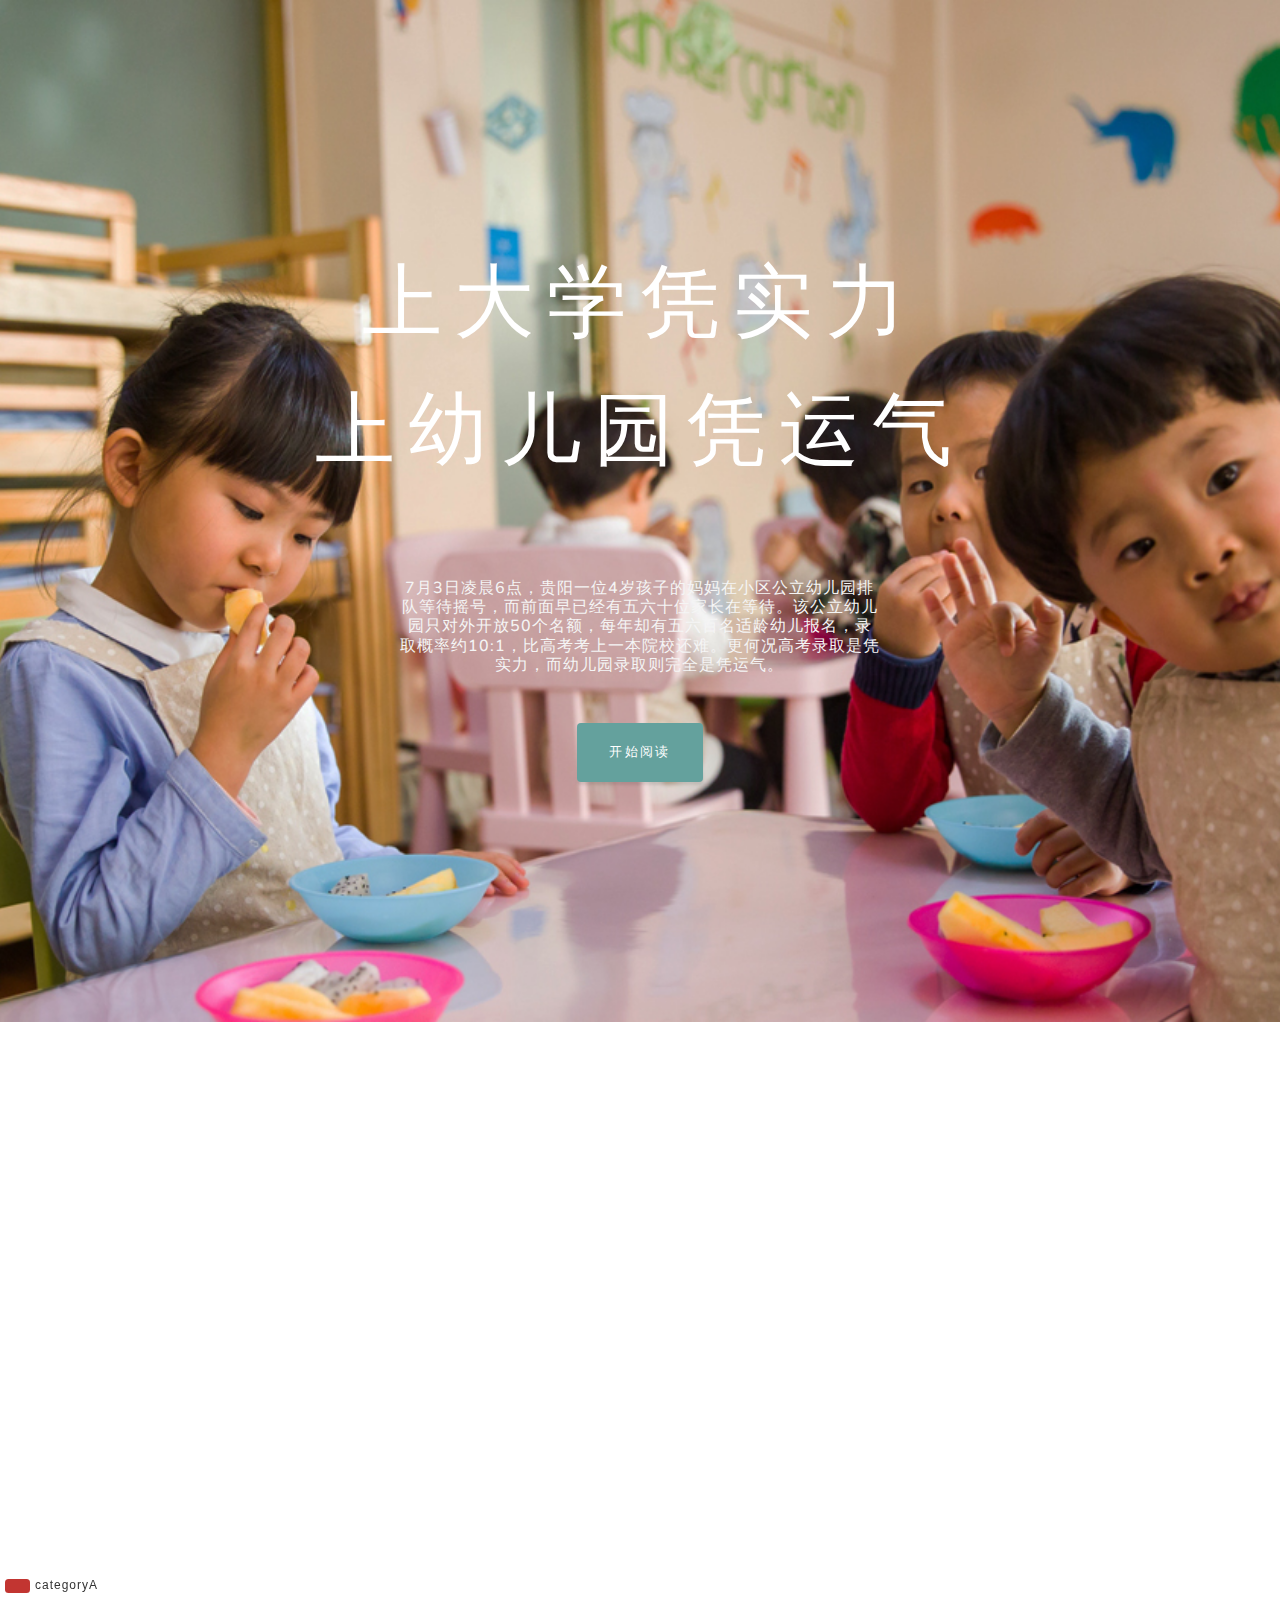
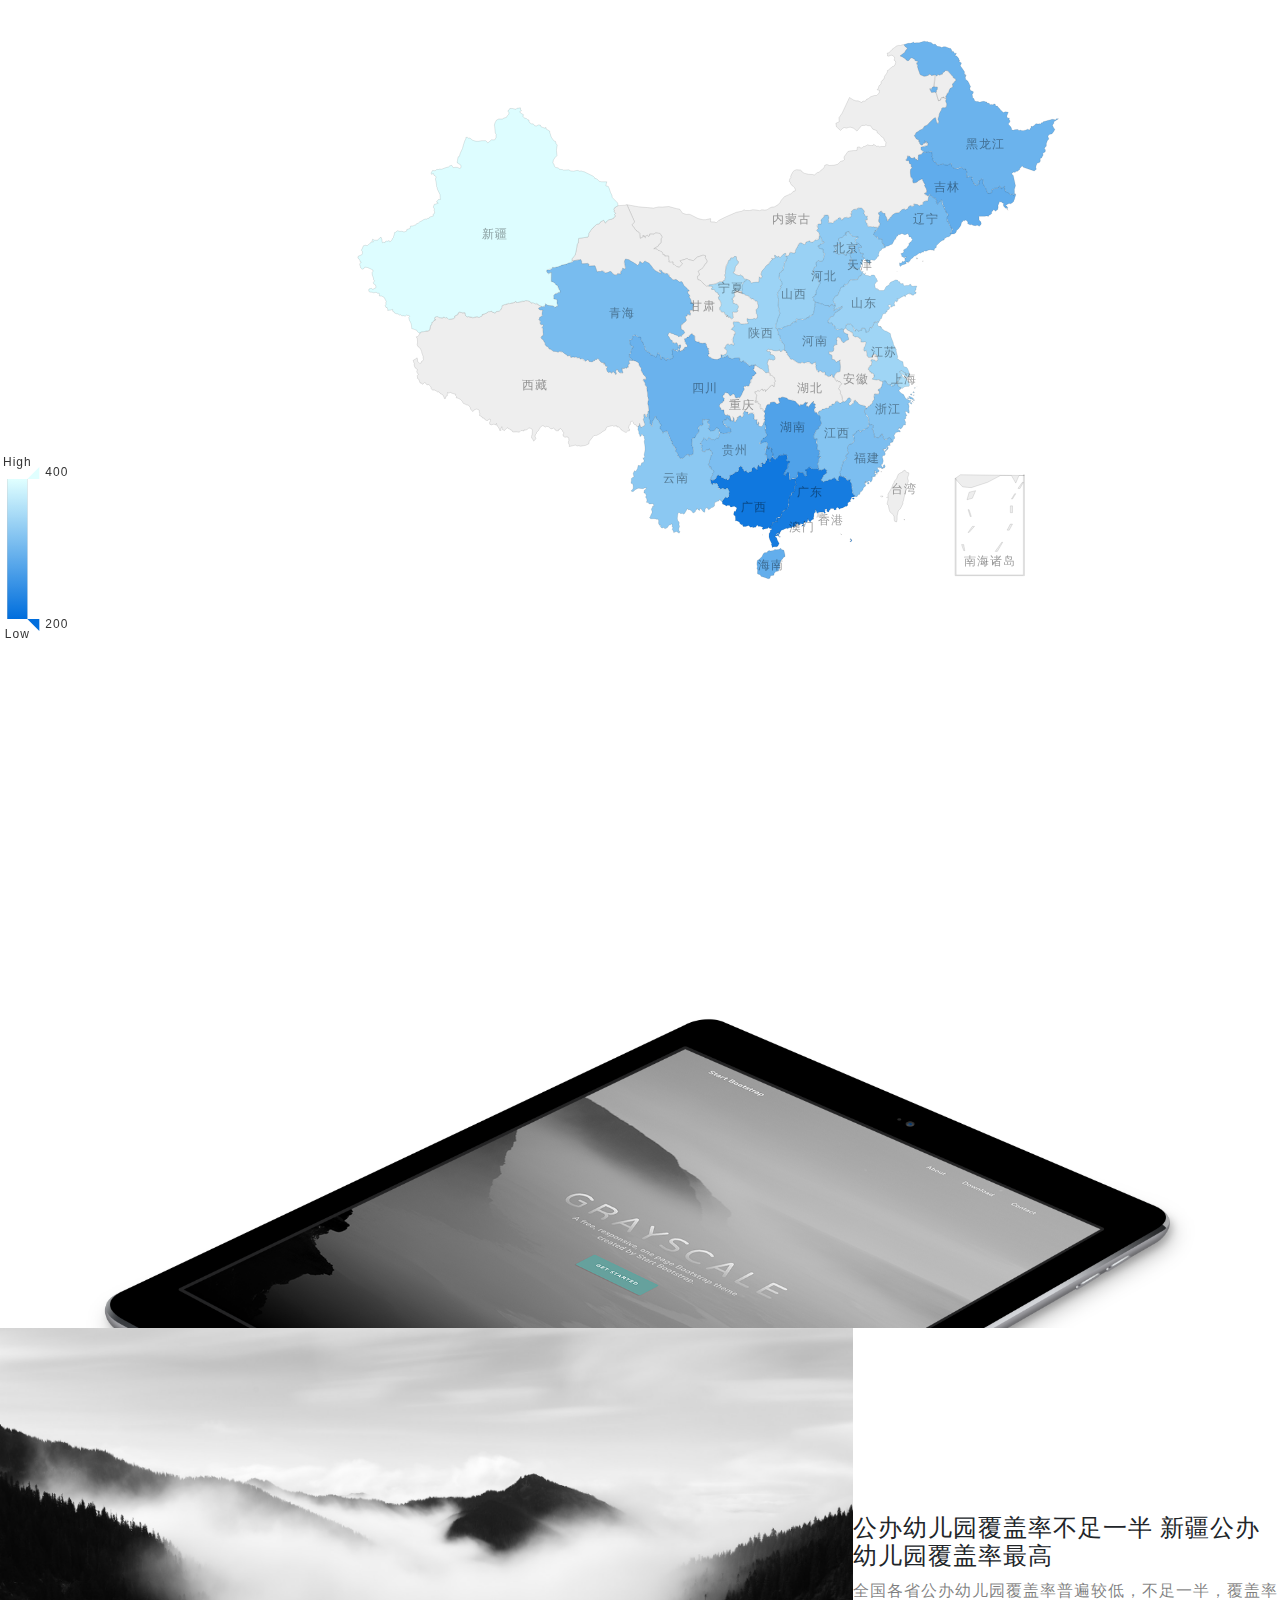
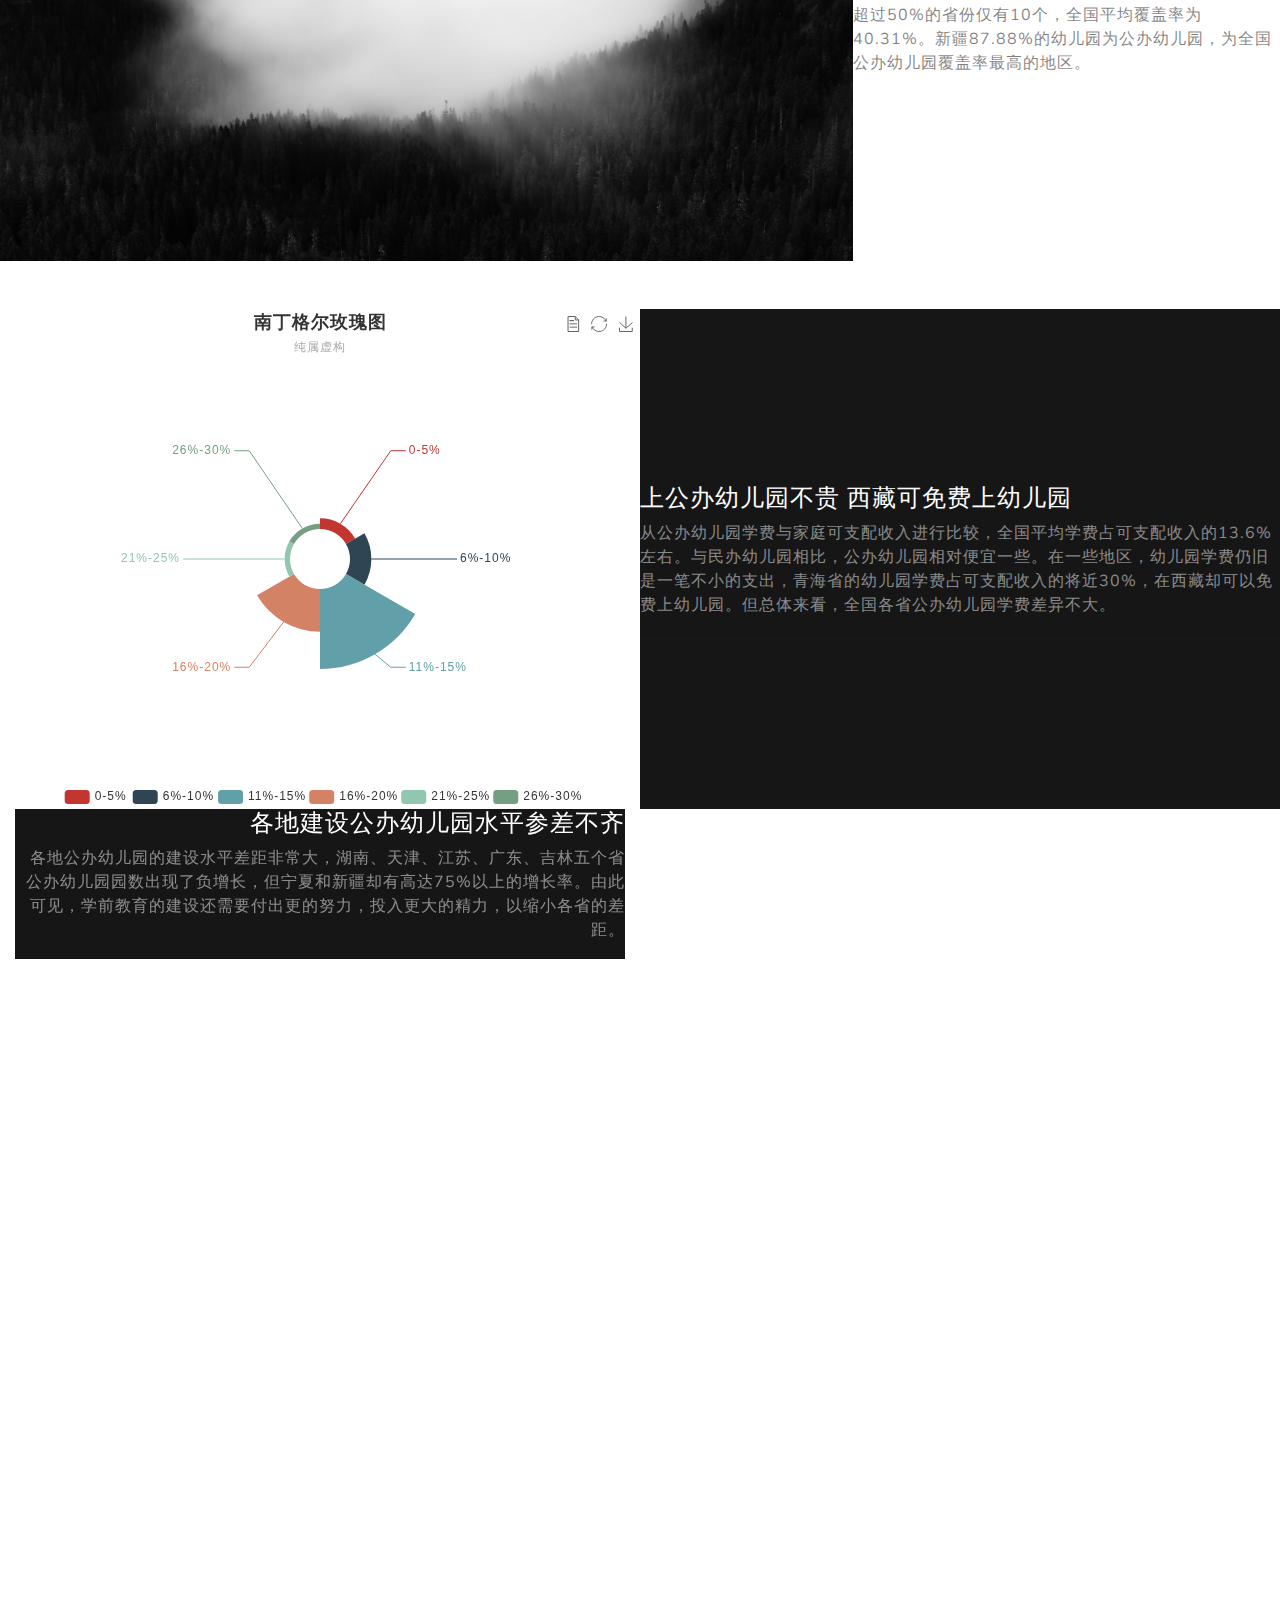
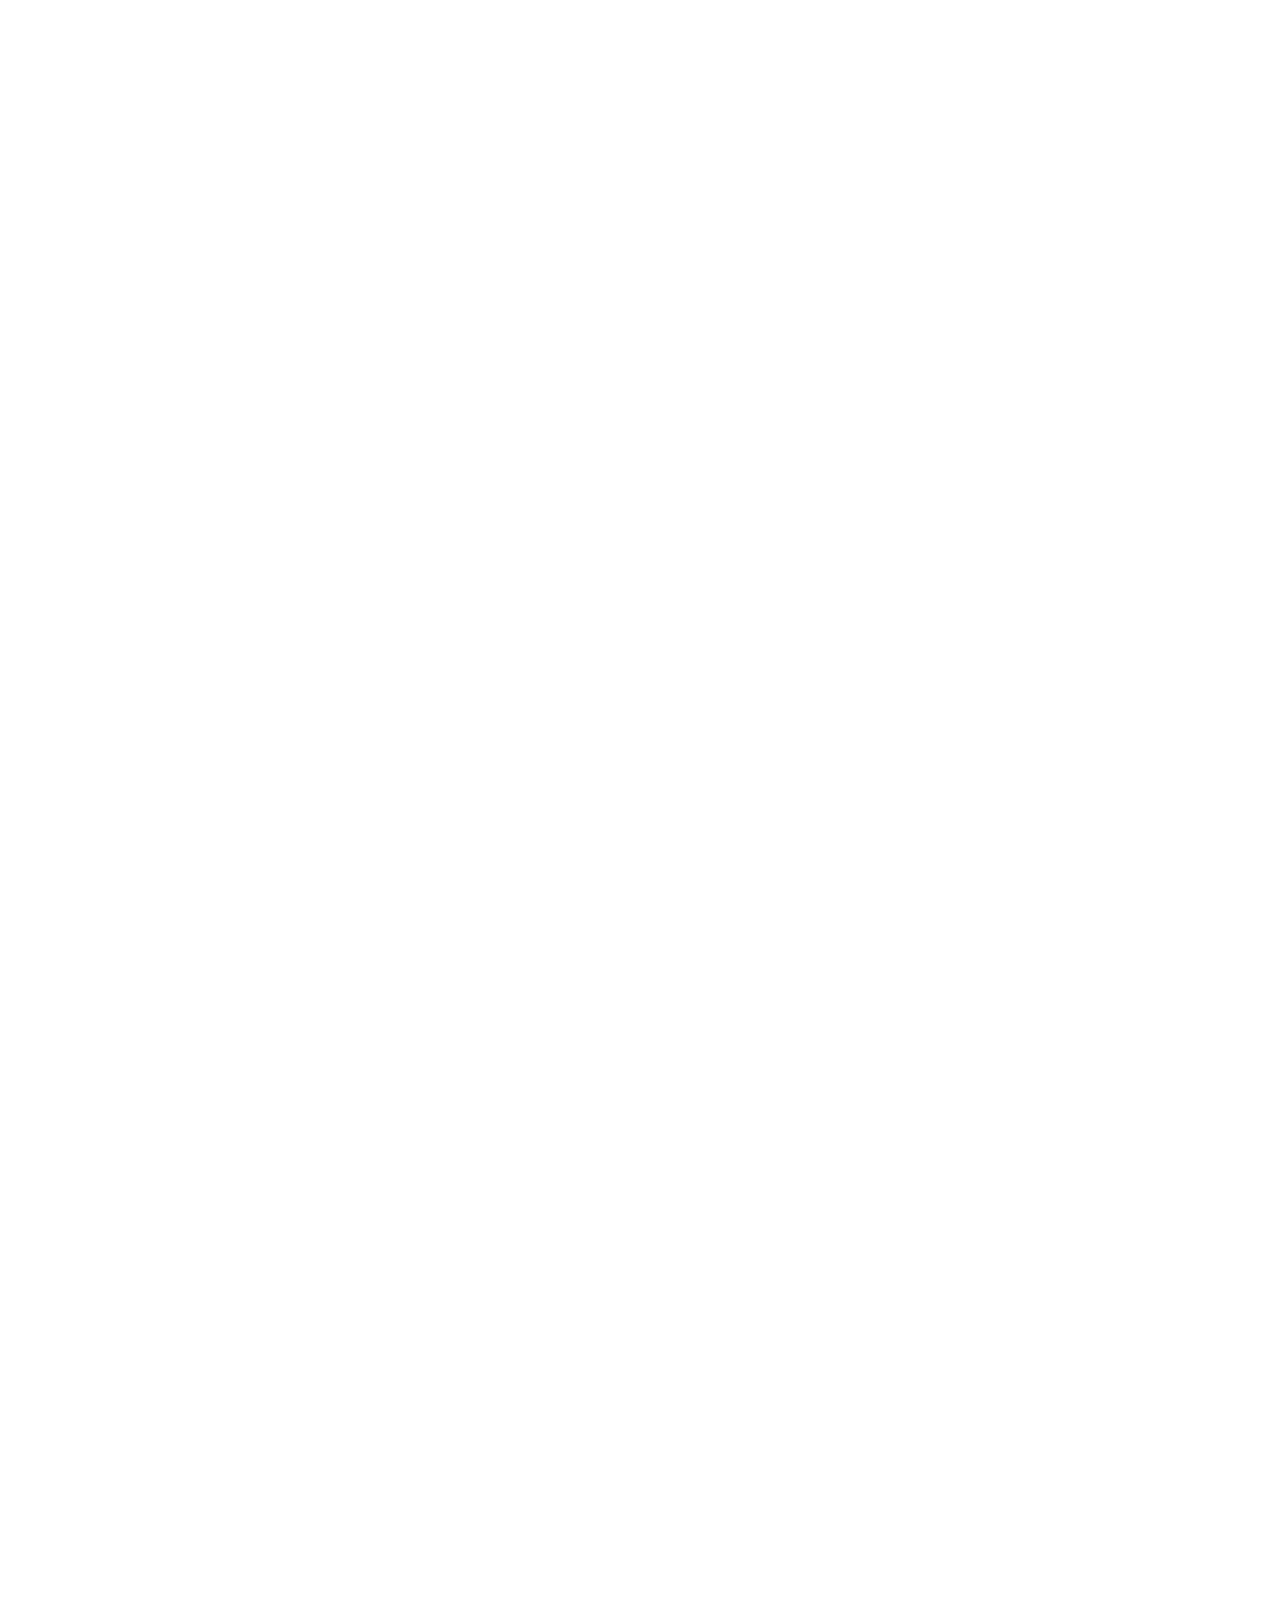
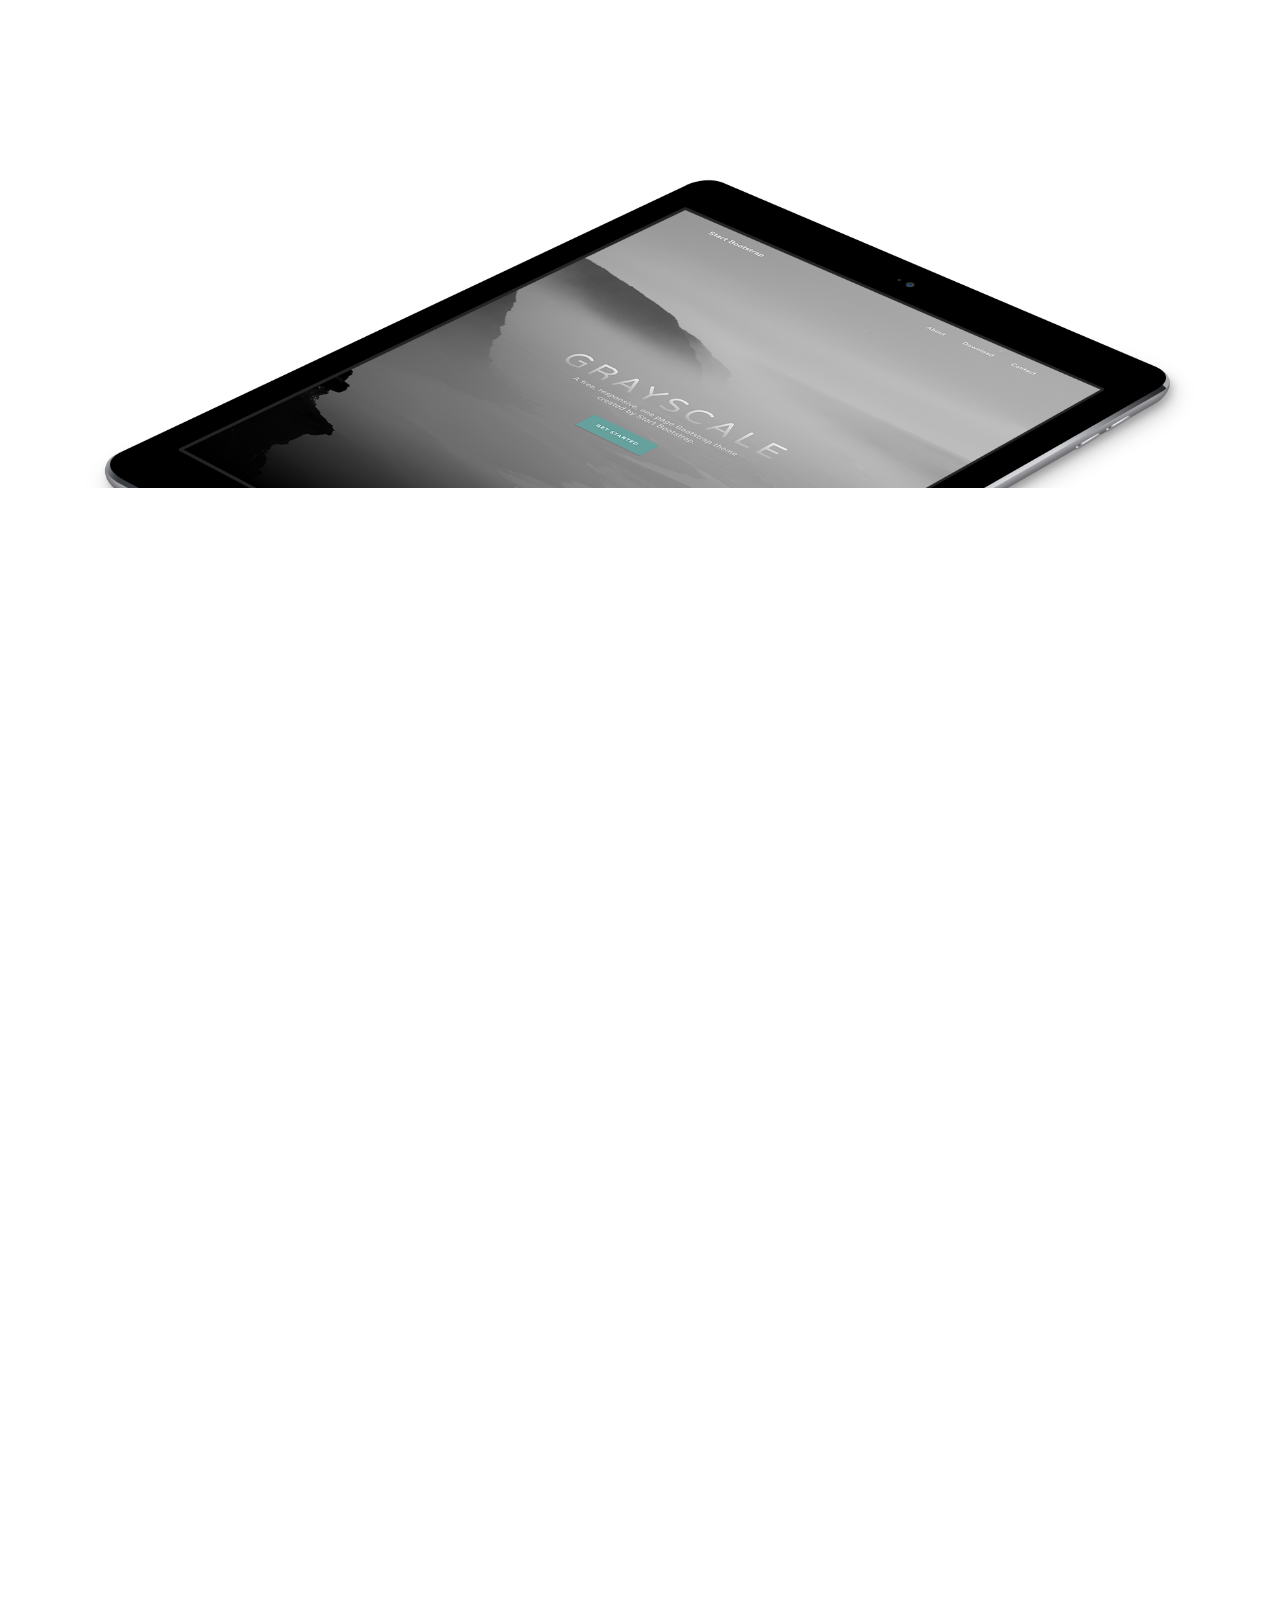
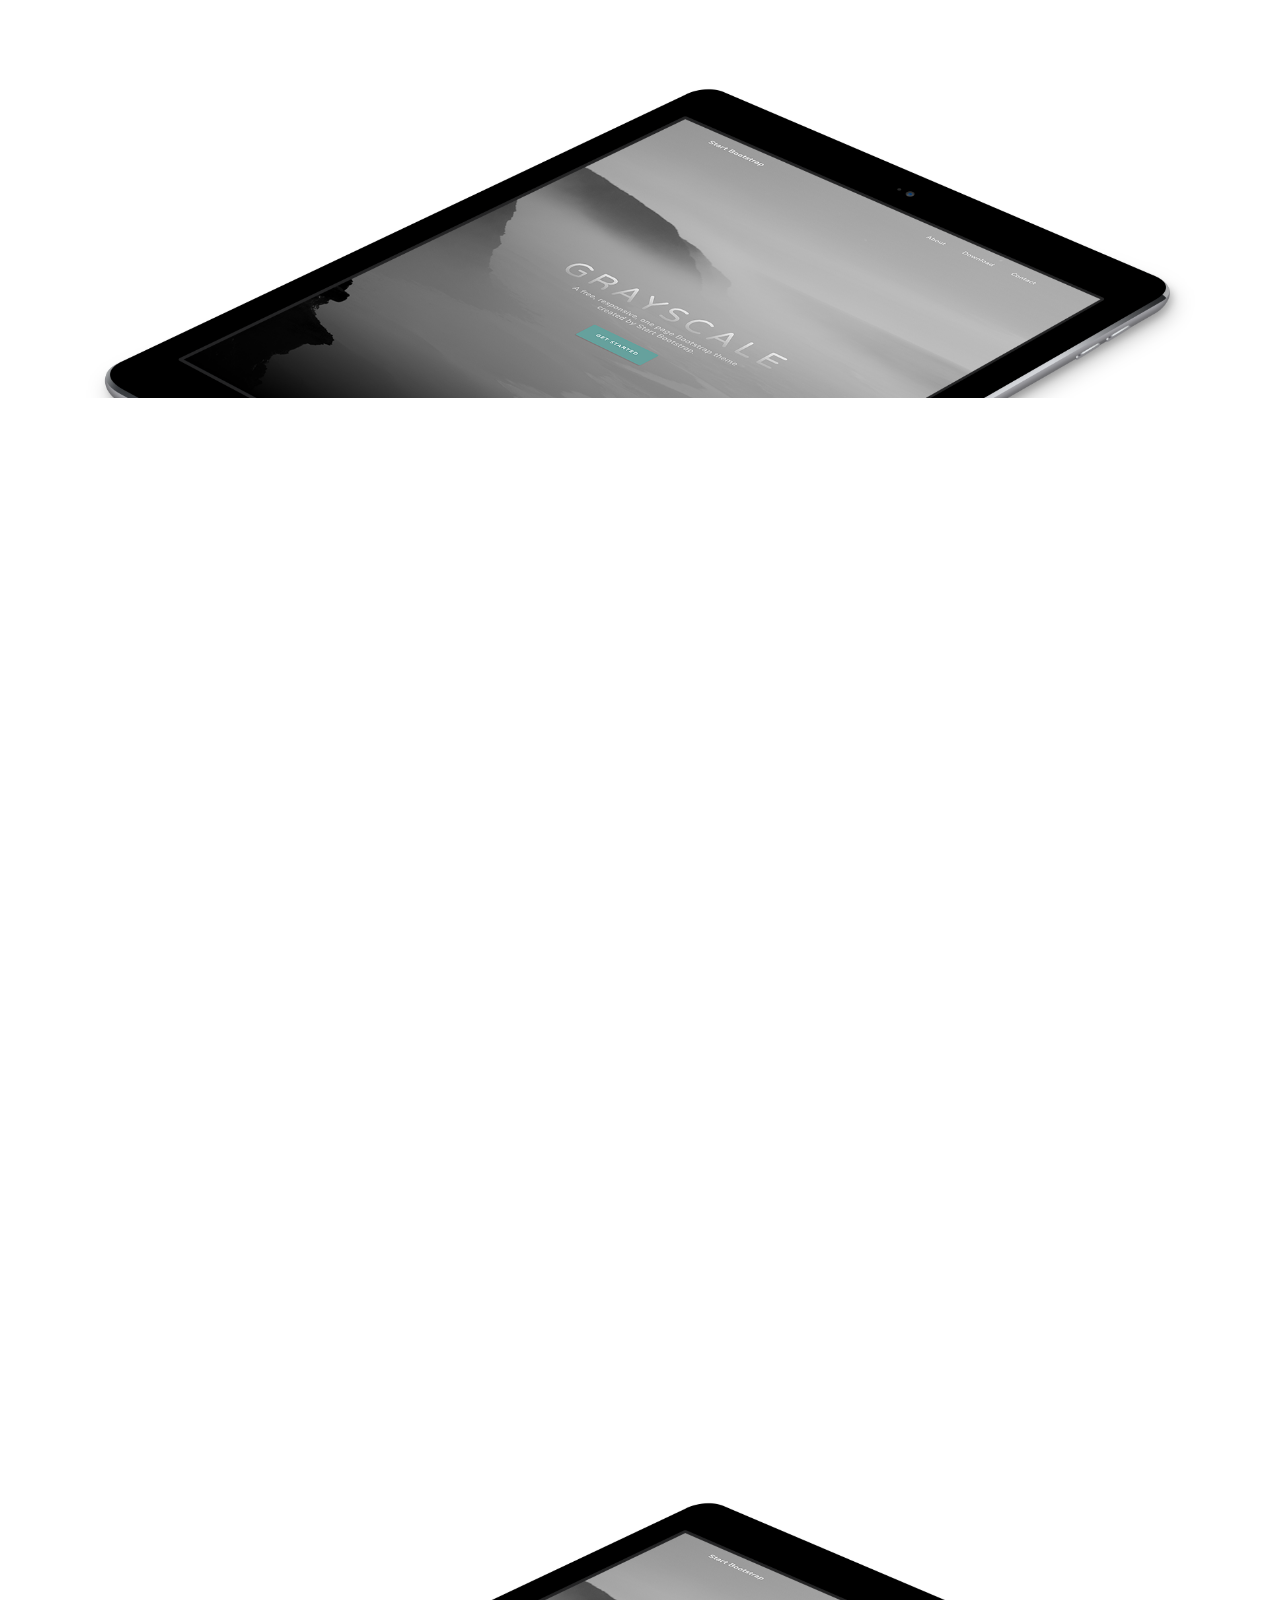
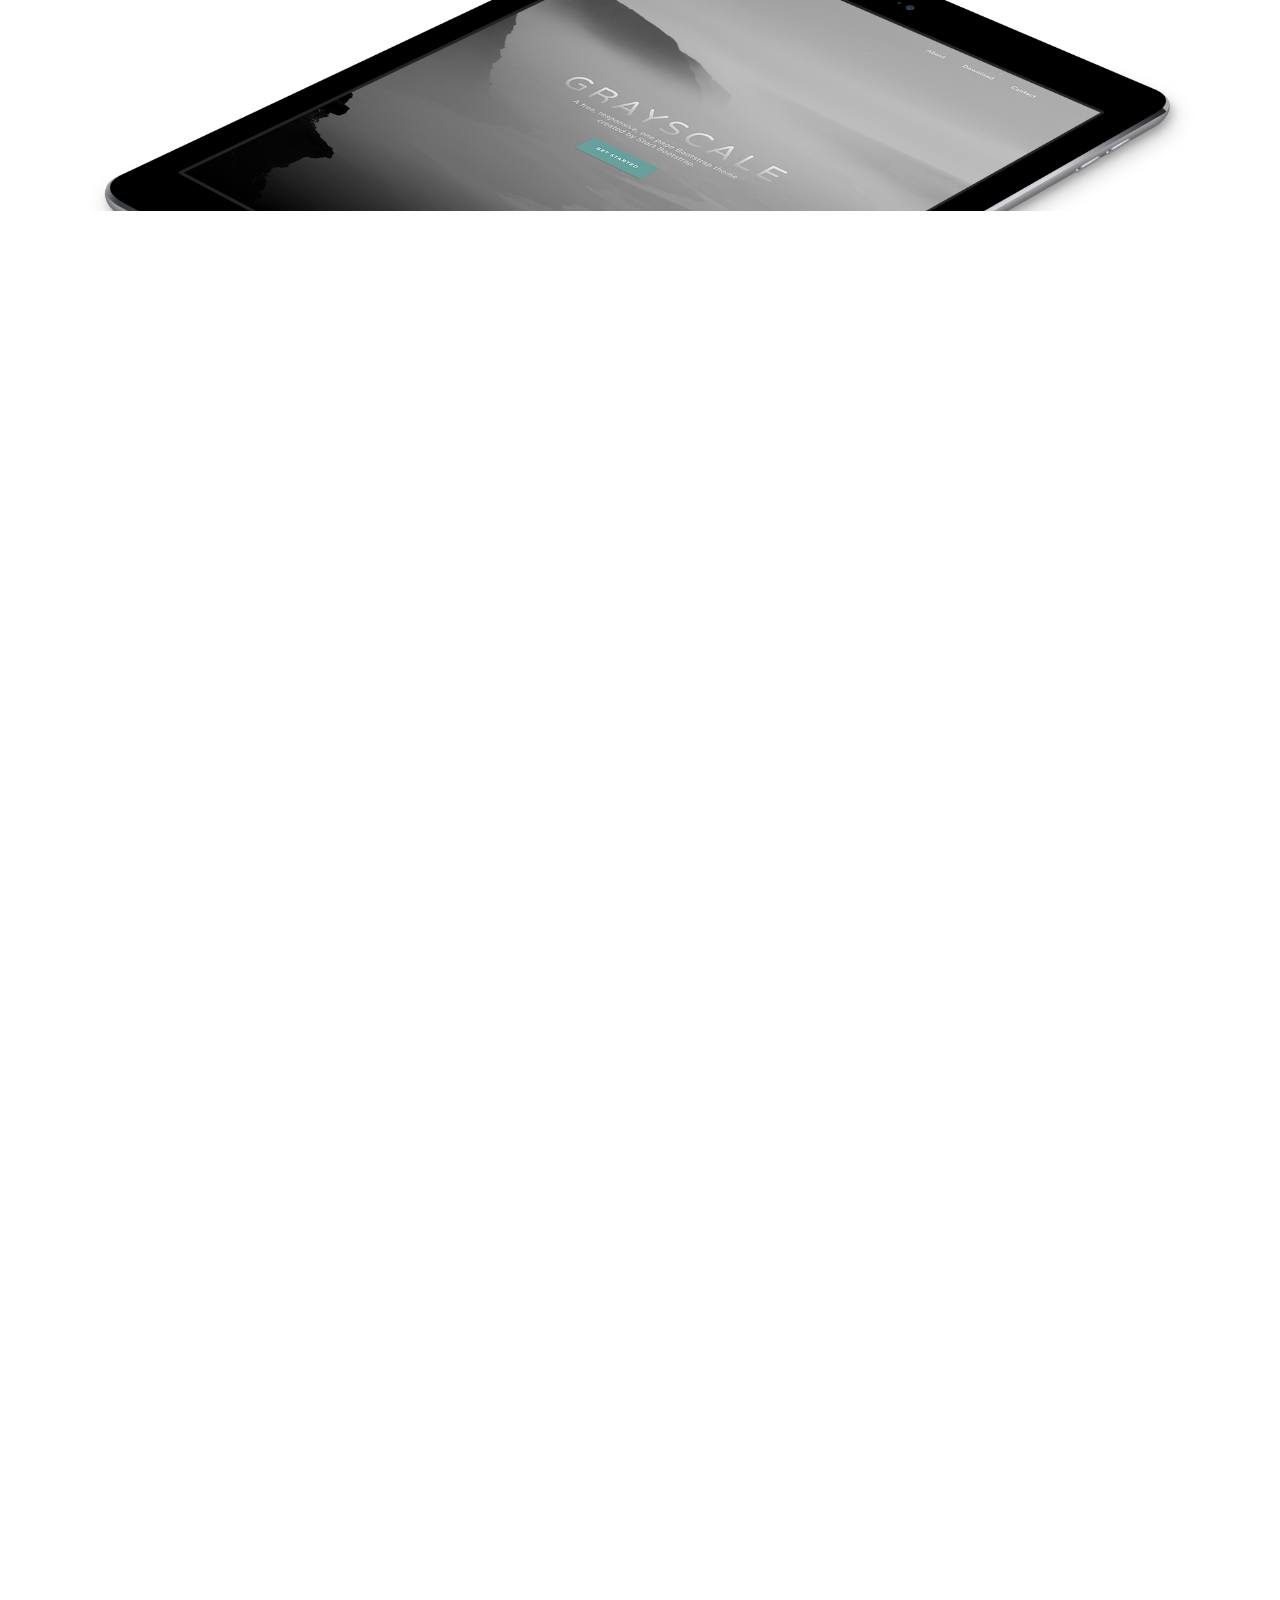
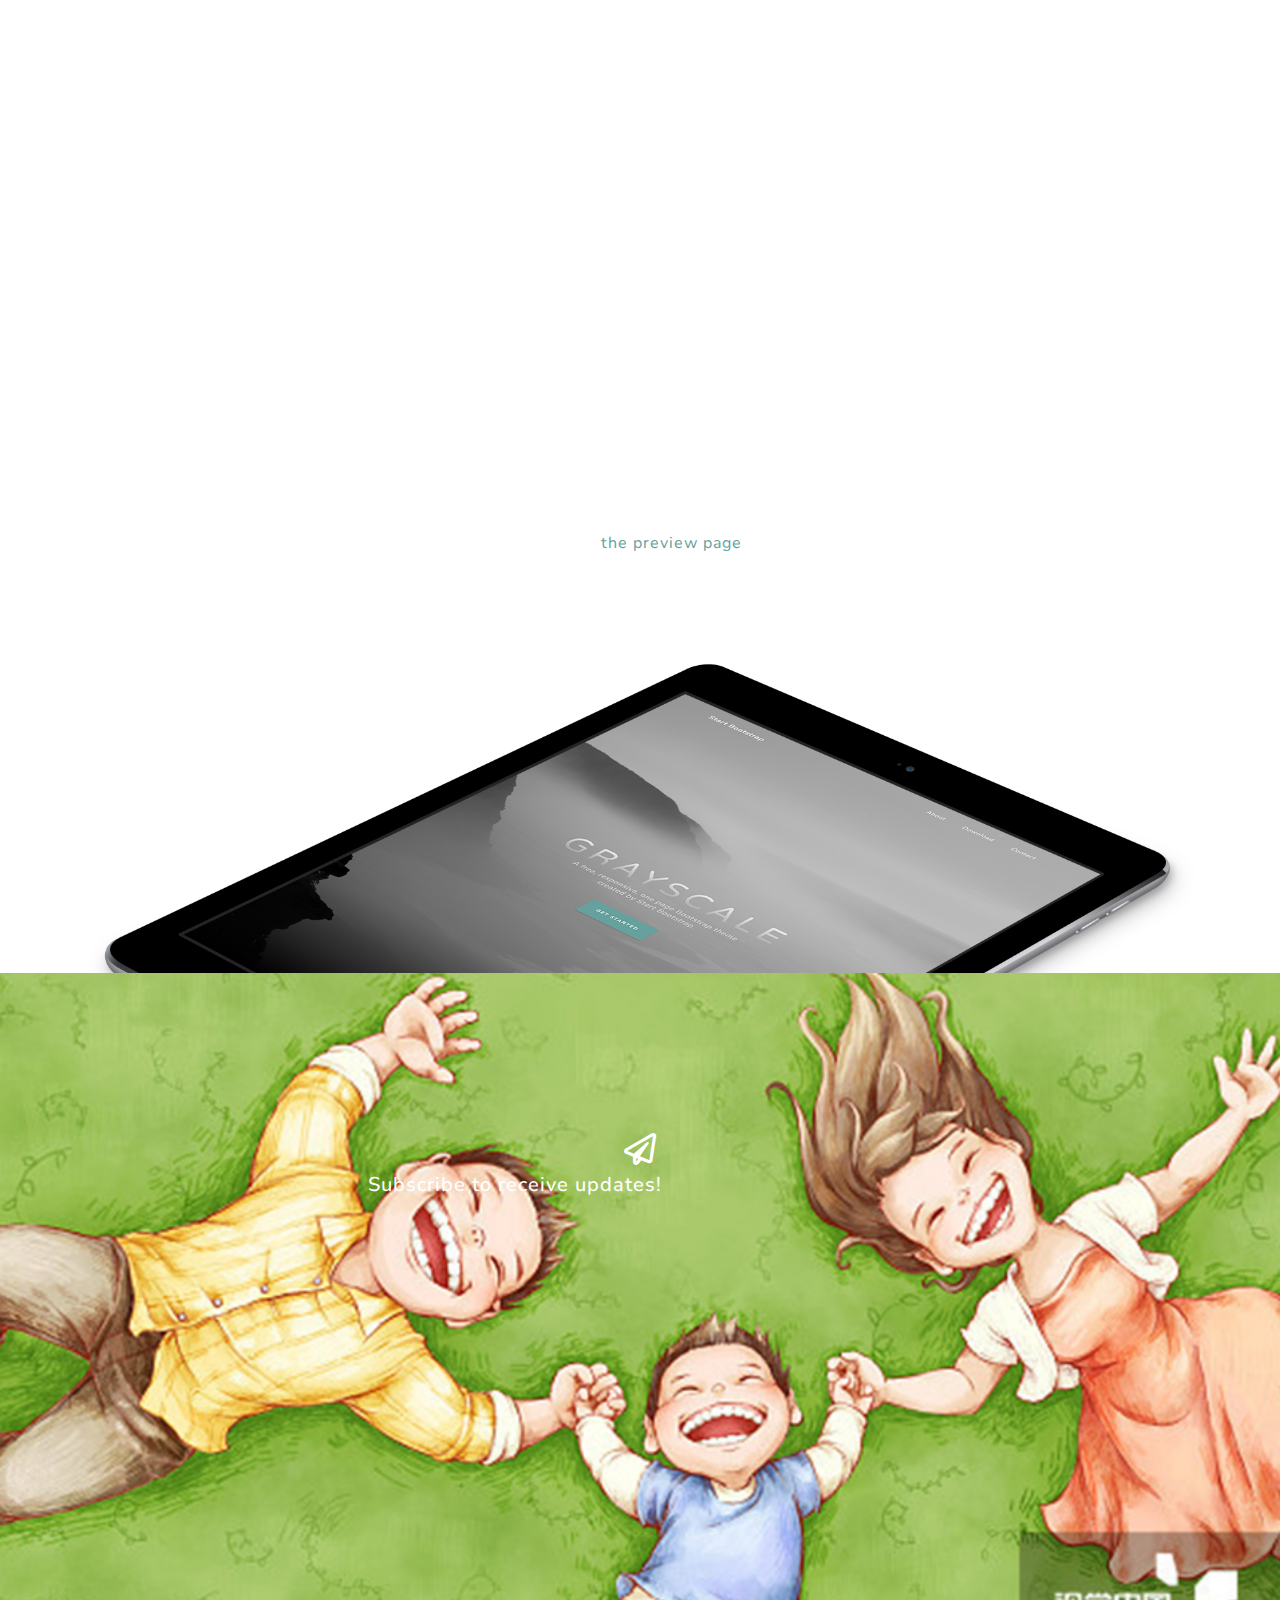
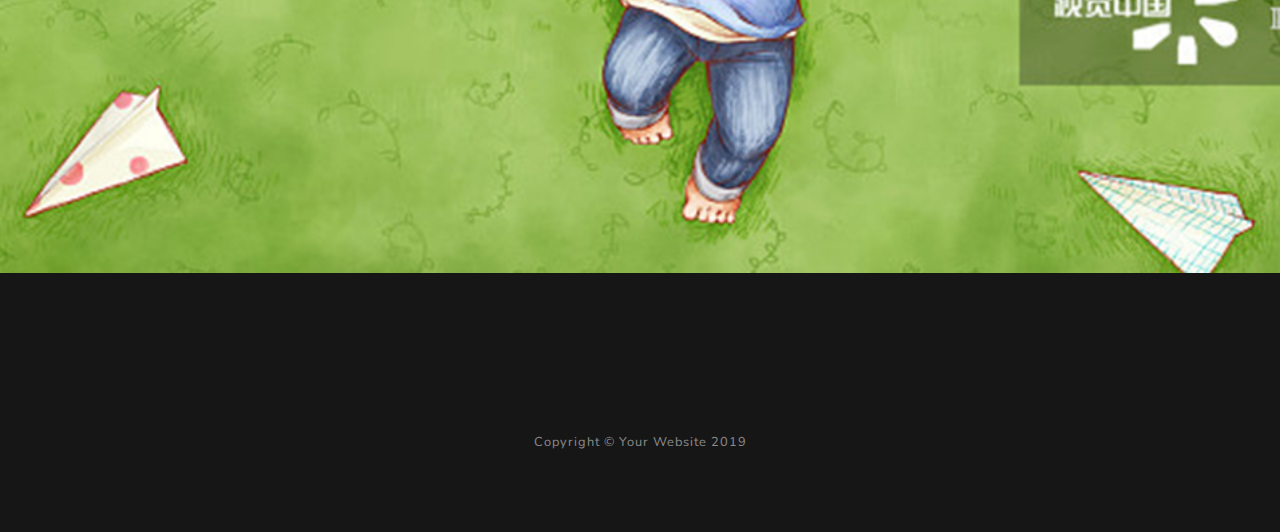
<file: startbootstrap-grayscale-gh-pages/datajournalism/index.html>
<!DOCTYPE html>
<html lang="en">

<head>

    <meta charset="utf-8">
    <meta name="viewport" content="width=device-width, initial-scale=1, shrink-to-fit=no">
    <meta name="description" content="">
    <meta name="author" content="">

    <title>Grayscale - Start Bootstrap Theme</title>

    <!-- Bootstrap core CSS -->
    <link href="vendor/bootstrap/css/bootstrap.min.css" rel="stylesheet">

    <!-- Custom fonts for this template -->
    <link href="vendor/fontawesome-free/css/all.min.css" rel="stylesheet">
    <link href="https://fonts.googleapis.com/css?family=Varela+Round" rel="stylesheet">
    <link href="https://fonts.googleapis.com/css?family=Nunito:200,200i,300,300i,400,400i,600,600i,700,700i,800,800i,900,900i" rel="stylesheet">
    <script src="echarts.min.js"></script>
    <script src="lib/esl.js"></script>
    <script src="lib/config.js"></script>
    <script src="lib/jquery.min.js"></script>
    <script src="lib/facePrint.js"></script>
    <script src="mychart.js"></script>
    <!-- Custom styles for this template -->
    <link href="css/grayscale.min.css" rel="stylesheet">

</head>

<body id="page-top">
    <!-- Header -->
    <header class="masthead1">
        <div class="container d-flex h-100 align-items-center">
            <div class="mx-auto text-center">
                <h1 class="mx-auto my-0 text-uppercase">上大学凭实力</h1>
                <h1 class="mx-auto my-0 text-uppercase">上幼儿园凭运气</h1>
                <h2 class="text-white-50 mx-auto mt-2 mb-5">7月3日凌晨6点，贵阳一位4岁孩子的妈妈在小区公立幼儿园排队等待摇号，而前面早已经有五六十位家长在等待。该公立幼儿园只对外开放50个名额，每年却有五六百名适龄幼儿报名，录取概率约10:1，比高考考上一本院校还难。更何况高考录取是凭实力，而幼儿园录取则完全是凭运气。</h2>
                <a href="#about" class="btn btn-primary js-scroll-trigger">开始阅读</a>
            </div>
        </div>
    </header>

    <!-- About Section -->
    <section id="about" class="about-section1 text-center">
        <div class="container">
            <div class="row">
                <div class="col-lg-8 mx-auto">
                    <!-- <h2 class="text-white mb-4">Built with Bootstrap 4</h2> -->
                    <p class="text-white-50">不仅是贵阳市，全国各地公立幼儿园都面临着入园难的问题2019年，“全面二孩”政策迎来“入园潮”，公办幼儿园可谓是“一位难求”。再加上面临着民办幼儿园学费贵、教学质量参差不齐等诸多问题，导致学前教育成为令许多家庭“头痛”的难题。</p>
                </div>
            </div>
            <!-- <img src="img/ipad.png" class="img-fluid" alt=""> -->
        </div>
    </section>

    <header class="masthead">
        <div id="main" style="width: 1416px;height:672px;"></div>
        <script type="text/javascript">
            var myChart = echarts.init(document.getElementById('main'));
            var v_data = [{
                name: '北京',
                value: 333.6163485,
                a: '58.60%',
                b: '63.98%',
                c: '14.26%'
            }, {
                name: '湖南',
                value: 271.1867076,
                a: '12.22%',
                b: '26.21%',
                c: '18.18%'
            }, {
                name: '福建',
                value: 310.4111361,
                a: '30.36%',
                b: '46.00%',
                c: '14.38%'
            }, {
                name: '贵州',
                value: 310.8131979,
                a: '51.93%',
                b: '0.01%',
                c: '14.37%'
            }, {
                name: '广西',
                value: 214.2475405,
                a: '15.38%',
                b: '0.00%',
                c: '18.09%'
            }, {
                name: '广东',
                value: 219.2929656,
                a: '27.21%',
                b: '0.00%',
                c: '18.09%'
            }, {
                name: '海南',
                value: 288.6977145,
                a: '16.34%',
                b: '23.55%',
                c: '19.95%'
            }, {
                name: '河北',
                value: 327.0685047,
                a: '52.78%',
                b: '53.36%',
                c: '13.13%'
            }, {
                name: '河南',
                value: 324.7076504,
                a: '61.29%',
                b: '32.40%',
                c: '11.90%'
            }, {
                name: '吉林',
                value: 286.062011,
                a: '19.86%',
                b: '38.33%',
                c: '21.06%'
            }, {
                name: '黑龙江',
                value: 295.2421973,
                a: '26.94%',
                b: '39.28%',
                c: '18.67%'
            }, {
                name: '四川',
                value: 294.4762765,
                a: '19.94%',
                b: '42.49%',
                c: '18.95%'
            }, {
                name: '辽宁',
                value: 304.7909637,
                a: '26.83%',
                b: '36.58%',
                c: '12.50%'
            }, {
                name: '江苏',
                value: 341.6636368,
                a: '60.96%',
                b: '66.65%',
                c: '10.28%'
            }, {
                name: '江西',
                value: 318.2151656,
                a: '29.23%',
                b: '28.27%',
                c: '10.89%'
            }, {
                name: '内蒙',
                value: 317.6766333,
                a: '34.02%',
                b: '48.77%',
                c: '12.59%'
            }, {
                name: '宁夏',
                value: 349.2790049,
                a: '44.07%',
                b: '42.17%',
                c: '12.55%'
            }, {
                name: '青海',
                value: 306.9664661,
                a: '64.27%',
                b: '51.49%',
                c: '27.38%'
            }, {
                name: '山东',
                value: 338.3722767,
                a: '57.56%',
                b: '56.21%',
                c: '8.91%'
            }, {
                name: '山西',
                value: 336.2088778,
                a: '57.89%',
                b: '56.66%',
                c: '10.87%'
            }, {
                name: '天津',
                value: 317.1760667,
                a: '38.26%',
                b: '57.42%',
                c: '12.97%'
            }, {
                name: '陕西',
                value: 339.5216478,
                a: '48.87%',
                b: '43.41%',
                c: '3.78%'
            }, {
                name: '上海',
                value: 352.5786334,
                a: '62.23%',
                b: '69.67%',
                c: '7.12%'
            }, {
                name: '新疆',
                value: 397.5549676,
                a: '87.88%',
                b: '87.49%',
                c: '13.52%'
            }, {
                name: '云南',
                value: 324.3644197,
                a: '41.35%',
                b: '46.27%',
                c: '13.73%'
            }, {
                name: '浙江',
                value: 318.5733461,
                a: '27.45%',
                b: '40.19%',
                c: '7.42%'
            }];
            var v_data1 = [{
                name: '北京',
                value: 333.6163485
            }, {
                name: '湖南',
                value: 271.1867076
            }, {
                name: '福建',
                value: 310.4111361
            }, {
                name: '贵州',
                value: 310.8131979
            }, {
                name: '广西',
                value: 214.2475405
            }, {
                name: '广东',
                value: 219.2929656
            }, {
                name: '海南',
                value: 288.6977145
            }, {
                name: '河北',
                value: 327.0685047
            }, {
                name: '河南',
                value: 324.7076504
            }, {
                name: '吉林',
                value: 286.062011
            }, {
                name: '黑龙江',
                value: 295.2421973
            }, {
                name: '四川',
                value: 294.4762765
            }, {
                name: '辽宁',
                value: 304.7909637
            }, {
                name: '江苏',
                value: 341.6636368
            }, {
                name: '江西',
                value: 318.2151656
            }, {
                name: '内蒙',
                value: 317.6766333
            }, {
                name: '宁夏',
                value: 349.2790049
            }, {
                name: '青海',
                value: 306.9664661
            }, {
                name: '山东',
                value: 338.3722767
            }, {
                name: '山西',
                value: 336.2088778
            }, {
                name: '天津',
                value: 317.1760667
            }, {
                name: '陕西',
                value: 339.5216478
            }, {
                name: '上海',
                value: 352.5786334
            }, {
                name: '新疆',
                value: 397.5549676
            }, {
                name: '云南',
                value: 324.3644197
            }, {
                name: '浙江',
                value: 318.5733461
            }];


            var geoCoordMap = {
                '合肥': [31.52, 117.17],
                '北京': [39.55, 116.24],
                '重庆': [29.59, 106.54],
                '福州': [26.05, 119.18],
                '兰州': [36.04, 103.51],
                '广州': [23.08, 113.14],
                '南宁': [22.48, 108.19],
                '贵阳': [26.35, 106.42],
                '海口': [20.02, 110.2],
                '石家庄': [38.02, 114.3],
                '郑州': [34.46, 113.4],
                '哈尔滨': [45.44, 126.36],
                '武汉': [30.35, 114.17],
                '长沙': [28.12, 112.59],
                '长春': [43.54, 125.19],
                '南京': [32.03, 118.46],
                '南昌': [28.4, 115.55],
                '沈阳': [41.48, 123.25],
                '呼和浩特': [40.48, 111.41],
                '银川': [38.27, 106.16],
                '西宁': [36.38, 101.48],
                '济南': [36.4, 117],
                '太原': [37.54, 112.33],
                '西安': [34.17, 108.57],
                '上海': [31.14, 121.29],
                '成都': [30.4, 104.04],
                '天津': [39.02, 117.12],
                '拉萨': [29.39, 91.08],
                '乌鲁木齐': [43.45, 87.36],
                '昆明': [25.04, 102.42],
                '杭州': [30.16, 120.1]
            };

            require([
                'echarts'
            ], function(echarts) {

                require(['map/js/china'], function() {
                    var chart = echarts.init(document.getElementById('main'));

                    chart.setOption({
                        aria: {
                            show: true
                        },
                        tooltip: {},
                        legend: {
                            orient: 'vertical',
                            left: 'left',
                            data: ['categoryA']
                        },
                        visualMap: {
                            min: 200,
                            max: 400,
                            left: 'left',
                            top: 'bottom',
                            text: ['High', 'Low'],
                            seriesIndex: [0],
                            inRange: {
                                color: ['#006edd', '#e0ffff']
                            },
                            calculable: true
                        },
                        geo: {
                            map: 'china',
                            roam: false,
                            label: {
                                normal: {
                                    show: true,
                                    textStyle: {
                                        color: 'rgba(0,0,0,0.4)'
                                    }
                                }
                            },
                            itemStyle: {
                                normal: {
                                    borderColor: 'rgba(0, 0, 0, 0.2)'
                                },
                                emphasis: {
                                    color: null,
                                    areaColor: null,
                                    shadowOffsetX: 0,
                                    shadowOffsetY: 0,
                                    shadowBlur: 20,
                                    borderWidth: 0,
                                    shadowColor: 'rgba(0, 0, 0, 0.5)'
                                }
                            }
                        },
                        series: [{
                            name: 'categoryA',
                            type: 'map',
                            geoIndex: 0,
                            tooltip: {
                                formatter: function(params) {
                                    if (params.data != null) {
                                        return [
                                            '得分：' + params.data['value'] + '<br/>',
                                            '公办幼儿园比：' + params.data['a'] + '<br/>',
                                            '公办人数比：' + params.data['b'] + '<br/>',
                                            '收入学费比：' + params.data['c']
                                        ].join('');
                                    }

                                    // return param.a;
                                }
                            },
                            data: v_data
                        }]
                    });

                    chart.on('click', function(param) {
                        alert('asdf');
                    });
                });
            });
        </script>



        <!-- About Section -->
        <section id="about" class="about-section text-center">
            <div class="container">
                <div class="row">
                    <div class="col-lg-8 mx-auto">
                        <h2 class="text-white mb-4">湖南公办幼儿园入园最难 新疆和上海入园最容易</h2>
                        <p class="text-white-50">湖南省公办幼儿园入园最难，新疆和上海最为容易。虽然上海的公办幼儿园入园难度低，这却是相对于上海本地户口的人来说的。对于非本市户籍的人来说，入园极其困难，最大难点在于其严苛的入园条件。以上海黄浦区公办幼儿园入园条件为例：非本市户籍幼儿及父母需持有招生区域内有效的居住证或居住登记凭证；根据积分管理制度，父母一方持本区居住证且积分达到标准分值的非本市户籍适龄儿童，在全区范围内统筹安排入园。想要进入公办幼儿园必须具有该片区的户口，但是上海市学区房5万元/平起，最贵甚至达到11万/平，如此高昂的房价使得落户难上加难，再加上严格的居住证和积分制度，种种因素都导致上海的公办幼儿园录取对于非本地户籍人口来说并非
                            “友好”。
                        </p>
                    </div>
                </div>
                <img src="img/ipad.png" class="img-fluid" alt="">
            </div>
        </section>
        <!-- Featured Project Row -->
        <div class="row align-items-center no-gutters mb-4 mb-lg-5">
            <div class="col-xl-8 col-lg-7">
                <img class="img-fluid mb-3 mb-lg-0" src="img/bg-masthead.jpg" alt="">
            </div>
            <div class="col-xl-4 col-lg-5">
                <div class="featured-text text-center text-lg-left">
                    <h4>公办幼儿园覆盖率不足一半 新疆公办幼儿园覆盖率最高</h4>
                    <p class="text-black-50 mb-0">全国各省公办幼儿园覆盖率普遍较低，不足一半，覆盖率超过50%的省份仅有10个，全国平均覆盖率为40.31%。新疆87.88%的幼儿园为公办幼儿园，为全国公办幼儿园覆盖率最高的地区。</p>
                </div>
            </div>
        </div>

        <!-- Project One Row -->
        <div class="row justify-content-center no-gutters mb-5 mb-lg-0">
            <div class="col-lg-6">
                <div id="main2" style="max-width: 100%; height: 500px; text-align: center; vertical-align: middle;"></div>
                <script type="text/javascript">
                    var myChart2 = echarts.init(document.getElementById('main2'));
                    var option = {
                        title: {
                            text: '南丁格尔玫瑰图',
                            subtext: '纯属虚构',
                            x: 'center'
                        },
                        tooltip: {
                            trigger: 'item',
                            formatter: "{a} <br/>{b} : {c} ({d}%)"
                        },
                        legend: {
                            x: 'center',
                            y: 'bottom',
                            data: ['0-5%', '6%-10%', '11%-15%', '16%-20%', '21%-25%', '26%-30%']
                        },
                        toolbox: {
                            show: true,
                            feature: {
                                mark: {
                                    show: true
                                },
                                dataView: {
                                    show: true,
                                    readOnly: false
                                },
                                magicType: {
                                    show: true,
                                    type: ['pie', 'funnel']
                                },
                                restore: {
                                    show: true
                                },
                                saveAsImage: {
                                    show: true
                                }
                            }
                        },
                        calculable: true,
                        series: [{
                            name: '面积模式',
                            type: 'pie',
                            radius: [30, 110],
                            center: ['50%', '50%'],
                            roseType: 'area',
                            data: [{
                                name: '0-5%',
                                value: 2
                            }, {
                                name: '6%-10%',
                                value: 4
                            }, {
                                name: '11%-15%',
                                value: 15
                            }, {
                                name: '16%-20%',
                                value: 8
                            }, {
                                name: '21%-25%',
                                value: 1
                            }, {
                                name: '26%-30%',
                                value: 1
                            }]
                        }]
                    };
                    myChart2.setOption(option);
                </script>
            </div>

            <div class="col-lg-6">
                <div class="bg-black text-center h-100 project">
                    <div class="d-flex h-100">
                        <div class="project-text w-100 my-auto text-center text-lg-left">
                            <h4 class="text-white">上公办幼儿园不贵 西藏可免费上幼儿园</h4>
                            <p class="mb-0 text-white-50">从公办幼儿园学费与家庭可支配收入进行比较，全国平均学费占可支配收入的13.6%左右。与民办幼儿园相比，公办幼儿园相对便宜一些。在一些地区，幼儿园学费仍旧是一笔不小的支出，青海省的幼儿园学费占可支配收入的将近30%，在西藏却可以免费上幼儿园。但总体来看，全国各省公办幼儿园学费差异不大。</p>
                            <hr class="d-none d-lg-block mb-0 ml-0">
                        </div>
                    </div>
                </div>
            </div>
        </div>

        <!-- Project Two Row -->
        <div class="row justify-content-center no-gutters">
            <!--<div class="col-lg-6" id="myAreahart4">
                        <img class="img-fluid" src="myAreahart4" alt="">-->
        </div>
        <div class="col-lg-6 order-lg-first">
            <div class="bg-black text-center h-100 project">
                <div class="d-flex h-100">
                    <div class="project-text w-100 my-auto text-center text-lg-right">
                        <h4 class="text-white">各地建设公办幼儿园水平参差不齐</h4>
                        <p class="mb-0 text-white-50">各地公办幼儿园的建设水平差距非常大，湖南、天津、江苏、广东、吉林五个省公办幼儿园园数出现了负增长，但宁夏和新疆却有高达75%以上的增长率。由此可见，学前教育的建设还需要付出更的努力，投入更大的精力，以缩小各省的差距。</p>
                        <hr class="d-none d-lg-block mb-0 mr-0">
                    </div>
                </div>
            </div>
        </div>
        </div>

        </div>
        </section>


        <!-- About Section -->
        <section id="about" class="about-section text-center">
            <div class="container">
                <div class="row">
                    <div class="col-lg-8 mx-auto">
                        <h2 class="text-white mb-4">民办幼儿园比上大学更贵</h2>
                        <p class="text-white-50">既然上公办幼儿园这么难了，还可以选择民办幼儿园，虽然学费贵一点，但是限制条件少很多。然而，民办幼儿园学费只贵了一点吗？以上海市徐汇区为例，民办幼儿园平均学费在7500元左右，最贵的甚至达到15000/月，上一个幼儿园比读大学还要贵！假设一个普通大学生一个月生活费为1500元，学费为6000元一年，加上1500的住宿费，一年（九个月）共计花费21000元，而在上海民办幼儿园以一个月7500的学费进行计算，一年需要花费67500元，相当于养3个大学生。</p>
                    </div>
                </div>
                <!--<img src="img/ipad.png" class="img-fluid" alt="">-->
            </div>
        </section>

        <header class="masthead">
            <div class="container d-flex h-100 align-items-center">
            </div>
        </header>

        <header class="masthead">
            <div class="container d-flex h-100 align-items-center">
            </div>
        </header>

        <!-- About Section -->
        <section id="about" class="about-section text-center">
            <div class="container">
                <div class="row">
                    <div class="col-lg-8 mx-auto">
                        <h2 class="text-white mb-4">上海教师学历最高 全国教师学历水平普遍偏低</h2>
                        <p class="text-white-50">除了“入学难”“入学贵”等问题以外，“虐童”事件频繁发生，引起全民关注，幼儿园教师素质已经成为一个令人忧心的问题。 纵观全国的幼儿园教师学历，专科学历占据大半，本科学历占比在23%左右。但是值得关注的是，高中及高中以下学历的教师占比仍然有18.12%，江西省占比甚至超过30%。这也说明了幼儿园的教师学历水平偏低，提高教师整体素质迫在眉睫。 其中，上海教师学历最高，本科学历的教师占比高达74%。
                        </p>
                    </div>
                </div>
                <img src="img/ipad.png" class="img-fluid" alt="">
            </div>
        </section>

        <header class="masthead">
            <div class="container d-flex h-100 align-items-center">
            </div>
        </header>

        <!-- About Section -->
        <section id="about" class="about-section text-center">
            <div class="container">
                <div class="row">
                    <div class="col-lg-8 mx-auto">
                        <h2 class="text-white mb-4">幼儿园教师与保育员紧缺 “两教一保”标准难达到</h2>
                        <p class="text-white-50">教师学历低只是其中之一的问题，专职教师少、保育员不足这两大问题也不容忽视。教育部部长陈宝生在答中外记者问上提出；“教育部总结我们自己的经验，借鉴国际经验，对教师、保育员和学生的比例有一个基本的要求，保教比大体上老师是1：15，保育员是1：30，叫做每个班“‘两教一保’。”专职教师师生比的情况不容乐观，仅有7个省份能达到15:1的比例，仍然有超过半数的省份不能达到。</p>
                    </div>
                </div>
                <img src="img/ipad.png" class="img-fluid" alt="">
            </div>
        </section>

        <header class="masthead">
            <div class="container d-flex h-100 align-items-center">
            </div>
        </header>

        <!-- About Section -->
        <section id="about" class="about-section text-center">
            <div class="container">
                <div class="row">
                    <div class="col-lg-8 mx-auto">
                        <!--<h2 class="text-white mb-4">Built with Bootstrap 4</h2>-->
                        <p class="text-white-50">30:1的保育比，全国没有省份能达到这一标准，甚至西藏的保育比为305:1，表明保育员的数量十分稀缺。就如陈宝生部长所指出的“我们现在要缺教师71万，缺保育员是76万。”，问题的解决任重而道远。</p>
                    </div>
                </div>
                <img src="img/ipad.png" class="img-fluid" alt="">
            </div>
        </section>

        <header class="masthead">
            <div class="container d-flex h-100 align-items-center">

            </div>
        </header>

        <header class="masthead">
            <div class="container d-flex h-100 align-items-center">

            </div>
        </header>

        <!-- About Section -->
        <section id="about" class="about-section text-center">
            <div class="container">
                <div class="row">
                    <div class="col-lg-8 mx-auto">
                        <h2 class="text-white mb-4">Built with Bootstrap 4</h2>
                        <p class="text-white-50">Grayscale is a free Bootstrap theme created by Start Bootstrap. It can be yours right now, simply download the template on
                            <a href="http://startbootstrap.com/template-overviews/grayscale/">the preview page</a>. The theme is open source, and you can use it for any purpose, personal or commercial.</p>
                    </div>
                </div>
                <img src="img/ipad.png" class="img-fluid" alt="">
            </div>
        </section>

        <!-- Signup Section -->
        <section id="signup" class="signup-section">
            <div class="container">
                <div class="row">
                    <div class="col-md-10 col-lg-8 mx-auto text-center">

                        <i class="far fa-paper-plane fa-2x mb-2 text-white"></i>
                        <h2 class="text-white mb-5">Subscribe to receive updates!</h2>
                    </div>
                </div>
            </div>
        </section>



        <!-- Contact Section -->
        <section class="contact-section bg-black">
            <div class="container">
            </div>
        </section>



        <!-- Footer -->
        <footer class="bg-black small text-center text-white-50">
            <div class="container">
                Copyright &copy; Your Website 2019
            </div>
        </footer>

        <!-- Bootstrap core JavaScript -->
        <script src="vendor/jquery/jquery.min.js"></script>
        <script src="vendor/bootstrap/js/bootstrap.bundle.min.js"></script>

        <!-- Plugin JavaScript -->
        <script src="vendor/jquery-easing/jquery.easing.min.js"></script>
</body>

</html>
</file>
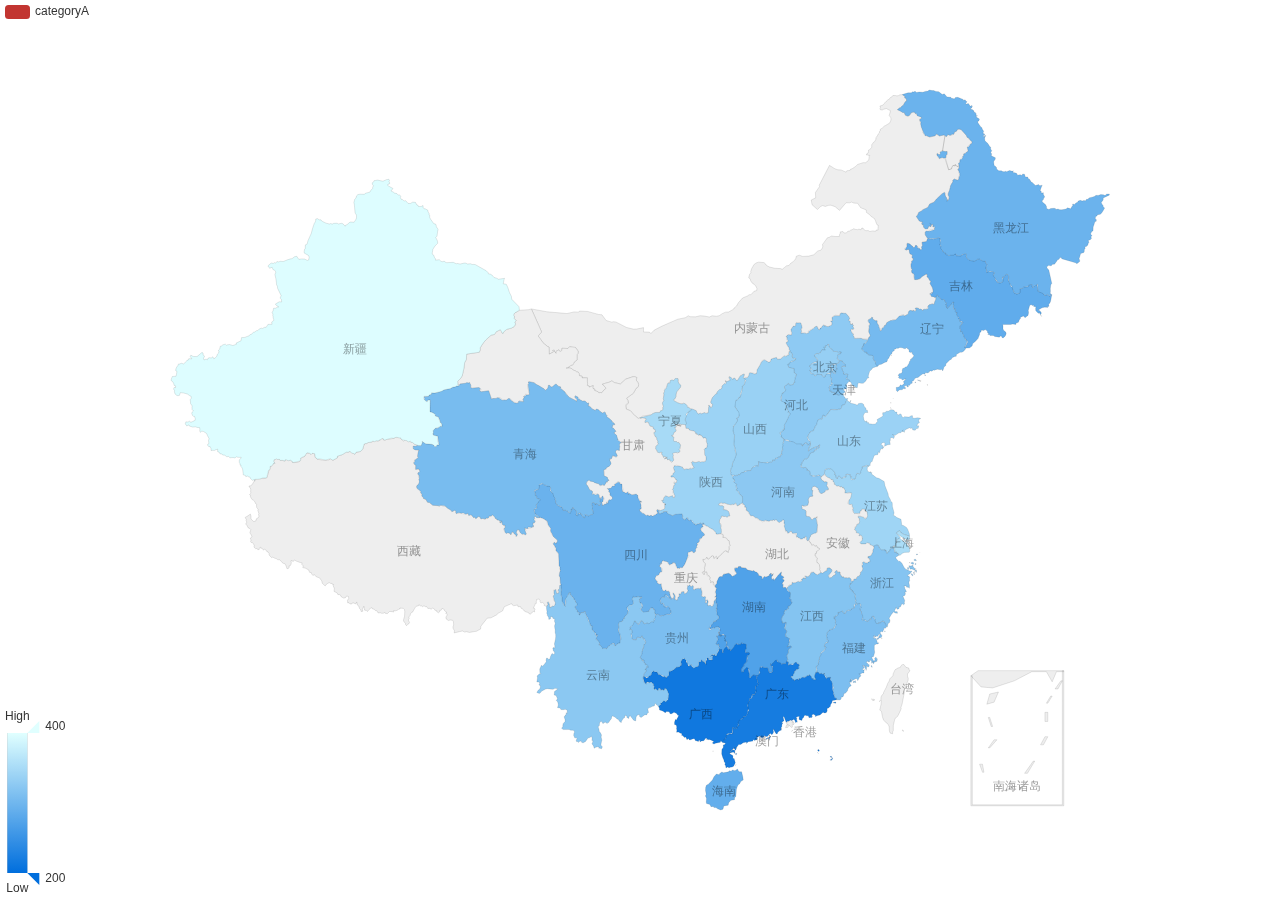
<file: datajournalism/datajournalism/geo-map.html>
<!--
Licensed to the Apache Software Foundation (ASF) under one
or more contributor license agreements.  See the NOTICE file
distributed with this work for additional information
regarding copyright ownership.  The ASF licenses this file
to you under the Apache License, Version 2.0 (the
"License"); you may not use this file except in compliance
with the License.  You may obtain a copy of the License at

   http://www.apache.org/licenses/LICENSE-2.0

Unless required by applicable law or agreed to in writing,
software distributed under the License is distributed on an
"AS IS" BASIS, WITHOUT WARRANTIES OR CONDITIONS OF ANY
KIND, either express or implied.  See the License for the
specific language governing permissions and limitations
under the License.
-->

<html>

<head>
    <meta charset="utf-8">
    <meta name="viewport" content="width=device-width, initial-scale=1" />
    <script src="lib/esl.js"></script>
    <script src="lib/config.js"></script>
    <script src="lib/jquery.min.js"></script>
    <script src="lib/facePrint.js"></script>
</head>

<body>
    <style>
        html,
        body,
        #main {
            width: 100%;
            height: 100%;
            margin: 0;
        }
    </style>
    <div id="main"></div>
    <script>
        var v_data = [{
            name: '北京',
            value: 333.6163485,
            a: '58.60%',
            b: '63.98%',
            c: '14.26%'
        }, {
            name: '湖南',
            value: 271.1867076,
            a: '12.22%',
            b: '26.21%',
            c: '18.18%'
        }, {
            name: '福建',
            value: 310.4111361,
            a: '30.36%',
            b: '46.00%',
            c: '14.38%'
        }, {
            name: '贵州',
            value: 310.8131979,
            a: '51.93%',
            b: '0.01%',
            c: '14.37%'
        }, {
            name: '广西',
            value: 214.2475405,
            a: '15.38%',
            b: '0.00%',
            c: '18.09%'
        }, {
            name: '广东',
            value: 219.2929656,
            a: '27.21%',
            b: '0.00%',
            c: '18.09%'
        }, {
            name: '海南',
            value: 288.6977145,
            a: '16.34%',
            b: '23.55%',
            c: '19.95%'
        }, {
            name: '河北',
            value: 327.0685047,
            a: '52.78%',
            b: '53.36%',
            c: '13.13%'
        }, {
            name: '河南',
            value: 324.7076504,
            a: '61.29%',
            b: '32.40%',
            c: '11.90%'
        }, {
            name: '吉林',
            value: 286.062011,
            a: '19.86%',
            b: '38.33%',
            c: '21.06%'
        }, {
            name: '黑龙江',
            value: 295.2421973,
            a: '26.94%',
            b: '39.28%',
            c: '18.67%'
        }, {
            name: '四川',
            value: 294.4762765,
            a: '19.94%',
            b: '42.49%',
            c: '18.95%'
        }, {
            name: '辽宁',
            value: 304.7909637,
            a: '26.83%',
            b: '36.58%',
            c: '12.50%'
        }, {
            name: '江苏',
            value: 341.6636368,
            a: '60.96%',
            b: '66.65%',
            c: '10.28%'
        }, {
            name: '江西',
            value: 318.2151656,
            a: '29.23%',
            b: '28.27%',
            c: '10.89%'
        }, {
            name: '内蒙',
            value: 317.6766333,
            a: '34.02%',
            b: '48.77%',
            c: '12.59%'
        }, {
            name: '宁夏',
            value: 349.2790049,
            a: '44.07%',
            b: '42.17%',
            c: '12.55%'
        }, {
            name: '青海',
            value: 306.9664661,
            a: '64.27%',
            b: '51.49%',
            c: '27.38%'
        }, {
            name: '山东',
            value: 338.3722767,
            a: '57.56%',
            b: '56.21%',
            c: '8.91%'
        }, {
            name: '山西',
            value: 336.2088778,
            a: '57.89%',
            b: '56.66%',
            c: '10.87%'
        }, {
            name: '天津',
            value: 317.1760667,
            a: '38.26%',
            b: '57.42%',
            c: '12.97%'
        }, {
            name: '陕西',
            value: 339.5216478,
            a: '48.87%',
            b: '43.41%',
            c: '3.78%'
        }, {
            name: '上海',
            value: 352.5786334,
            a: '62.23%',
            b: '69.67%',
            c: '7.12%'
        }, {
            name: '新疆',
            value: 397.5549676,
            a: '87.88%',
            b: '87.49%',
            c: '13.52%'
        }, {
            name: '云南',
            value: 324.3644197,
            a: '41.35%',
            b: '46.27%',
            c: '13.73%'
        }, {
            name: '浙江',
            value: 318.5733461,
            a: '27.45%',
            b: '40.19%',
            c: '7.42%'
        }];
        var v_data1 = [{
            name: '北京',
            value: 333.6163485
        }, {
            name: '湖南',
            value: 271.1867076
        }, {
            name: '福建',
            value: 310.4111361
        }, {
            name: '贵州',
            value: 310.8131979
        }, {
            name: '广西',
            value: 214.2475405
        }, {
            name: '广东',
            value: 219.2929656
        }, {
            name: '海南',
            value: 288.6977145
        }, {
            name: '河北',
            value: 327.0685047
        }, {
            name: '河南',
            value: 324.7076504
        }, {
            name: '吉林',
            value: 286.062011
        }, {
            name: '黑龙江',
            value: 295.2421973
        }, {
            name: '四川',
            value: 294.4762765
        }, {
            name: '辽宁',
            value: 304.7909637
        }, {
            name: '江苏',
            value: 341.6636368
        }, {
            name: '江西',
            value: 318.2151656
        }, {
            name: '内蒙',
            value: 317.6766333
        }, {
            name: '宁夏',
            value: 349.2790049
        }, {
            name: '青海',
            value: 306.9664661
        }, {
            name: '山东',
            value: 338.3722767
        }, {
            name: '山西',
            value: 336.2088778
        }, {
            name: '天津',
            value: 317.1760667
        }, {
            name: '陕西',
            value: 339.5216478
        }, {
            name: '上海',
            value: 352.5786334
        }, {
            name: '新疆',
            value: 397.5549676
        }, {
            name: '云南',
            value: 324.3644197
        }, {
            name: '浙江',
            value: 318.5733461
        }];


        var geoCoordMap = {
            '合肥': [31.52, 117.17],
            '北京': [39.55, 116.24],
            '重庆': [29.59, 106.54],
            '福州': [26.05, 119.18],
            '兰州': [36.04, 103.51],
            '广州': [23.08, 113.14],
            '南宁': [22.48, 108.19],
            '贵阳': [26.35, 106.42],
            '海口': [20.02, 110.2],
            '石家庄': [38.02, 114.3],
            '郑州': [34.46, 113.4],
            '哈尔滨': [45.44, 126.36],
            '武汉': [30.35, 114.17],
            '长沙': [28.12, 112.59],
            '长春': [43.54, 125.19],
            '南京': [32.03, 118.46],
            '南昌': [28.4, 115.55],
            '沈阳': [41.48, 123.25],
            '呼和浩特': [40.48, 111.41],
            '银川': [38.27, 106.16],
            '西宁': [36.38, 101.48],
            '济南': [36.4, 117],
            '太原': [37.54, 112.33],
            '西安': [34.17, 108.57],
            '上海': [31.14, 121.29],
            '成都': [30.4, 104.04],
            '天津': [39.02, 117.12],
            '拉萨': [29.39, 91.08],
            '乌鲁木齐': [43.45, 87.36],
            '昆明': [25.04, 102.42],
            '杭州': [30.16, 120.1]
        };

        require([
            'echarts'
        ], function(echarts) {

            require(['map/js/china'], function() {
                var chart = echarts.init(document.getElementById('main'));

                chart.setOption({
                    aria: {
                        show: true
                    },
                    tooltip: {},
                    legend: {
                        orient: 'vertical',
                        left: 'left',
                        data: ['categoryA']
                    },
                    visualMap: {
                        min: 200,
                        max: 400,
                        left: 'left',
                        top: 'bottom',
                        text: ['High', 'Low'],
                        seriesIndex: [0],
                        inRange: {
                            color: ['#006edd', '#e0ffff']
                        },
                        calculable: true
                    },
                    geo: {
                        map: 'china',
                        // roam: false,
                        label: {
                            normal: {
                                show: true,
                                textStyle: {
                                    color: 'rgba(0,0,0,0.4)'
                                }
                            }
                        },
                        itemStyle: {
                            normal: {
                                borderColor: 'rgba(0, 0, 0, 0.2)'
                            },
                            emphasis: {
                                color: null,
                                areaColor: null,
                                shadowOffsetX: 0,
                                shadowOffsetY: 0,
                                shadowBlur: 20,
                                borderWidth: 0,
                                shadowColor: 'rgba(0, 0, 0, 0.5)'
                            }
                        }
                    },
                    series: [{
                        name: 'categoryA',
                        type: 'map',
                        geoIndex: 0,
                        tooltip: {
                            formatter: function(params) {
                                if (params.data != null) {
                                    return [
                                        '得分：' + params.data['value'] + '<br/>',
                                        '公办幼儿园比：' + params.data['a'] + '<br/>',
                                        '公办人数比：' + params.data['b'] + '<br/>',
                                        '收入学费比：' + params.data['c']
                                    ].join('');
                                }

                                // return param.a;
                            }
                        },
                        data: v_data
                    }]
                });

                chart.on('click', function(param) {
                    alert('asdf');
                });
            });
        });
    </script>
</body>

</html>
</file>
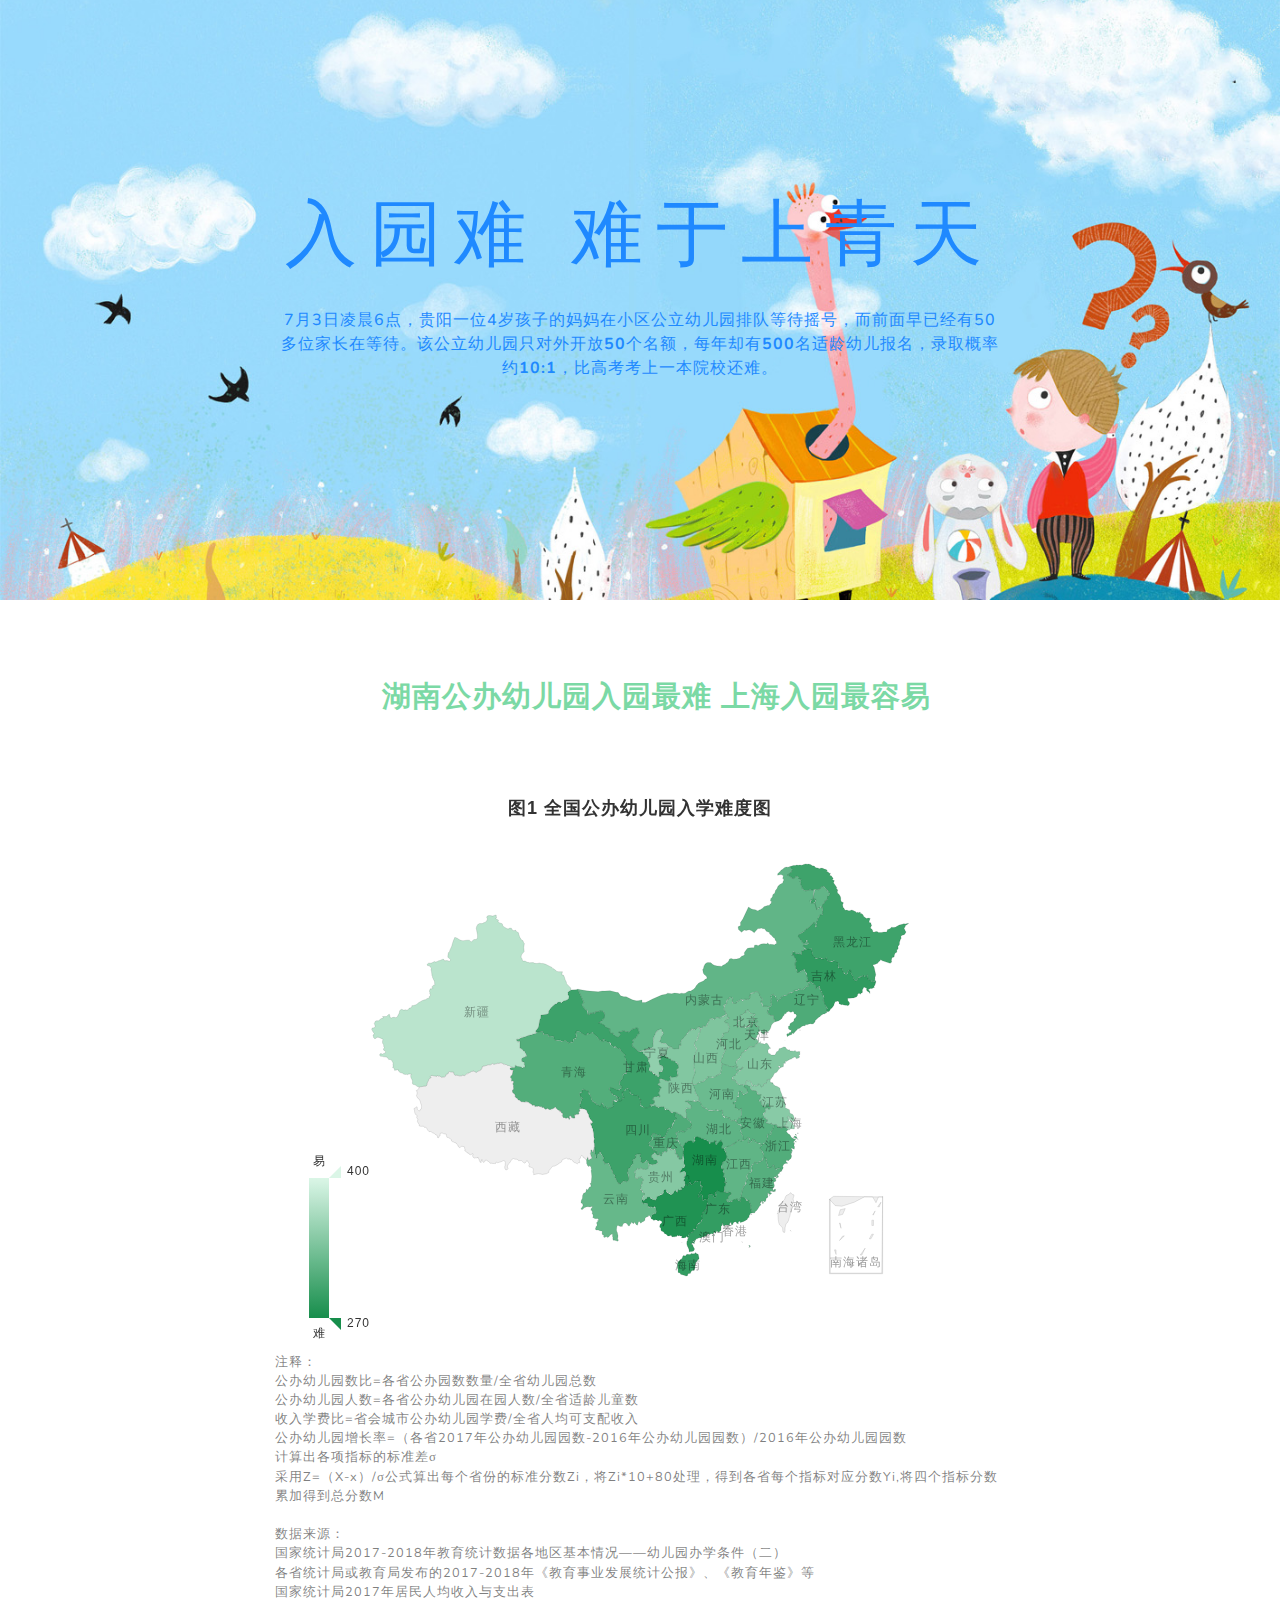
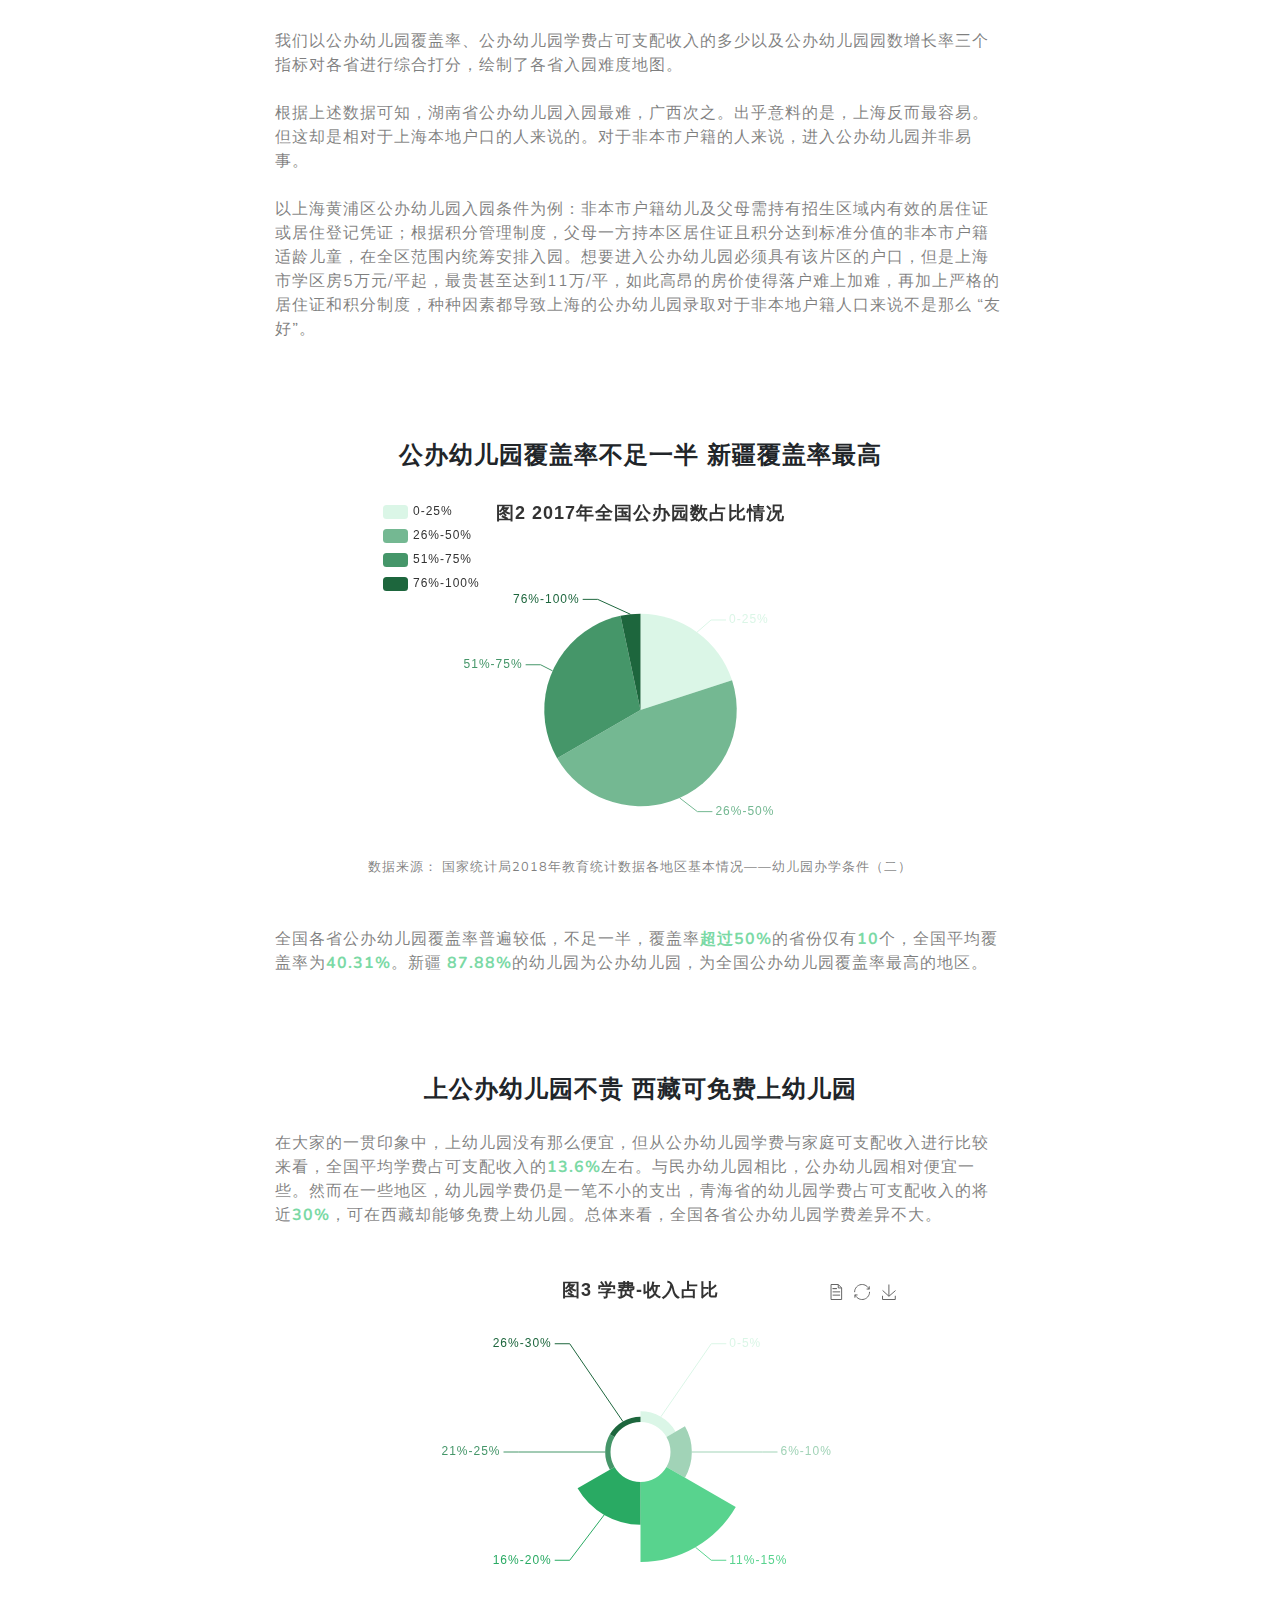
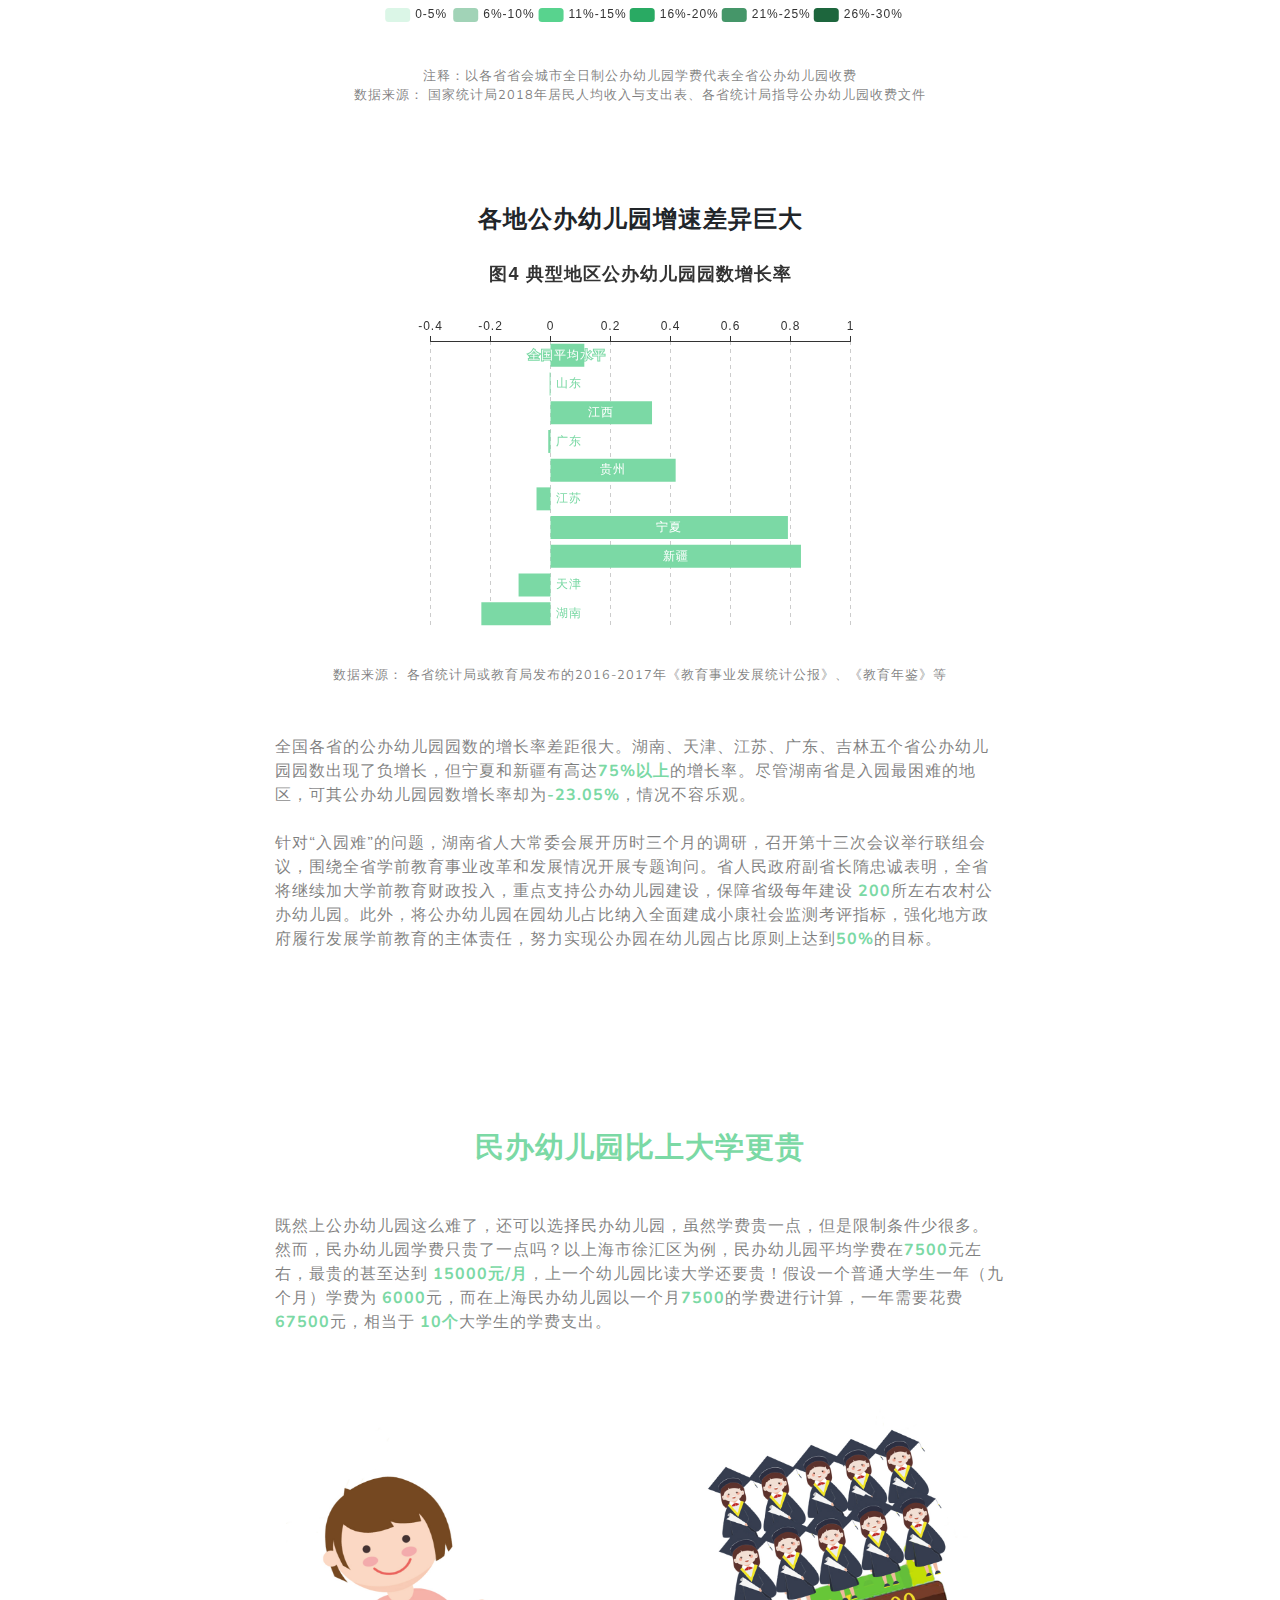
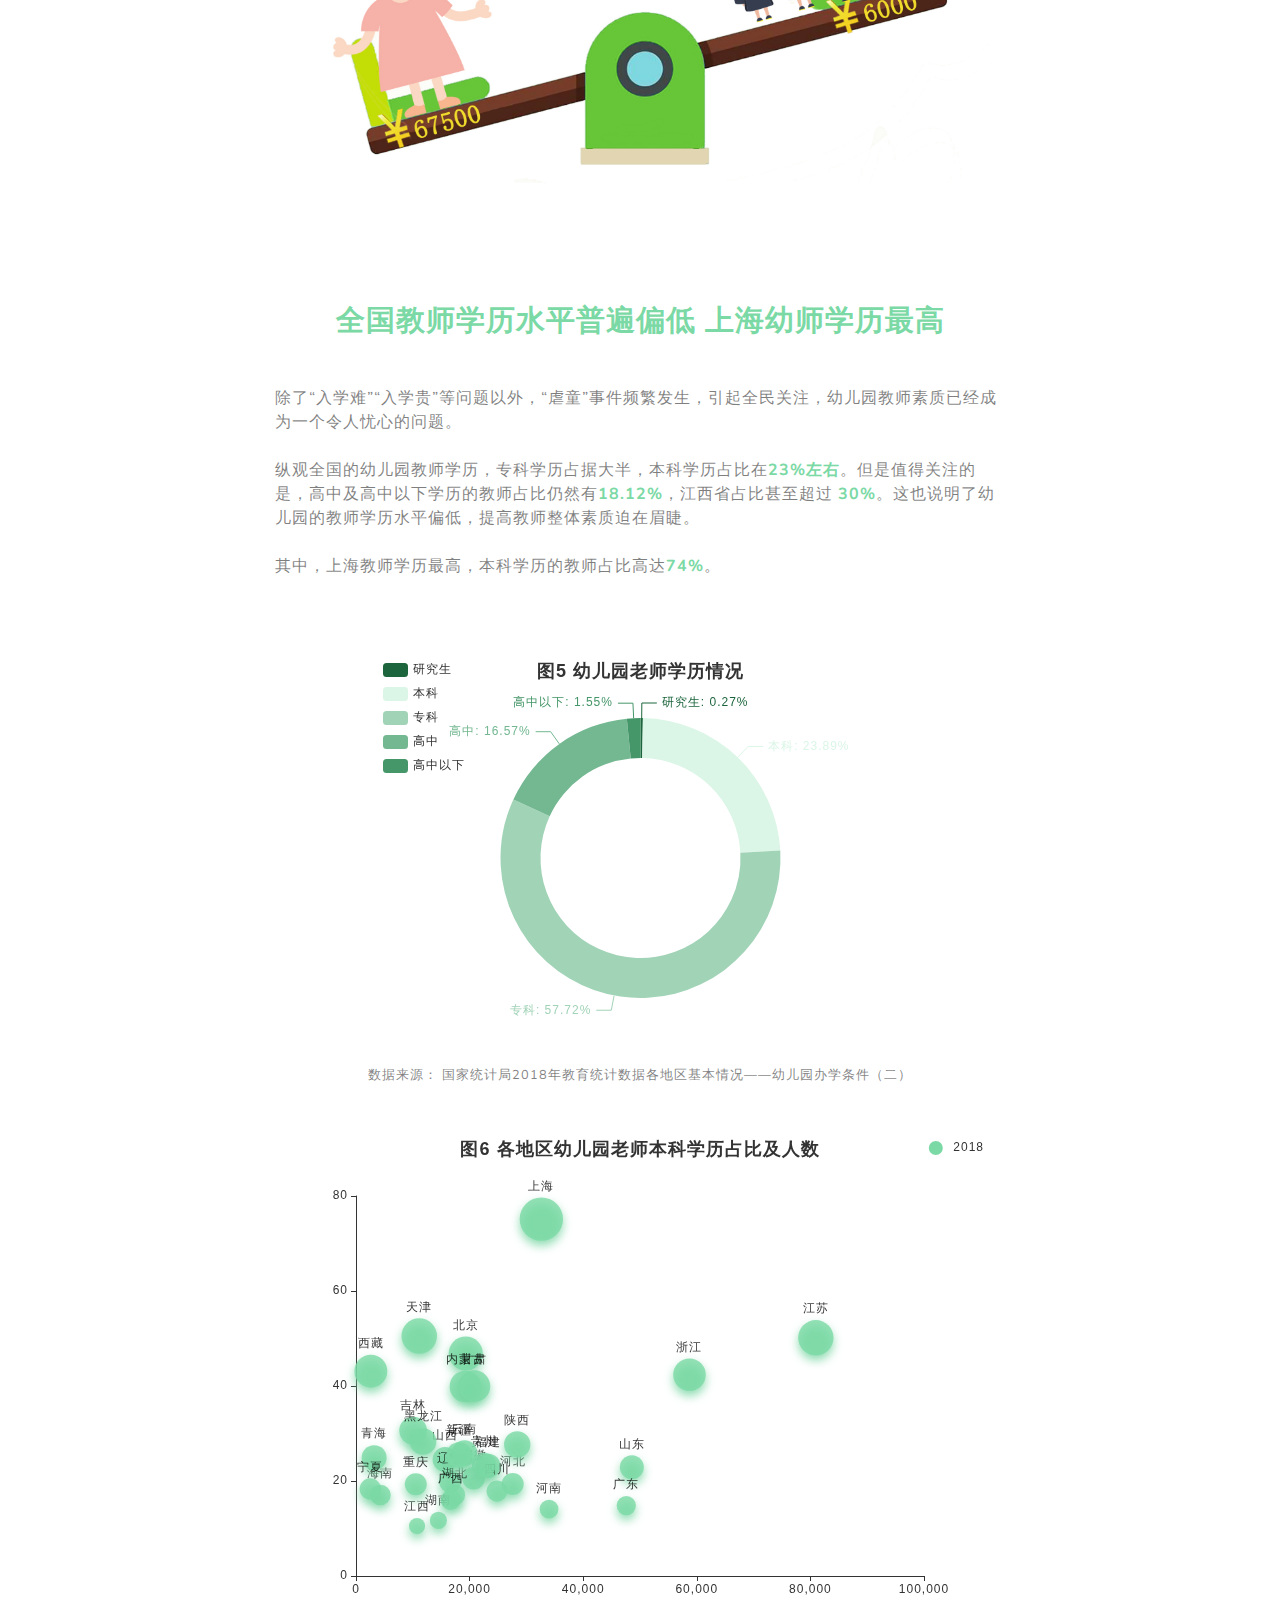
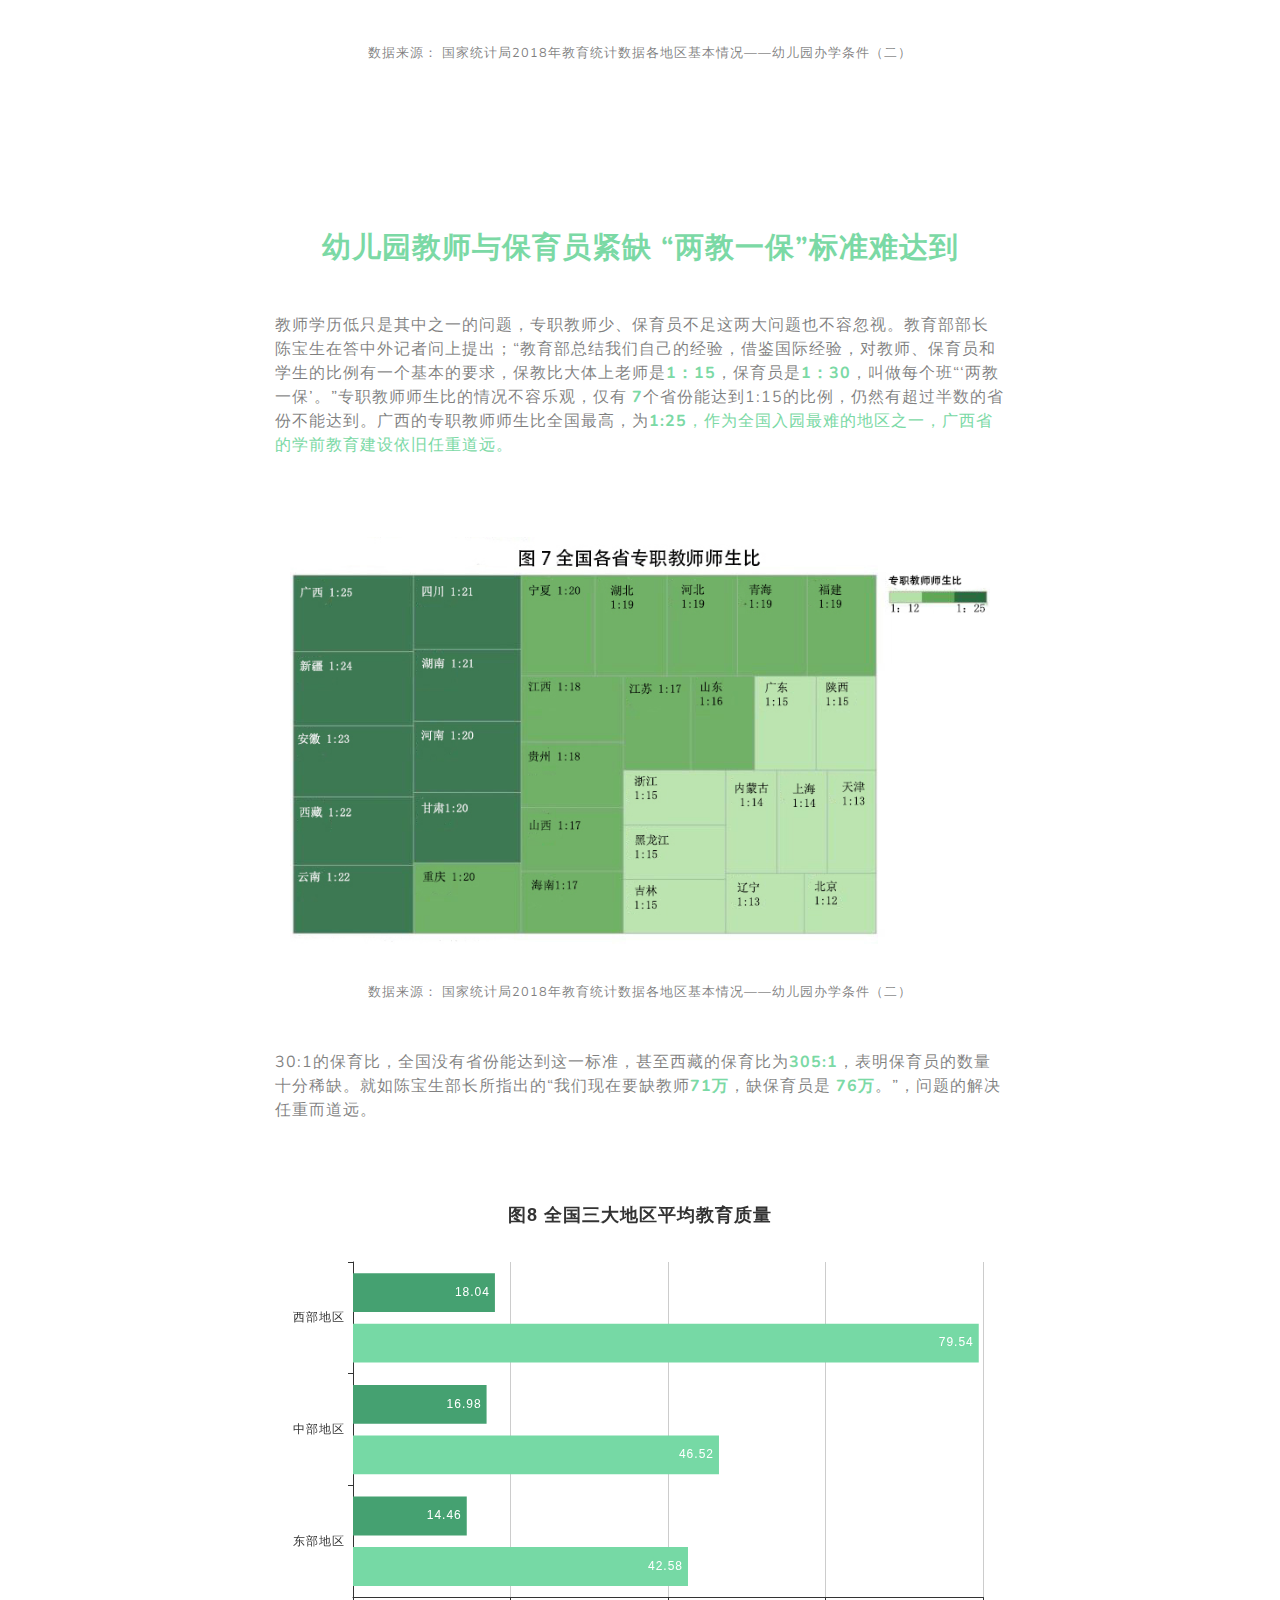
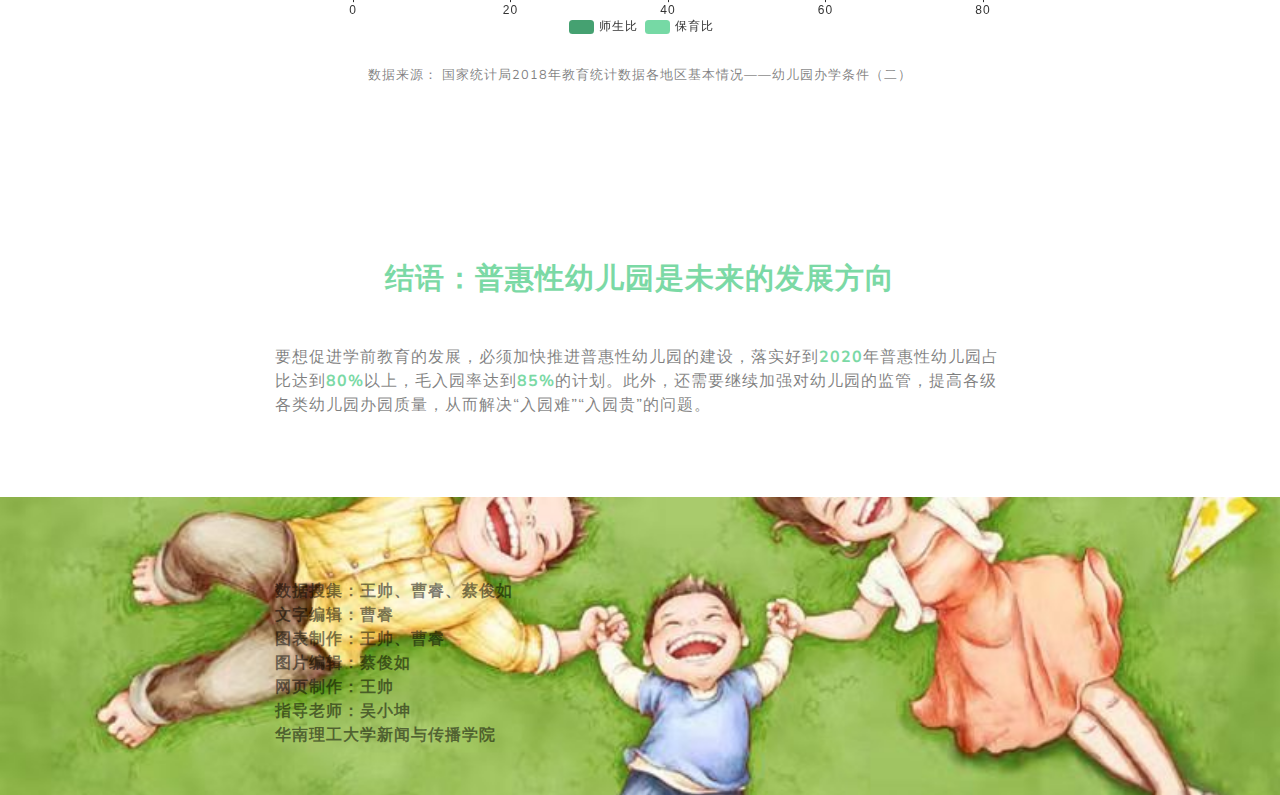
<file: datajournalism/datajournalism/index1.html>
<!DOCTYPE html>
<html lang="en">

<head>

    <meta charset="utf-8">
    <!--<meta name="viewport" content="width=device-width, initial-scale=1, shrink-to-fit=no">-->
    <meta name="description" content="">
    <meta name="keywords" content="">

    <title>入园难难于上青天</title>

    <!-- Bootstrap core CSS -->
    <link href="vendor/bootstrap/css/bootstrap.min.css" rel="stylesheet">

    <!-- Custom fonts for this template -->
    <link href="vendor/fontawesome-free/css/all.min.css" rel="stylesheet">
    <link href="https://fonts.googleapis.com/css?family=Varela+Round" rel="stylesheet">
    <link href="https://fonts.googleapis.com/css?family=Nunito:200,200i,300,300i,400,400i,600,600i,700,700i,800,800i,900,900i" rel="stylesheet">
    <script src="echarts.min.js"></script>
    <script src="lib/esl.js"></script>
    <script src="lib/config.js"></script>
    <script src="lib/jquery.min.js"></script>
    <script src="lib/facePrint.js"></script>
    <!-- Custom styles for this template -->
    <link href="css/grayscale.min.css" rel="stylesheet">

</head>

<body id="page-top">
    <!-- Header -->
    <header class="masthead1">
        <div class="container d-flex h-100 align-items-center">
            <div class="mx-auto text-center">
                <h1 class="mx-auto my-0 text-uppercase">入园难 难于上青天</h1>
                <!--<div class="col-lg-8 mx-auto">-->
                <h2 class="text-white-50 mx-auto mt-2 mb-5" style="max-width: 720px;line-height: 1.5rem;">7月3日凌晨6点，贵阳一位4岁孩子的妈妈在小区公立幼儿园排队等待摇号，而前面早已经有50多位家长在等待。该公立幼儿园只对外开放<strong>50</strong>个名额，每年却有<b>500</b>名适龄幼儿报名，录取概率约<b>10:1</b>，比高考考上一本院校还难。</h2>
                <!--<a href="#about" class="btn btn-primary js-scroll-trigger">开始阅读</a>-->
            </div>
        </div>
        </div>
    </header>

    <header class="masthead" style="text-align: center;">

        <h4 class="text-black mb-4" style="margin: 5rem auto 0rem 2rem; color: #7bd9a5;font-size: 1.8rem;"><b>湖南公办幼儿园入园最难 上海入园最容易</b></h4>
        <div id="main" style="width: 672px;height:550px; margin: 5rem auto 0rem;">
        </div>
        <script type="text/javascript">
            var myChart = echarts.init(document.getElementById('main'));
            var v_data = [{
                name: '安徽',
                value: 313.437502,
                a: '38.42%',
                b: '38.98%',
                c: '13.72%'
            }, {
                name: '北京',
                value: 336.9095932,
                a: '58.60%',
                b: '63.98%',
                c: '14.26%'
            }, {
                name: '福建',
                value: 311.6607023,
                a: '30.36%',
                b: '46.00%',
                c: '14.38%'
            }, {
                name: '甘肃',
                value: 294.8192949,
                a: '28.00%',
                b: '28.00%',
                c: '17.99%'
            }, {
                name: '广东',
                value: 288.6568605,
                a: '27.21%',
                b: '27.21%',
                c: '18.09%'
            }, {
                name: '广西',
                value: 275.7945815,
                a: '15.38%',
                b: '15.38%',
                c: '18.09%'
            }, {
                name: '贵州',
                value: 342.652898,
                a: '51.93%',
                b: '51.93%',
                c: '14.37%'
            }, {
                name: '海南',
                value: 288.1272556,
                a: '16.34%',
                b: '23.55%',
                c: '19.95%'
            }, {
                name: '河北',
                value: 329.4526992,
                a: '52.78%',
                b: '53.36%',
                c: '13.13%'
            }, {
                name: '河南',
                value: 325.9109441,
                a: '61.29%',
                b: '32.40%',
                c: '11.90%'
            }, {
                name: '黑龙江',
                value: 295.8906269,
                a: '26.94%',
                b: '39.28%',
                c: '18.67%'
            }, {
                name: '湖北',
                value: 317.3943423,
                a: '42.60%',
                b: '42.60%',
                c: '15.15%'
            }, {
                name: '湖南',
                value: 270.3026543,
                a: '12.22%',
                b: '26.21%',
                c: '18.18%'
            }, {
                name: '吉林',
                value: 286.4307239,
                a: '19.86%',
                b: '38.33%',
                c: '21.06%'
            }, {
                name: '江苏',
                value: 345.1717621,
                a: '60.96%',
                b: '66.65%',
                c: '10.28%'
            }, {
                name: '江西',
                value: 318.4075523,
                a: '29.23%',
                b: '28.27%',
                c: '10.89%'
            }, {
                name: '辽宁',
                value: 306.5536534,
                a: '29.23%',
                b: '36.58%',
                c: '12.50%'
            }, {
                name: '内蒙古',
                value: 319.2353935,
                a: '34.02%',
                b: '48.77%',
                c: '12.59%'
            }, {
                name: '宁夏',
                value: 351.2301888,
                a: '44.07%',
                b: '42.17%',
                c: '12.55%'
            }, {
                name: '青海',
                value: 309.5803357,
                a: '64.27%',
                b: '51.49%',
                c: '27.38%'
            }, {
                name: '山东',
                value: 341.0814788,
                a: '57.56%',
                b: '56.21%',
                c: '8.91%'
            }, {
                name: '山西',
                value: 338.9797681,
                a: '57.89%',
                b: '56.66%',
                c: '10.87%'
            }, {
                name: '陕西',
                value: 341.1413117,
                a: '48.87%',
                b: '43.41%',
                c: '3.78%'
            }, {
                name: '上海',
                value: 356.3861654,
                a: '62.23%',
                b: '69.67%',
                c: '7.12%'
            }, {
                name: '四川',
                value: 295.1798167,
                a: '19.94%',
                b: '42.49%',
                c: '18.95%'
            }, {
                name: '天津',
                value: 319.3356511,
                a: '38.26%',
                b: '57.42%',
                c: '12.97%'
            }, {
                name: '新疆',
                value: 377.8521537,
                a: '87.88%',
                b: '87.49%',
                c: '13.52%'
            }, {
                name: '云南',
                value: 322.2280349,
                a: '41.35%',
                b: '46.27%',
                c: '13.73%'
            }, {
                name: '浙江',
                value: 309.1924871,
                a: '27.45%',
                b: '40.19%',
                c: '7.42%'
            }, {
                name: '重庆',
                value: 307.7399038,
                a: '24.21%',
                b: '24.21%',
                c: '9.94%'
            }];

            require([
                'echarts'
            ], function(echarts) {
                require(['map/js/china'], function() {
                    var chart = echarts.init(document.getElementById('main'));
                    chart.setOption({
                        title: {
                            text: '图1 全国公办幼儿园入学难度图',
                            x: 'center'
                        },
                        aria: {
                            show: true
                        },
                        tooltip: {},
                        visualMap: {
                            min: 270,
                            max: 400,
                            left: 'left',
                            top: 'bottom',
                            text: ['易', '难'],
                            seriesIndex: [0],
                            inRange: {
                                color: ['#178e4c', '#dbf6e7']
                            },
                            calculable: true
                        },
                        geo: {
                            map: 'china',
                            roam: false,
                            label: {
                                normal: {
                                    show: true,
                                    textStyle: {
                                        color: 'rgba(0,0,0,0.4)'
                                    }
                                }
                            },
                            itemStyle: {
                                normal: {
                                    borderColor: 'rgba(0, 0, 0, 0.2)'
                                },
                                emphasis: {
                                    color: null,
                                    areaColor: null,
                                    shadowOffsetX: 0,
                                    shadowOffsetY: 0,
                                    shadowBlur: 20,
                                    borderWidth: 0,
                                    shadowColor: 'rgba(0, 0, 0, 0.5)'
                                }
                            }
                        },
                        series: [{
                            name: 'categoryA',
                            type: 'map',
                            geoIndex: 0,
                            tooltip: {
                                formatter: function(params) {
                                    if (params.data != null) {
                                        return [
                                            '得分：' + params.data['value'] + '<br/>',
                                            '公办幼儿园比：' + params.data['a'] + '<br/>',
                                            '公办人数比：' + params.data['b'] + '<br/>',
                                            '收入学费比：' + params.data['c']
                                        ].join('');
                                    } else {
                                        return "数据缺失";
                                    }

                                    // return param.a;
                                }
                            },
                            data: v_data
                        }]
                    });

                    chart.on('click', function(param) {
                        alert('asdf');
                    });
                });
            });
        </script>
        <!--地图注释-->
        <section id="about" class="about-section text-center">
            <div class="container">
                <div class="row">
                    <div class="col-lg-8 mx-auto">
                        <p class="text-black-50 mb-0" style="text-align: left;font-size: 0.8rem;">
                            注释：
                            <br> 公办幼儿园数比=各省公办园数数量/全省幼儿园总数
                            <br> 公办幼儿园人数=各省公办幼儿园在园人数/全省适龄儿童数
                            <br> 收入学费比=省会城市公办幼儿园学费/全省人均可支配收入
                            <br> 公办幼儿园增长率=（各省2017年公办幼儿园园数-2016年公办幼儿园园数）/2016年公办幼儿园园数
                            <br> 计算出各项指标的标准差σ
                            <br> 采用Z=（X-x）/σ公式算出每个省份的标准分数Zi，将Zi*10+80处理，得到各省每个指标对应分数Yi,将四个指标分数累加得到总分数M
                            <br><br> 数据来源：
                            <br> 国家统计局2017-2018年教育统计数据各地区基本情况——幼儿园办学条件（二）
                            <br>各省统计局或教育局发布的2017-2018年《教育事业发展统计公报》、《教育年鉴》等
                            <br> 国家统计局2017年居民人均收入与支出表
                            <br><br>


                        </p>
                    </div>
                </div>
            </div>
        </section>



        <!-- About Section -->
        <section id="about" class="about-section text-center">
            <div class="container">
                <div class="row">
                    <div class="col-lg-8 mx-auto">
                        <p class="text-black-50 mb-0" style="text-align: left;">我们以公办幼儿园覆盖率、公办幼儿园学费占可支配收入的多少以及公办幼儿园园数增长率三个指标对各省进行综合打分，绘制了各省入园难度地图。<br><br>根据上述数据可知，湖南省公办幼儿园入园最难，广西次之。出乎意料的是，上海反而最容易。但这却是相对于上海本地户口的人来说的。对于非本市户籍的人来说，进入公办幼儿园并非易事。<br> <br>以上海黄浦区公办幼儿园入园条件为例：非本市户籍幼儿及父母需持有招生区域内有效的居住证或居住登记凭证；根据积分管理制度，父母一方持本区居住证且积分达到标准分值的非本市户籍适龄儿童，在全区范围内统筹安排入园。想要进入公办幼儿园必须具有该片区的户口，但是上海市学区房5万元/平起，最贵甚至达到11万/平，如此高昂的房价使得落户难上加难，再加上严格的居住证和积分制度，种种因素都导致上海的公办幼儿园录取对于非本地户籍人口来说不是那么
                            “友好”。

                        </p>
                    </div>
                </div>
            </div>
        </section>

        <!-- Projects Section -->
        <section id="projects" class="projects-section" style="padding-bottom: 100px">
            <h4 class="text-black mb-4" style="margin: 0 auto 0 0; margin-top: 100px"><b>公办幼儿园覆盖率不足一半 新疆覆盖率最高</b></h4>
            <div class="container" style="padding-top: 3px">
                <!-- 1公办幼儿园覆盖率 -->
                <div class="col-lg-6" style="margin: 0 auto ; margin-top: 3px">
                    <div id="main3" style="max-width: 100%; height: 350px; text-align: center; vertical-align: middle;"></div>
                    <script type="text/javascript">
                        var myChart1 = echarts.init(document.getElementById('main3'), 'wonderland');
                        var option = {
                            title: {
                                text: '图2 2017年全国公办园数占比情况',
                                x: 'center'
                            },
                            tooltip: {
                                trigger: 'item',
                                formatter: "{a} <br/>{b} : {c} ({d}%)"
                            },
                            legend: {
                                orient: 'vertical',
                                left: 'left',
                                data: ['0-25%', '26%-50%', '51%-75%', '76%-100%']
                            },
                            series: [{
                                name: '园数占比',
                                type: 'pie',
                                radius: '55%',
                                center: ['50%', '60%'],
                                data: [{
                                    name: '0-25%',
                                    value: 6
                                }, {
                                    name: '26%-50%',
                                    value: 14
                                }, {
                                    name: '51%-75%',
                                    value: 9
                                }, {
                                    name: '76%-100%',
                                    value: 1
                                }],
                                color: function(params) {
                                    var colorList = [
                                        '#dbf6e7', '#74b892', '#459669', '#1d663d'
                                    ];
                                    return colorList[params.dataIndex];
                                },
                                itemStyle: {
                                    emphasis: {
                                        shadowBlur: 10,
                                        shadowOffsetX: 0
                                    }
                                }
                            }]
                        };
                        myChart1.setOption(option);
                    </script>
                </div>
                <!--图2注释-->
                <section id="about" class="about-section text-center">
                    <div class="container">
                        <div class="row">
                            <div class="col-lg-8 mx-auto">
                                <p class="text-black-50 mb-0" style="text-align: center;font-size: 0.8rem;">
                                    数据来源： 国家统计局2018年教育统计数据各地区基本情况——幼儿园办学条件（二）
                                </p>
                            </div>
                        </div>
                    </div>
                </section>
                <div class="row" style="padding-top: 50px">
                    <div class="col-lg-8 mx-auto">
                        <p class="text-black-50 mb-0" style="text-align: left;">全国各省公办幼儿园覆盖率普遍较低，不足一半，覆盖率<em style="color: #7bd9a5;font-style:normal ;"><b>超过50%</b></em>的省份仅有<em style="color: #7bd9a5;font-style:normal"><b>10</b></em>个，全国平均覆盖率为<em style="color: #7bd9a5;font-style:normal"><b>40.31%</b></em>。新疆
                            <em style="color: #7bd9a5;font-style:normal"><b>87.88%</b></em>的幼儿园为公办幼儿园，为全国公办幼儿园覆盖率最高的地区。
                        </p>
                    </div>
                </div>

                <!-- 2学费与收入 -->
                <h4 class="text-black mb-4" style="margin: 0 auto; margin-top: 100px;"><b>上公办幼儿园不贵 西藏可免费上幼儿园</b></h4>
                <!--<div class="row justify-content-center no-gutters mb-5 mb-lg-0" style="width: 95%; margin: 0 auto;">-->
                <div class="row" style="padding-top: 3px">
                    <div class="col-lg-8 mx-auto">
                        <p class="text-black-50 mb-0" style="text-align: left;">在大家的一贯印象中，上幼儿园没有那么便宜，但从公办幼儿园学费与家庭可支配收入进行比较来看，全国平均学费占可支配收入的<em style="color: #7bd9a5;font-style:normal ;"><b>13.6%</b></em>左右。与民办幼儿园相比，公办幼儿园相对便宜一些。然而在一些地区，幼儿园学费仍是一笔不小的支出，青海省的幼儿园学费占可支配收入的将近<em style="color: #7bd9a5;font-style:normal ;"><b>30%</b></em>，可在西藏却能够免费上幼儿园。总体来看，全国各省公办幼儿园学费差异不大。
                        </p>
                    </div>
                </div>


                <div class="col-lg-6" style="margin: 0 auto 2rem auto; padding-top: 50px">
                    <div id="main1" style="max-width: 100%; height: 350px; text-align: center; vertical-align: middle;"></div>
                    <script type="text/javascript">
                        var myChart1 = echarts.init(document.getElementById('main1'));
                        var option = {
                            title: {
                                text: '图3 学费-收入占比',
                                x: 'center'
                            },
                            tooltip: {
                                trigger: 'item',
                                formatter: "{a} <br/>{b} : {c} ({d}%)"
                            },
                            legend: {
                                x: 'center',
                                y: 'bottom',
                                data: ['0-5%', '6%-10%', '11%-15%', '16%-20%', '21%-25%', '26%-30%']
                            },
                            toolbox: {
                                show: true,
                                feature: {
                                    mark: {
                                        show: true
                                    },
                                    dataView: {
                                        show: true,
                                        readOnly: false
                                    },
                                    magicType: {
                                        show: true,
                                        type: ['pie', 'funnel']
                                    },
                                    restore: {
                                        show: true
                                    },
                                    saveAsImage: {
                                        show: true
                                    }
                                }
                            },
                            calculable: true,
                            series: [{
                                name: '面积模式',
                                type: 'pie',
                                radius: [30, 110],
                                center: ['50%', '50%'],
                                roseType: 'area',
                                data: [{
                                    name: '0-5%',
                                    value: 2
                                }, {
                                    name: '6%-10%',
                                    value: 4
                                }, {
                                    name: '11%-15%',
                                    value: 15
                                }, {
                                    name: '16%-20%',
                                    value: 8
                                }, {
                                    name: '21%-25%',
                                    value: 1
                                }, {
                                    name: '26%-30%',
                                    value: 1
                                }],
                                color: function(params) {
                                    var colorList = [
                                        '#dbf6e7', '#a1d3b7', '#58d38e', '#29aa63', '#459669', '#1d663d'
                                    ];
                                    return colorList[params.dataIndex];
                                },
                            }]
                        };
                        myChart1.setOption(option);
                    </script>
                </div>
                <!--图3注释-->
                <section id="about" class="about-section text-center">
                    <div class="container">
                        <div class="row">
                            <div class="col-lg-8 mx-auto">
                                <p class="text-black-50 mb-0" style="text-align: center;font-size: 0.8rem;">
                                    注释：以各省省会城市全日制公办幼儿园学费代表全省公办幼儿园收费
                                    <br> 数据来源： 国家统计局2018年居民人均收入与支出表、各省统计局指导公办幼儿园收费文件
                                </p>
                            </div>
                        </div>
                    </div>
                </section>

                <!-- 3幼儿园增长率 -->
                <div class="col-lg-6" style="margin: 0 auto; padding-top: 100px;">
                    <h4 class="text-black mb-4" style="margin: 0 auto"><b>各地公办幼儿园增速差异巨大</b></h4>
                    <div id="main2" style="max-width: 100%; height: 400px; text-align: center; vertical-align: middle; padding-top: 3px"></div>
                    <script type="text/javascript">
                        var myChart2 = echarts.init(document.getElementById('main2'));
                        var labelRight = {
                            normal: {
                                position: 'right'
                            }
                        };

                        var option = {
                            title: {
                                text: '图4 典型地区公办幼儿园园数增长率',
                                x: 'center',
                            },
                            tooltip: {
                                trigger: 'axis',
                                axisPointer: { // 坐标轴指示器，坐标轴触发有效
                                    type: 'shadow' // 默认为直线，可选为：'line' | 'shadow'
                                }
                            },
                            grid: {
                                top: 80,
                                bottom: 30
                            },
                            xAxis: {
                                type: 'value',
                                position: 'top',
                                splitLine: {
                                    lineStyle: {
                                        type: 'dashed'
                                    }
                                },
                            },
                            yAxis: {
                                type: 'category',
                                axisLine: {
                                    show: false
                                },
                                axisLabel: {
                                    show: false
                                },
                                axisTick: {
                                    show: false
                                },
                                splitLine: {
                                    show: false
                                },
                                data: ['湖南', '天津', '新疆', '宁夏', '江苏', '贵州', '广东', '江西', '山东', '全国平均水平']
                            },
                            series: [{
                                name: '公办幼儿园数增长率',
                                type: 'bar',
                                stack: '总量',
                                label: {
                                    normal: {
                                        show: true,
                                        formatter: '{b}'
                                    }
                                },
                                data: [{
                                        value: -0.2305,
                                        label: labelRight
                                    }, {
                                        value: -0.1064,
                                        label: labelRight
                                    },
                                    0.8349, 0.7914, {
                                        value: -0.0466,
                                        label: labelRight
                                    },
                                    0.4172, {
                                        value: -0.0075,
                                        label: labelRight
                                    },
                                    0.3384, {
                                        value: -0.0029,
                                        label: labelRight
                                    },
                                    0.1127
                                ],
                                itemStyle: {
                                    color: "#7bd9a5"
                                }
                            }]
                        };

                        myChart2.setOption(option);
                    </script>
                </div>
                <!--图4注释-->
                <section id="about" class="about-section text-center">
                    <div class="container">
                        <div class="row">
                            <div class="col-lg-8 mx-auto">
                                <p class="text-black-50 mb-0" style="text-align: center;font-size: 0.8rem;">
                                    数据来源： 各省统计局或教育局发布的2016-2017年《教育事业发展统计公报》、《教育年鉴》等
                                </p>
                            </div>
                        </div>
                    </div>
                </section>
                <div class="row">
                    <div class="col-lg-8 mx-auto">
                        <p class="text-black-50 mb-0" style="text-align: left; padding-top: 50px">全国各省的公办幼儿园园数的增长率差距很大。湖南、天津、江苏、广东、吉林五个省公办幼儿园园数出现了负增长，但宁夏和新疆有高达<em style="color: #7bd9a5;font-style:normal ;"><b>75%以上</b></em>的增长率。尽管湖南省是入园最困难的地区，可其公办幼儿园园数增长率却为<em style="color: #7bd9a5;font-style:normal ;"><b>-23.05%</b></em>，情况不容乐观。<br><br>针对“入园难”的问题，湖南省人大常委会展开历时三个月的调研，召开第十三次会议举行联组会议，围绕全省学前教育事业改革和发展情况开展专题询问。省人民政府副省长隋忠诚表明，全省将继续加大学前教育财政投入，重点支持公办幼儿园建设，保障省级每年建设
                            <em style="color: #7bd9a5;font-style:normal ;"><b>200</b></em>所左右农村公办幼儿园。此外，将公办幼儿园在园幼儿占比纳入全面建成小康社会监测考评指标，强化地方政府履行发展学前教育的主体责任，努力实现公办园在幼儿园占比原则上达到<em style="color: #7bd9a5;font-style:normal ;"><b>50%</b></em>的目标。</p>
                    </div>
                </div>
            </div>
        </section>


        <!-- 二民办幼儿园比上大学更贵 -->
        <section id="about" class="about-section text-center" style="padding-top: 0">
            <div class="container">
                <div class="row">
                    <div class="col-lg-8 mx-auto">
                        <h4 class="text-black mb-4" style="margin: 5rem auto 10rem; color: #7bd9a5;font-size: 1.8rem;"><b>民办幼儿园比上大学更贵</b></h4>
                        <p class="text-black-50" style="text-align: left;margin: 3rem auto 2rem;">既然上公办幼儿园这么难了，还可以选择民办幼儿园，虽然学费贵一点，但是限制条件少很多。然而，民办幼儿园学费只贵了一点吗？以上海市徐汇区为例，民办幼儿园平均学费在<em style="color: #7bd9a5;font-style:normal ;"><b>7500</b></em>元左右，最贵的甚至达到
                            <em style="color: #7bd9a5;font-style:normal ;"><b>15000元/月</b></em>，上一个幼儿园比读大学还要贵！假设一个普通大学生一年（九个月）学费为
                            <em style="color: #7bd9a5;font-style:normal ;"><b>6000</b></em>元，而在上海民办幼儿园以一个月<em style="color: #7bd9a5;font-style:normal ;"><b>7500</b></em>的学费进行计算，一年需要花费<em style="color: #7bd9a5;font-style:normal ;"><b>67500</b></em>元，相当于
                            <em style="color: #7bd9a5;font-style:normal ;"><b>10个</b></em>大学生的学费支出。</p>
                    </div>
                </div>
                <img src="img/222.jpg" class="img-fluid" alt="" style="width: 708px;height:450px;">
                <!--<img src="img/ipad.png" class="img-fluid" alt="">-->
            </div>
        </section>

        <!-- About Section -->
        <section id="about" class="about-section text-center">
            <div class="container">
                <div class="row">
                    <div class="col-lg-8 mx-auto">
                        <h4 class="text-black mb-4" style="margin: 5rem auto 10rem; color: #7bd9a5;font-size: 1.8rem;"><b>全国教师学历水平普遍偏低 上海幼师学历最高</b></h4>
                        <!--<h4 class="text-black mb-4" style="color: #7bd9a5;font-size: 2.5rem;margin-bottom: 5rem;"><b>上海幼师学历最高</b></h4>-->
                        <p class="text-black-50" style="text-align: left;margin-top: 3rem;">除了“入学难”“入学贵”等问题以外，“虐童”事件频繁发生，引起全民关注，幼儿园教师素质已经成为一个令人忧心的问题。<br> <br>纵观全国的幼儿园教师学历，专科学历占据大半，本科学历占比在<em style="color: #7bd9a5;font-style:normal ;"><b>23%左右</b></em>。但是值得关注的是，高中及高中以下学历的教师占比仍然有<em style="color: #7bd9a5;font-style:normal ;"><b>18.12%</b></em>，江西省占比甚至超过
                            <em style="color: #7bd9a5;font-style:normal ;"><b>30%</b></em>。这也说明了幼儿园的教师学历水平偏低，提高教师整体素质迫在眉睫。 <br> <br>其中，上海教师学历最高，本科学历的教师占比高达<em style="color: #7bd9a5;font-style:normal ;"><b>74%</b></em>。
                        </p>
                    </div>
                </div>


                <!--学历水平-->
                <div class="col-lg-6" style="margin: 0 auto">
                    <div id="main4" style="max-width: 100%; height: 400px; text-align: center; vertical-align: middle;"></div>
                    <script type="text/javascript">
                        var myChart4 = echarts.init(document.getElementById('main4'));
                        var option = {
                            tooltip: {
                                show: 'true ',
                                formatter: "{a} <br/>{b}: {c} ({d}%)"
                            },
                            title: {
                                text: '图5 幼儿园老师学历情况',
                                x: 'center',
                            },
                            legend: {
                                orient: 'vertical',
                                x: 'left',
                                data: ['研究生', '本科', '专科', '高中', '高中以下']
                            },
                            series: [{
                                name: '教师学历水平',
                                type: 'pie',
                                radius: ['50%', '70%'],
                                avoidLabelOverlap: false,
                                label: {
                                    normal: {
                                        show: true,
                                        position: 'left',
                                        formatter: "{b}: {d}%"
                                    },
                                    emphasis: {
                                        show: true,
                                        textStyle: {
                                            fontSize: '30',
                                            fontWeight: 'bold'
                                        }
                                    }
                                },
                                labelLine: {
                                    normal: {
                                        show: true
                                    }
                                },
                                data: [{
                                    value: 7852,
                                    name: '研究生'
                                }, {
                                    value: 686328,
                                    name: '本科'
                                }, {
                                    value: 1658526,
                                    name: '专科'
                                }, {
                                    value: 476148,
                                    name: '高中'
                                }, {
                                    value: 44655,
                                    name: '高中以下'
                                }],
                                color: function(params) {
                                    var colorList = [
                                        '#1d663d', '#dbf6e7', '#a1d3b7', '#74b892', '#459669'
                                    ];
                                    return colorList[params.dataIndex]
                                }
                            }]
                        };

                        myChart4.setOption(option);
                    </script>
                </div>
                <!--图5注释-->
                <section id="about" class="about-section text-center">
                    <div class="container">
                        <div class="row">
                            <div class="col-lg-8 mx-auto">
                                <p class="text-black-50 mb-0" style="text-align: center;font-size: 0.8rem;">
                                    数据来源： 国家统计局2018年教育统计数据各地区基本情况——幼儿园办学条件（二）
                                </p>
                            </div>
                        </div>
                    </div>
                </section>

                <!--差全国学历图-->
                <div class="col-lg-8" style="margin: 0 auto; padding-top: 50px;">
                    <div id="main10" style="max-width: 100%; height: 500px; text-align: center; vertical-align: middle;"></div>
                    <script type="text/javascript">
                        var myChart10 = echarts.init(document.getElementById('main10'));

                        var v_data10 = [
                            [19323, 46.84, '北京'],
                            [11134, 50.52, '天津'],
                            [27588, 19.35, '河北'],
                            [15668, 24.55, '山西'],
                            [19265, 39.9, '内蒙古'],
                            [16584, 19.93, '辽宁'],
                            [10050, 30.61, '吉林'],
                            [11804, 28.33, '黑龙江'],
                            [32632, 75.13, '上海'],
                            [80959, 50.15, '江苏'],
                            [58712, 42.38, '浙江'],
                            [20703, 20.58, '安徽'],
                            [23299, 23.22, '福建'],
                            [10745, 10.51, '江西'],
                            [48567, 22.88, '山东'],
                            [33988, 14.1, '河南'],
                            [17401, 17.09, '湖北'],
                            [14506, 11.71, '湖南'],
                            [47587, 14.82, '广东'],
                            [16658, 16.01, '广西'],
                            [4302, 17.05, '海南'],
                            [10526, 19.32, '重庆'],
                            [24830, 17.87, '四川'],
                            [22536, 23.4, '贵州'],
                            [19101, 25.88, '云南'],
                            [2613, 43.11, '西藏'],
                            [28384, 27.71, '陕西'],
                            [20853, 39.97, '甘肃'],
                            [3195, 24.92, '青海'],
                            [2521, 18.32, '宁夏'],
                            [18146, 25.52, '新疆']
                        ];

                        var option = {
                            title: {
                                text: '图6 各地区幼儿园老师本科学历占比及人数',
                                x: 'center',
                            },
                            legend: {
                                right: 10,
                                data: ['2018']
                            },
                            xAxis: {
                                splitLine: {
                                    show: false
                                }
                            },
                            yAxis: {
                                splitLine: {
                                    show: false
                                },
                                scale: false
                            },
                            series: [{
                                name: '2018',
                                data: v_data10,
                                type: 'scatter',
                                symbolSize: function(data) {
                                    return Math.sqrt(data[1]) * 5;
                                },
                                label: {
                                    normal: {
                                        show: true,
                                        formatter: function(param) {
                                            return param.data[2];
                                        },
                                        position: 'top',
                                        color: "#000000"
                                    }
                                },
                                itemStyle: {
                                    normal: {
                                        shadowBlur: 10,
                                        shadowColor: '#76d4a0',
                                        shadowOffsetY: 5,
                                        color: "#7bd9a5"
                                    }
                                }
                            }]
                        };
                        myChart10.setOption(option);
                    </script>
                </div>
            </div>
        </section>
        <!--图6注释-->
        <section id="about" class="about-section text-center">
            <div class="container">
                <div class="row">
                    <div class="col-lg-8 mx-auto">
                        <p class="text-black-50 mb-0" style="text-align: center;font-size: 0.8rem;">
                            数据来源： 国家统计局2018年教育统计数据各地区基本情况——幼儿园办学条件（二）
                        </p>
                    </div>
                </div>
            </div>
        </section>

        <!-- 两教一保 -->
        <section id="about" class="about-section text-center">
            <div class="container">
                <div class="row">
                    <div class="col-lg-8 mx-auto">
                        <h4 class="text-black mb-4" style="margin: 10rem auto 10rem; color: #7bd9a5;font-size: 1.8rem;"><b>幼儿园教师与保育员紧缺 “两教一保”标准难达到</b></h4>
                        <!--<h4 class="text-black mb-4" style="color: #7bd9a5;font-size: 2rem;"><b>“两教一保”标准难达到</b></h4>-->
                        <p class="text-black-50" style="text-align: left;margin-top: 3rem;">教师学历低只是其中之一的问题，专职教师少、保育员不足这两大问题也不容忽视。教育部部长陈宝生在答中外记者问上提出；“教育部总结我们自己的经验，借鉴国际经验，对教师、保育员和学生的比例有一个基本的要求，保教比大体上老师是<em style="color: #7bd9a5;font-style:normal ;"><b>1：15</b></em>，保育员是<em style="color: #7bd9a5;font-style:normal ;"><b>1：30</b></em>，叫做每个班“‘两教一保’。”专职教师师生比的情况不容乐观，仅有
                            <em style="color: #7bd9a5;font-style:normal ;"><b>7</b></em>个省份能达到1:15的比例，仍然有超过半数的省份不能达到。广西的专职教师师生比全国最高，为<em style="color: #7bd9a5;font-style:normal ;"><b>1:25</b>，作为全国入园最难的地区之一，广西省的学前教育建设依旧任重道远。</p>
                    </div>
                </div>
                <img src="img/333.jpg" class="img-fluid" alt="" width="700px">
            </div>
        </section>
        <!--图7注释-->
        <section id="about" class="about-section text-center">
            <div class="container">
                <div class="row">
                    <div class="col-lg-8 mx-auto">
                        <p class="text-black-50 mb-0" style="text-align: center;font-size: 0.8rem;">
                            <br>数据来源： 国家统计局2018年教育统计数据各地区基本情况——幼儿园办学条件（二）
                        </p>
                    </div>
                </div>
            </div>
        </section>
        <!-- About Section -->
        <section id="about" class="about-section text-center">
            <div class="container">
                <div class="row">
                    <div class="col-lg-8 mx-auto">
                        <p class="text-black-50" style="text-align: left;margin-top: 2.5rem;">30:1的保育比，全国没有省份能达到这一标准，甚至西藏的保育比为<em style="color: #7bd9a5;font-style:normal ;"><b>305:1</b></em>，表明保育员的数量十分稀缺。就如陈宝生部长所指出的“我们现在要缺教师<em style="color: #7bd9a5;font-style:normal ;"><b>71万</b></em>，缺保育员是
                            <em style="color: #7bd9a5;font-style:normal ;"><b>76万</b></em>。”，问题的解决任重而道远。</p>
                    </div>
        </section>

        <header class="masthead2" style="height: 450px">
            <div id="main5" style="width: 700px;height:437px;margin-left:auto;margin-right:auto;"></div>
            <script type="text/javascript">
                var myChart5 = echarts.init(document.getElementById('main5'));
                var option = {
                    title: {
                        text: '图8 全国三大地区平均教育质量',
                        x: 'center',
                    },
                    tooltip: {
                        trigger: 'axis',
                        axisPointer: {
                            type: 'shadow'
                        }
                    },
                    legend: {
                        bottom: '0',
                        left: 'center',
                        data: ['师生比', '保育比']
                    },
                    grid: {
                        left: '1%',
                        right: '1%',
                        bottom: '5%',
                        containLabel: true
                    },
                    xAxis: {
                        type: 'value',
                        boundaryGap: [0, 0.005]
                    },
                    yAxis: {
                        type: 'category',
                        data: ['东部地区', '中部地区', '西部地区']
                    },
                    series: [{
                        name: '师生比',
                        type: 'bar',
                        label: {
                            normal: {
                                show: true,
                                position: 'insideRight'
                            }
                        },
                        data: [14.46, 16.98, 18.04],
                        itemStyle: {
                            color: "#45a171"
                        }
                    }, {
                        name: '保育比',
                        type: 'bar',
                        label: {
                            normal: {
                                show: true,
                                position: 'insideRight'
                            }
                        },
                        data: [42.58, 46.52, 79.54],
                        itemStyle: {
                            color: "#76d9a5"
                        }
                    }]
                };
                myChart5.setOption(option);
            </script>
            <!--图8注释-->
            <section id="about" class="about-section text-center">
                <div class="container">
                    <div class="row">
                        <div class="col-lg-8 mx-auto">
                            <p class="text-black-50 mb-0" style="text-align: center;font-size: 0.8rem;">
                                <br>数据来源： 国家统计局2018年教育统计数据各地区基本情况——幼儿园办学条件（二）
                            </p>
                        </div>
                    </div>
                </div>
            </section>



        </header>
        <!-- About Section -->
        <section id="about" class="about-section text-center" style="padding-top: 50px">
            <div class="container">
                <div class="row">
                    <div class="col-lg-8 mx-auto">
                        <h4 class="text-black mb-4" style="margin: 10rem auto 10rem; color: #7bd9a5;font-size: 1.8rem;"><b>结语：普惠性幼儿园是未来的发展方向</b></h4>
                        <!--<h4 class="text-black mb-4">普惠性幼儿园是未来的发展方向</h4>-->
                        <p class="text-black-50" style="text-align: left;margin-top: 3rem;">要想促进学前教育的发展，必须加快推进普惠性幼儿园的建设，落实好到<em style="color: #7bd9a5;font-style:normal ;"><b>2020</b></em>年普惠性幼儿园占比达到<em style="color: #7bd9a5;font-style:normal ;"><b>80%</b></em>以上，毛入园率达到<em style="color: #7bd9a5;font-style:normal ;"><b>85%</b></em>的计划。此外，还需要继续加强对幼儿园的监管，提高各级各类幼儿园办园质量，从而解决“入园难”“入园贵”的问题。</p>
                    </div>
        </section>

        <section id="signup" class="signup-section" style="padding-top: 50px;">
            <div class="container">
                <div class="row">
                    <div class="col-lg-8 mx-auto">
                        <p class="text-black-50" style="text-align:left;margin-top: 2rem;"> <b>数据搜集：王帅、曹睿、蔡俊如</b><br><b>文字编辑：曹睿</b><br><b>图表制作：王帅、曹睿</b><br><b>图片编辑：蔡俊如</b><br><b>网页制作：王帅</b><br><b>指导老师：吴小坤</b><br><b>华南理工大学新闻与传播学院</b></p>
                    </div>
        </section>


        <!-- Bootstrap core JavaScript -->
        <script src="vendor/jquery/jquery.min.js"></script>
        <script src="vendor/bootstrap/js/bootstrap.bundle.min.js"></script>

        <!-- Plugin JavaScript -->
        <script src="vendor/jquery-easing/jquery.easing.min.js"></script>
</body>

</html>
</file>
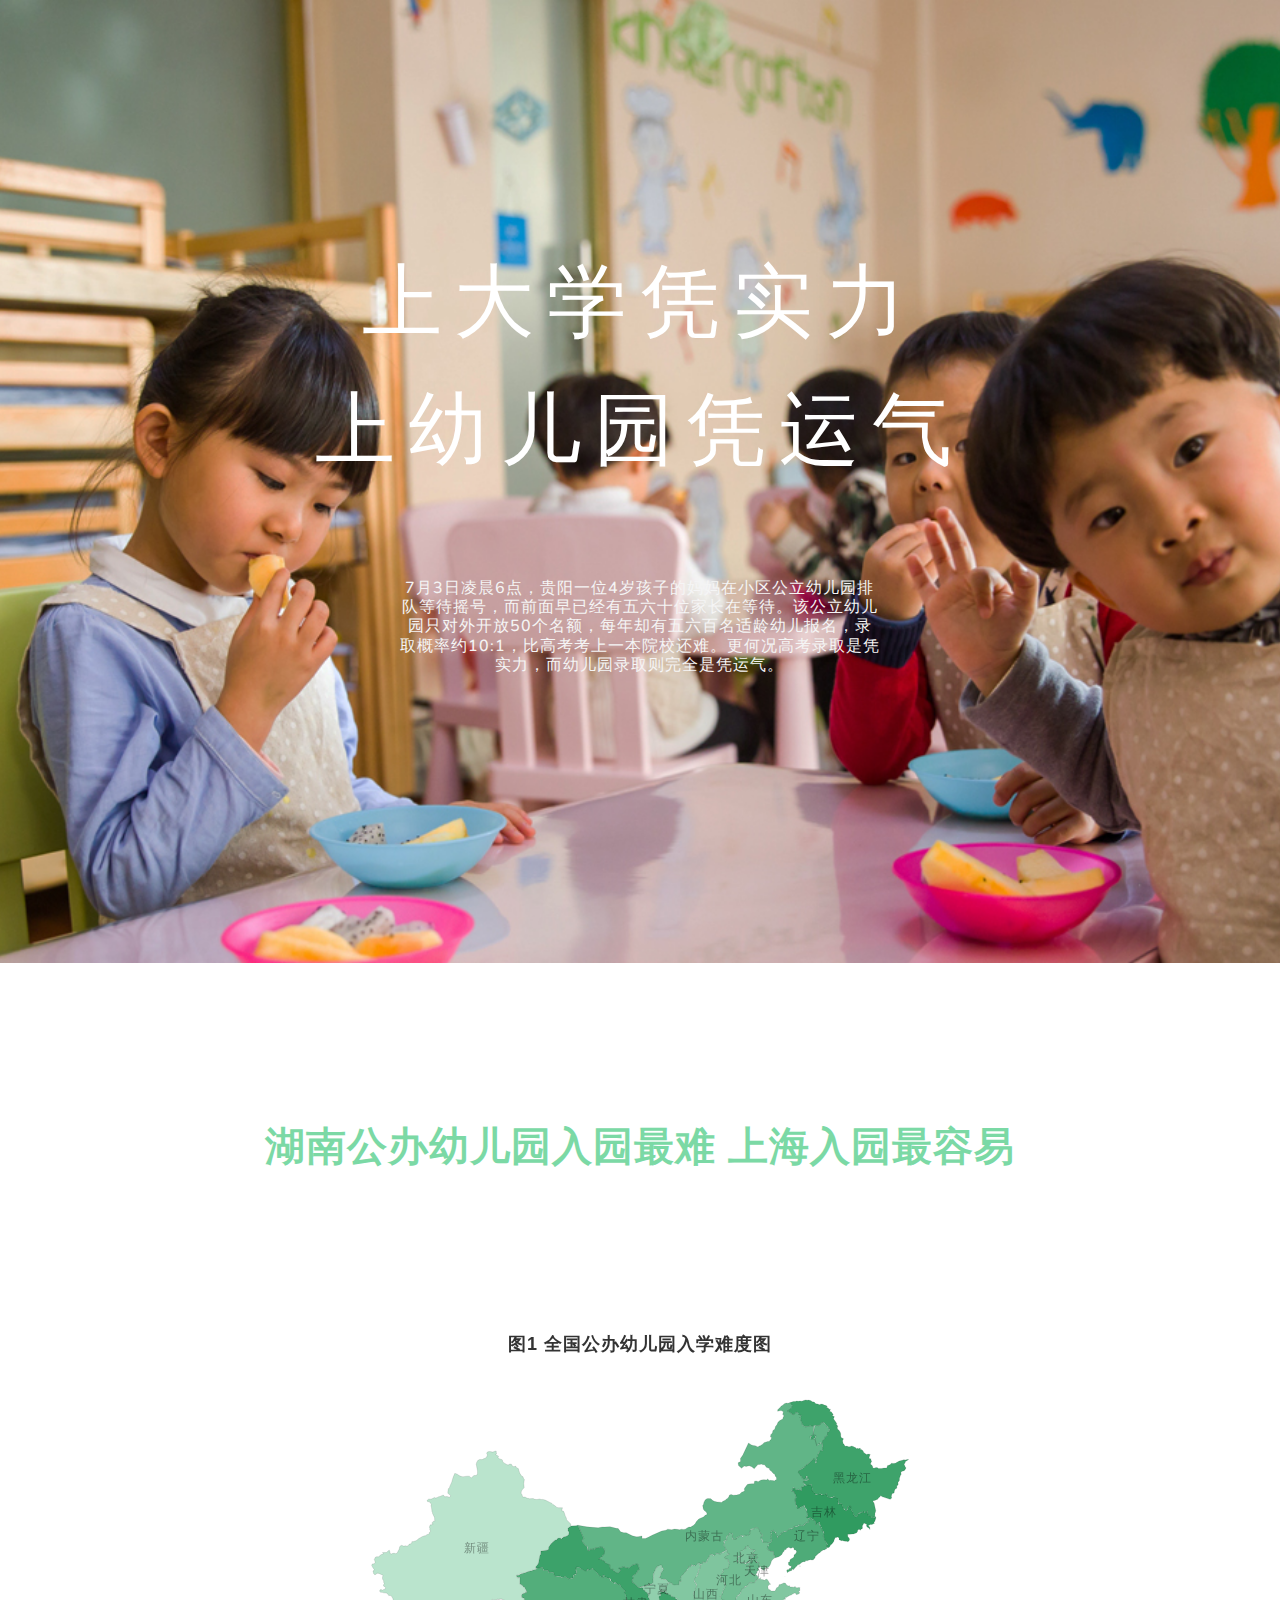
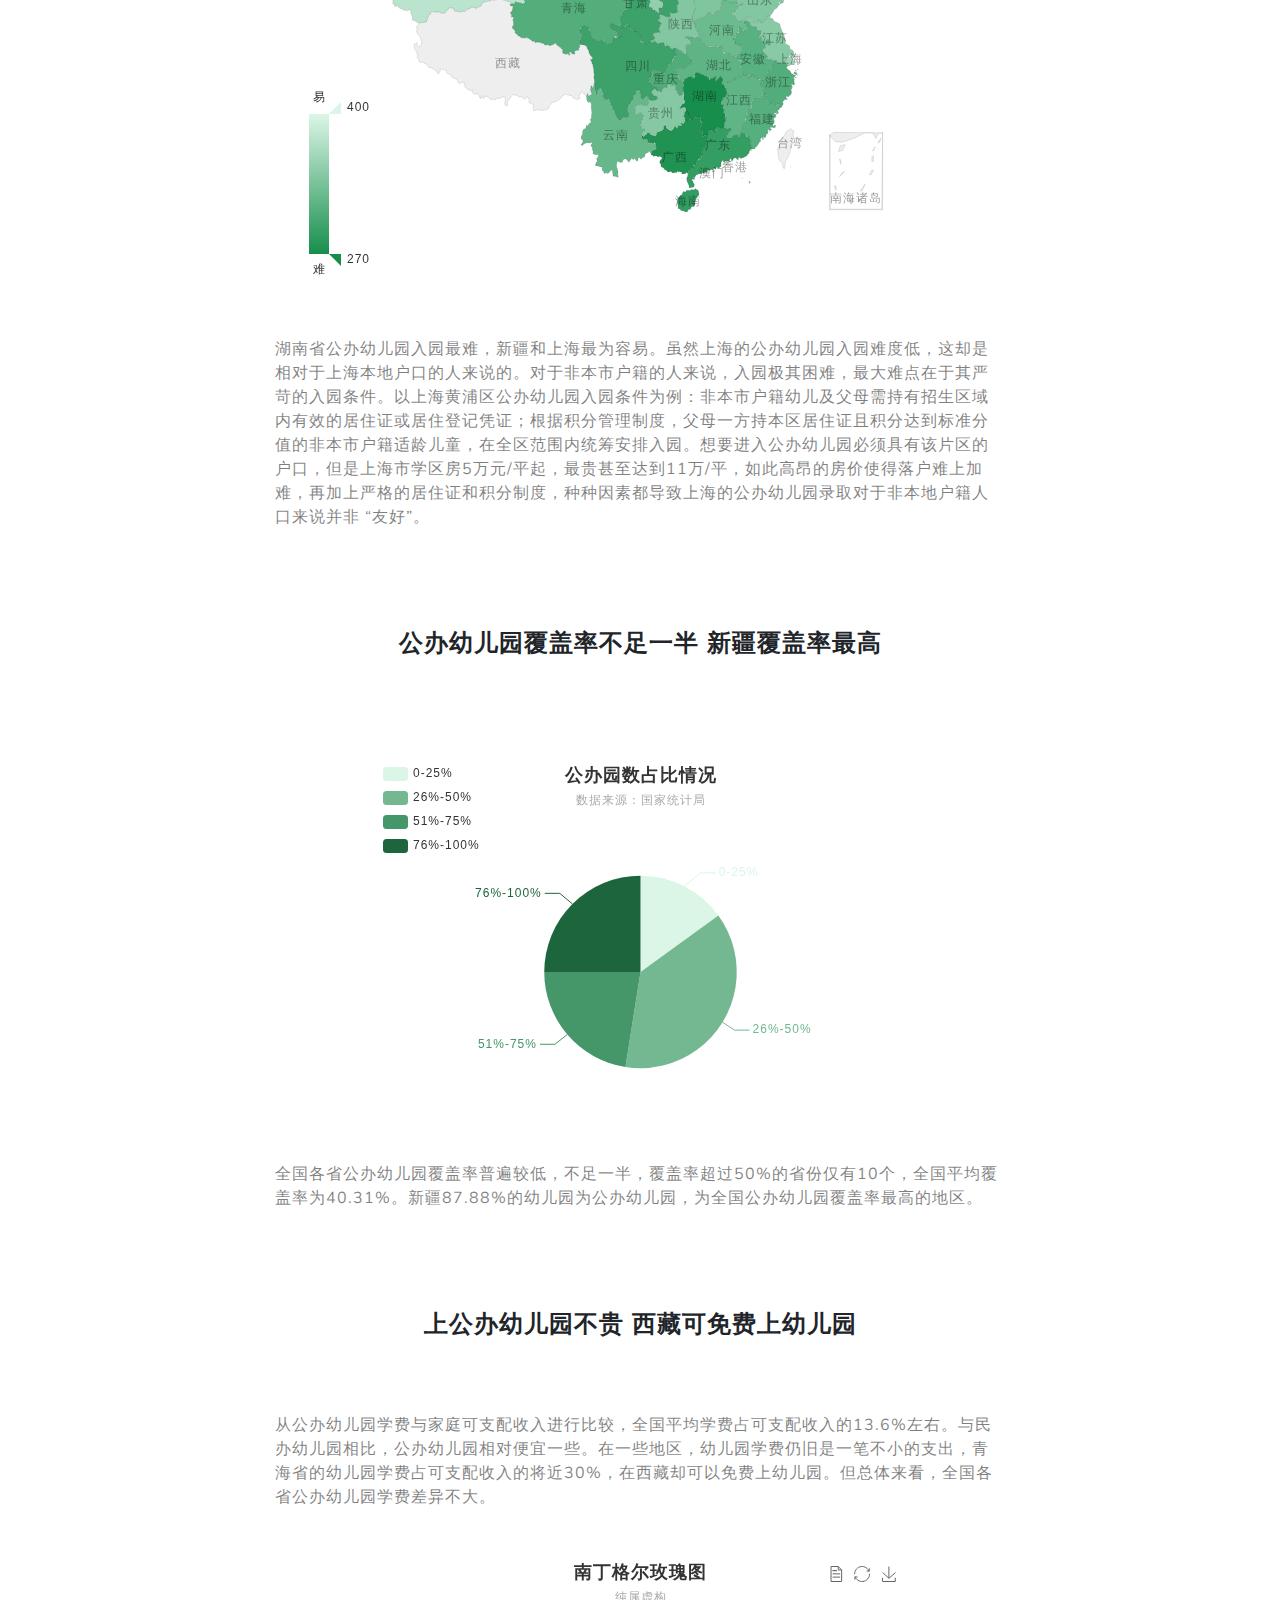
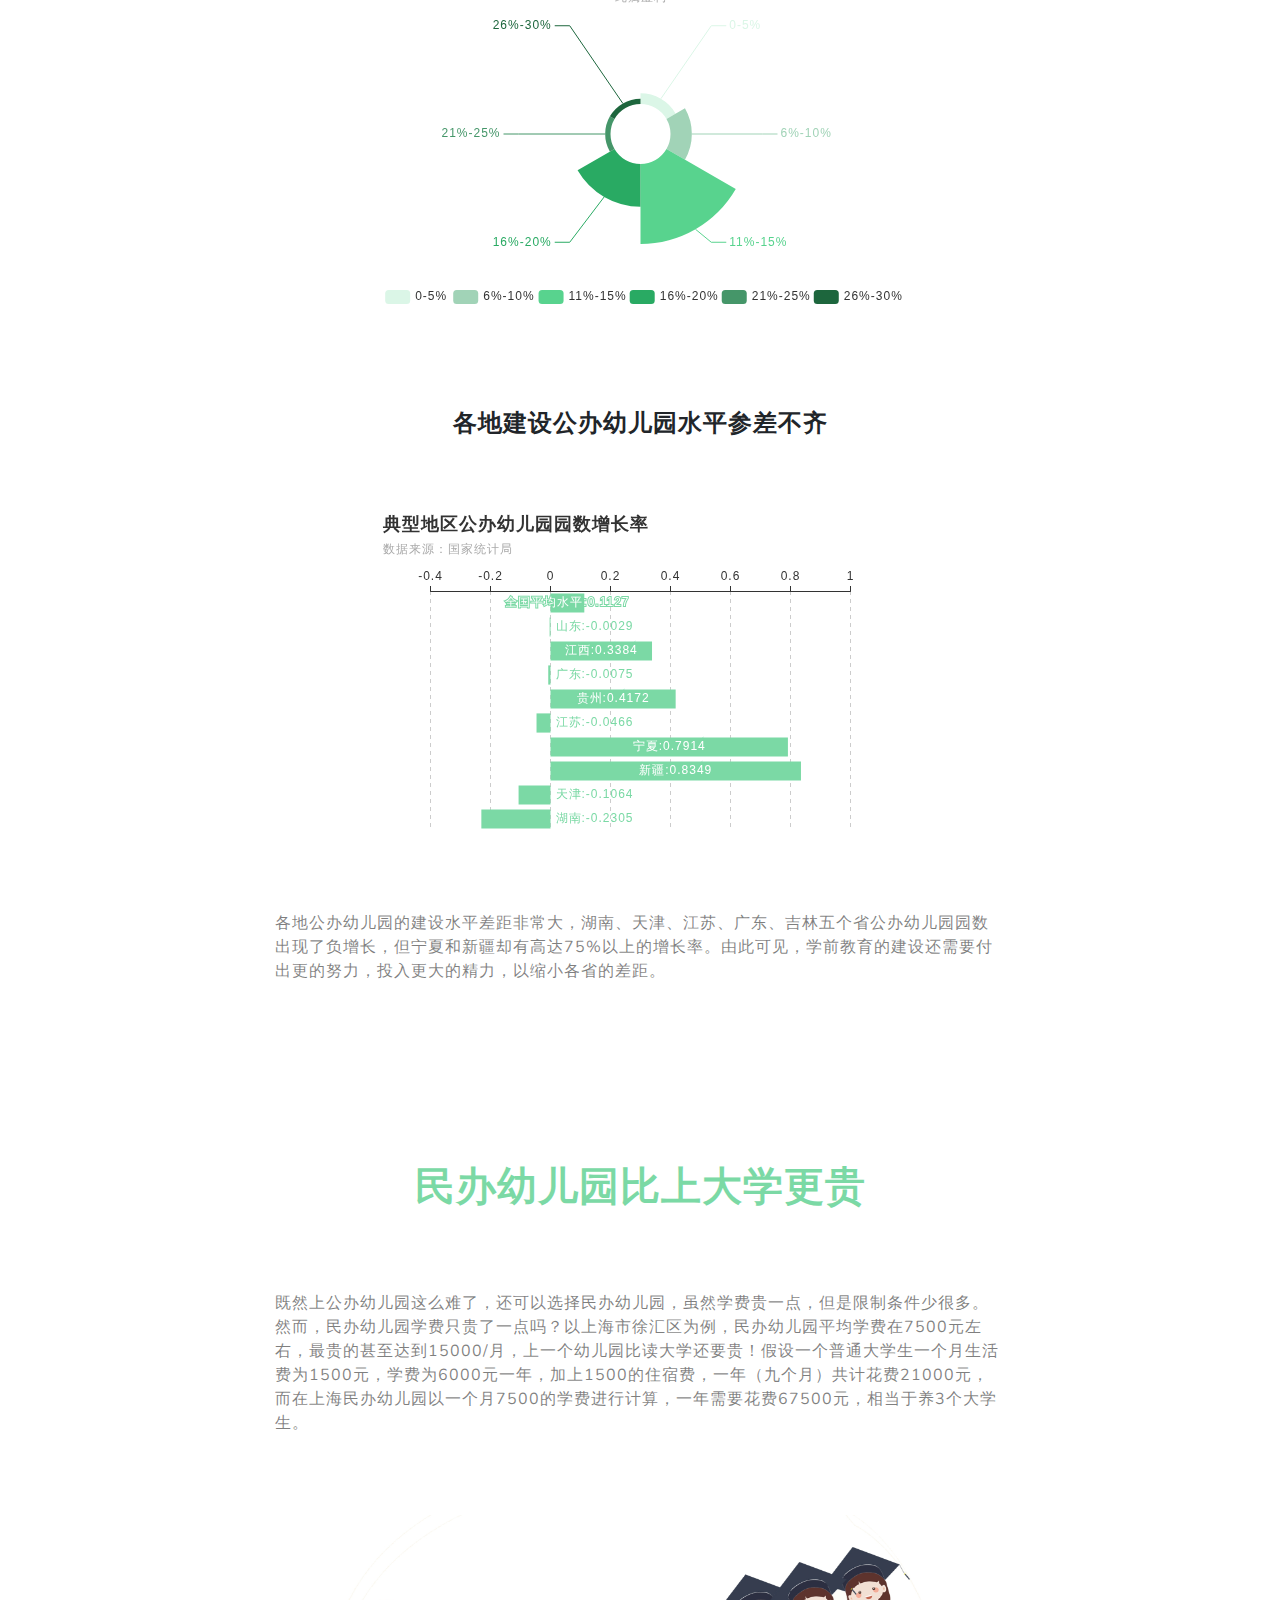
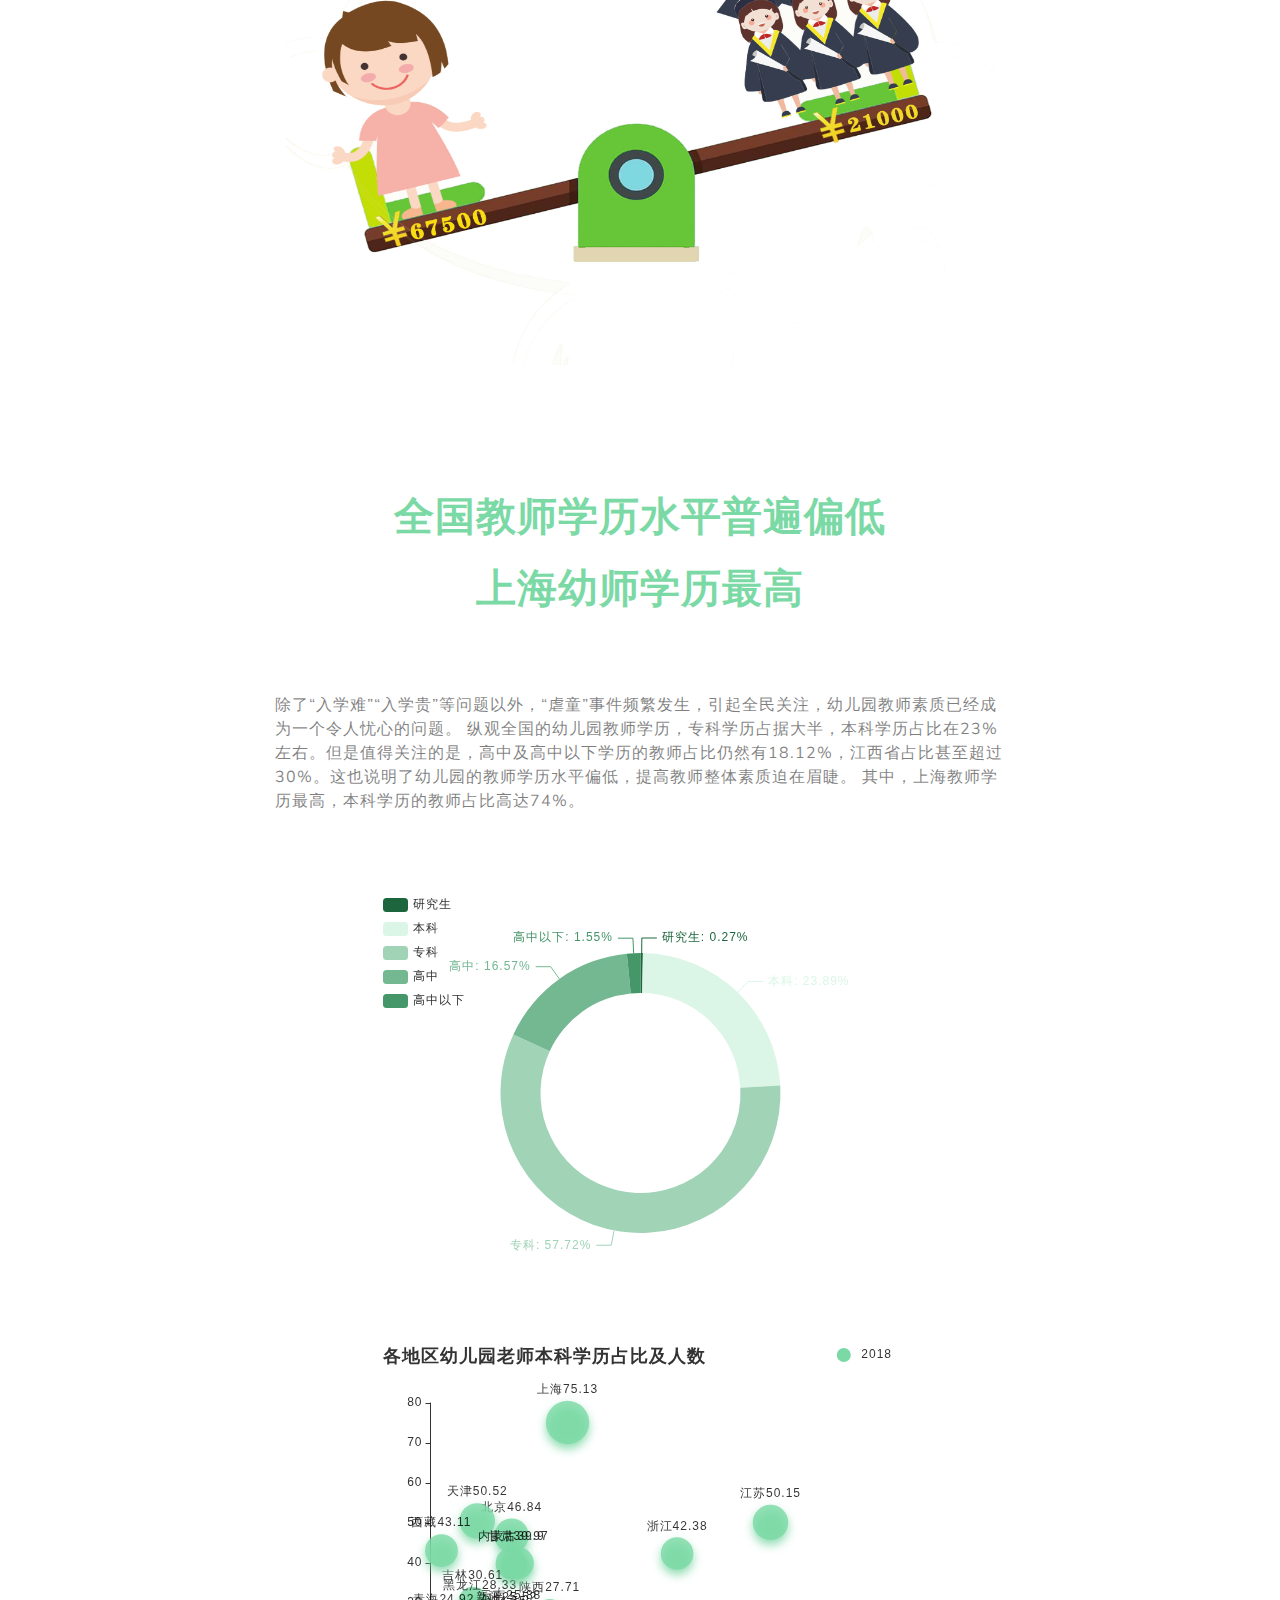
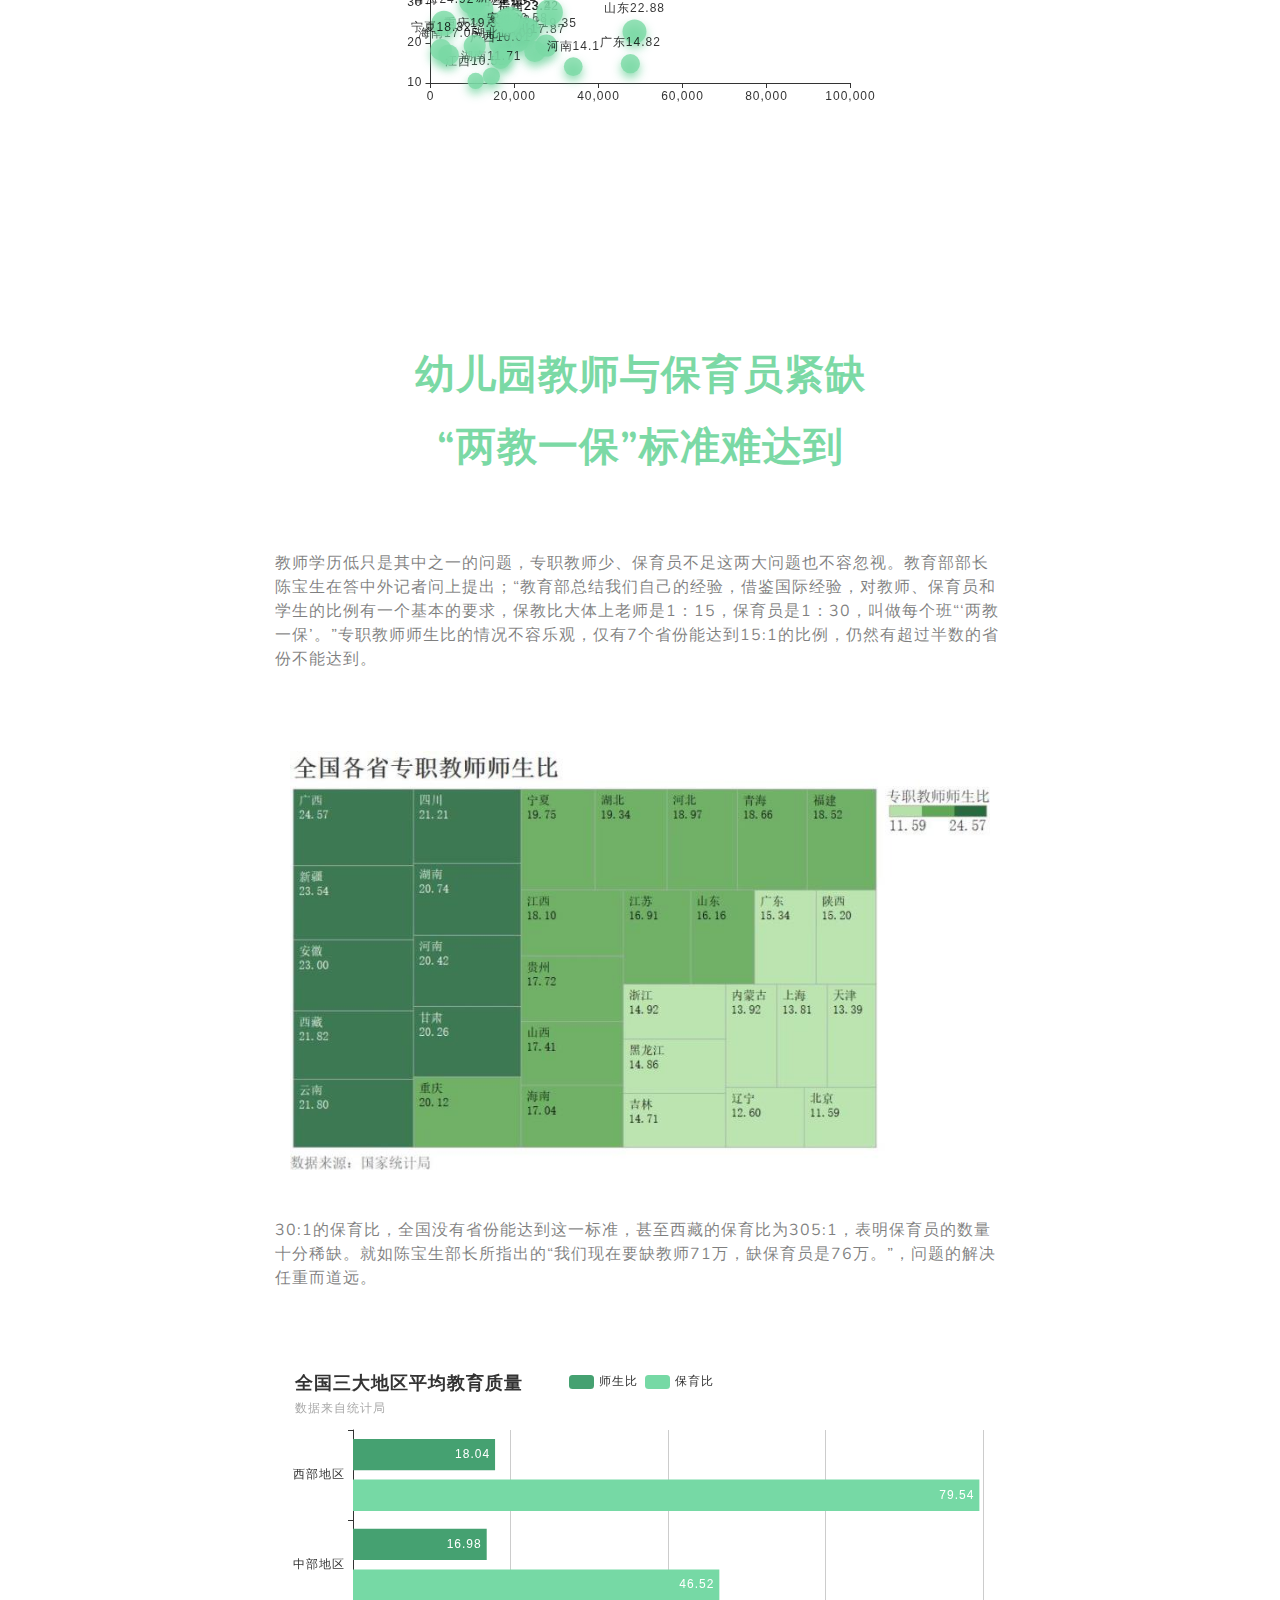
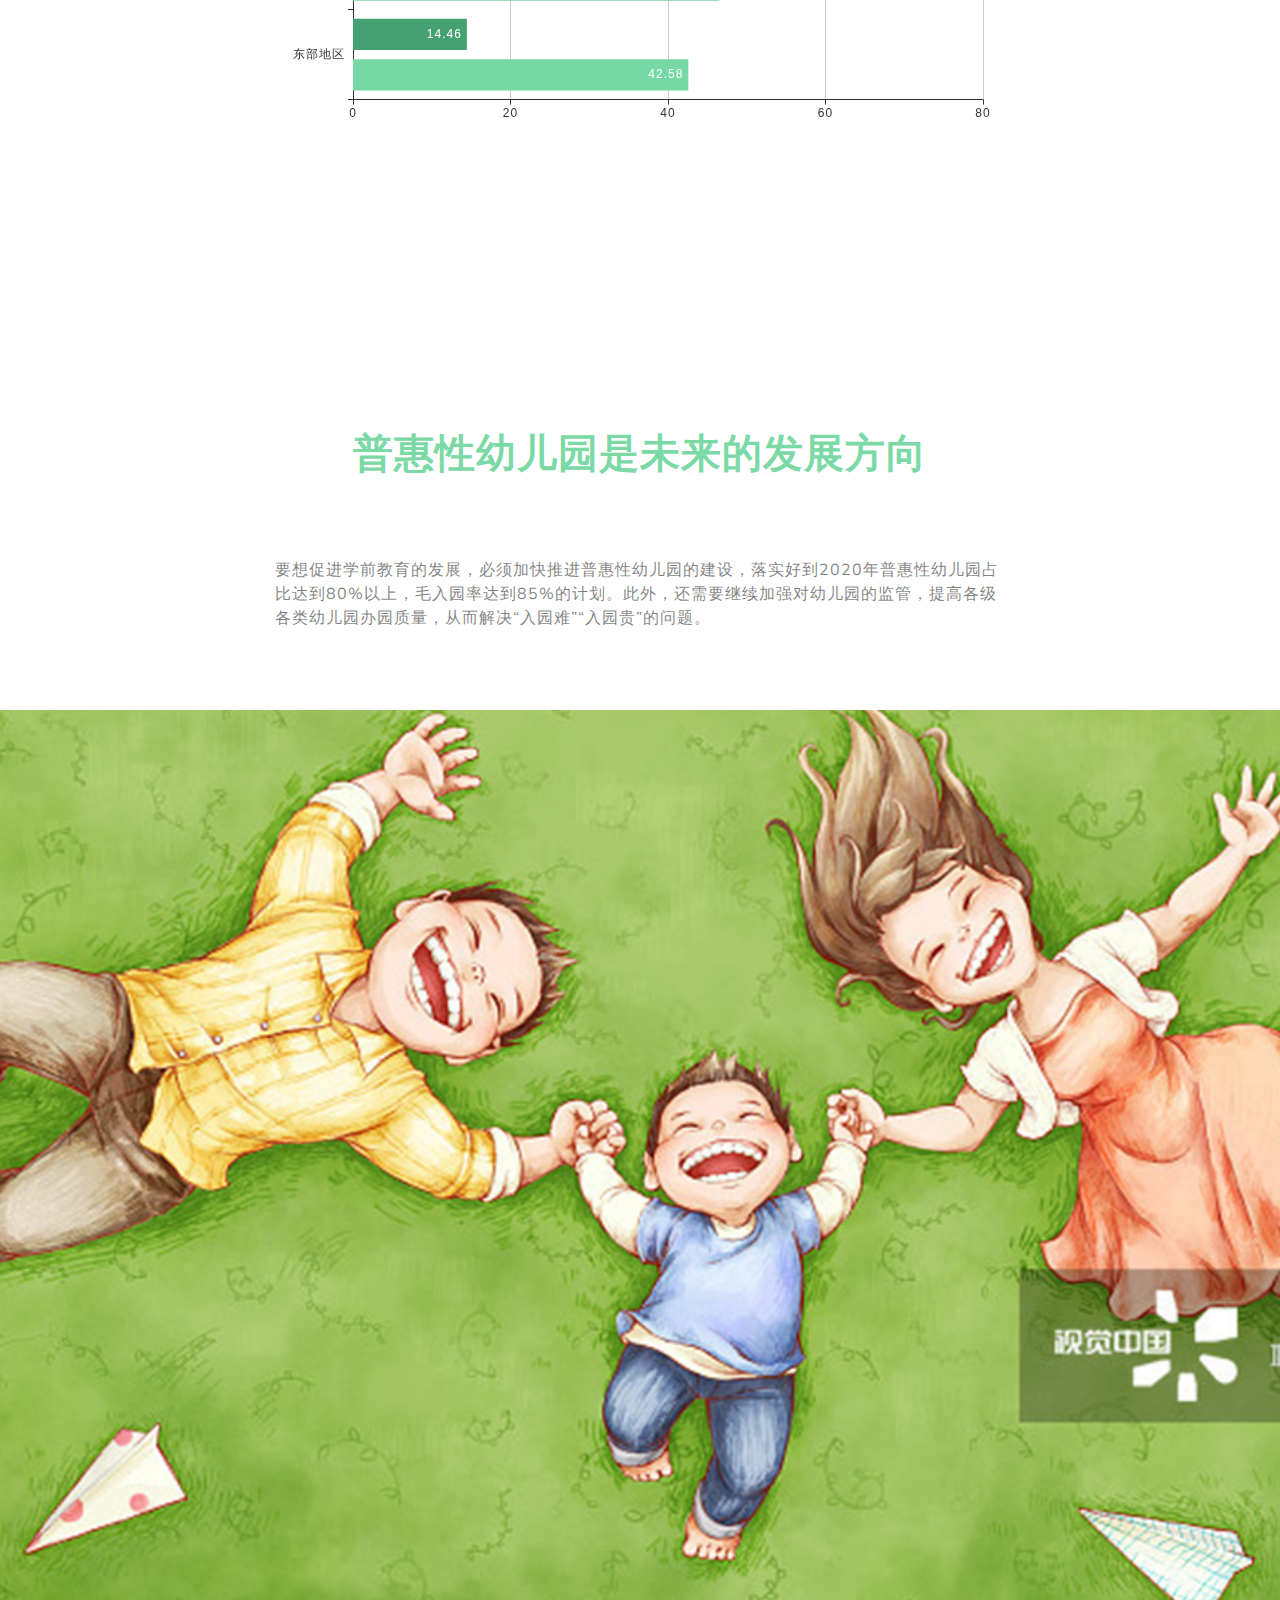
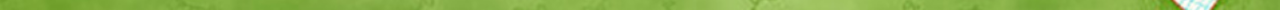
<file: startbootstrap-grayscale-gh-pages/datajournalism/index1.html>
<!DOCTYPE html>
<html lang="en">

<head>

    <meta charset="utf-8">
    <meta name="viewport" content="width=device-width, initial-scale=1, shrink-to-fit=no">
    <meta name="description" content="">
    <meta name="author" content="">

    <title>入园难难于上青天</title>

    <!-- Bootstrap core CSS -->
    <link href="vendor/bootstrap/css/bootstrap.min.css" rel="stylesheet">

    <!-- Custom fonts for this template -->
    <link href="vendor/fontawesome-free/css/all.min.css" rel="stylesheet">
    <link href="https://fonts.googleapis.com/css?family=Varela+Round" rel="stylesheet">
    <link href="https://fonts.googleapis.com/css?family=Nunito:200,200i,300,300i,400,400i,600,600i,700,700i,800,800i,900,900i" rel="stylesheet">
    <script src="echarts.min.js"></script>
    <script src="lib/esl.js"></script>
    <script src="lib/config.js"></script>
    <script src="lib/jquery.min.js"></script>
    <script src="lib/facePrint.js"></script>
    <!-- Custom styles for this template -->
    <link href="css/grayscale.min.css" rel="stylesheet">

</head>

<body id="page-top">
    <!-- Header -->
    <header class="masthead1">
        <div class="container d-flex h-100 align-items-center">
            <div class="mx-auto text-center">
                <h1 class="mx-auto my-0 text-uppercase">上大学凭实力</h1>
                <h1 class="mx-auto my-0 text-uppercase">上幼儿园凭运气</h1>
                <h2 class="text-white-50 mx-auto mt-2 mb-5">7月3日凌晨6点，贵阳一位4岁孩子的妈妈在小区公立幼儿园排队等待摇号，而前面早已经有五六十位家长在等待。该公立幼儿园只对外开放50个名额，每年却有五六百名适龄幼儿报名，录取概率约10:1，比高考考上一本院校还难。更何况高考录取是凭实力，而幼儿园录取则完全是凭运气。</h2>
                <!--<a href="#about" class="btn btn-primary js-scroll-trigger">开始阅读</a>-->
            </div>
        </div>
    </header>

    <header class="masthead" style="text-align: center;">
        <h4 class="text-black mb-4" style="margin: 10rem auto 10rem; color: #7bd9a5;font-size: 2.5rem;"><b>湖南公办幼儿园入园最难 上海入园最容易</b></h4>
        <div id="main" style="width: 672px;height:550px; margin: 10rem auto 0.5rem;"></div>
        <script type="text/javascript">
            var myChart = echarts.init(document.getElementById('main'));
            var v_data = [{
                name: '安徽',
                value: 313.437502,
                a: '38.42%',
                b: '38.98%',
                c: '13.72%'
            }, {
                name: '北京',
                value: 336.9095932,
                a: '58.60%',
                b: '63.98%',
                c: '14.26%'
            }, {
                name: '福建',
                value: 311.6607023,
                a: '30.36%',
                b: '46.00%',
                c: '14.38%'
            }, {
                name: '甘肃',
                value: 294.8192949,
                a: '28.00%',
                b: '28.00%',
                c: '17.99%'
            }, {
                name: '广东',
                value: 288.6568605,
                a: '27.21%',
                b: '27.21%',
                c: '18.09%'
            }, {
                name: '广西',
                value: 275.7945815,
                a: '15.38%',
                b: '15.38%',
                c: '18.09%'
            }, {
                name: '贵州',
                value: 342.652898,
                a: '51.93%',
                b: '51.93%',
                c: '14.37%'
            }, {
                name: '海南',
                value: 288.1272556,
                a: '16.34%',
                b: '23.55%',
                c: '19.95%'
            }, {
                name: '河北',
                value: 329.4526992,
                a: '52.78%',
                b: '53.36%',
                c: '13.13%'
            }, {
                name: '河南',
                value: 325.9109441,
                a: '61.29%',
                b: '32.40%',
                c: '11.90%'
            }, {
                name: '黑龙江',
                value: 295.8906269,
                a: '26.94%',
                b: '39.28%',
                c: '18.67%'
            }, {
                name: '湖北',
                value: 317.3943423,
                a: '42.60%',
                b: '42.60%',
                c: '15.15%'
            }, {
                name: '湖南',
                value: 270.3026543,
                a: '12.22%',
                b: '26.21%',
                c: '18.18%'
            }, {
                name: '吉林',
                value: 286.4307239,
                a: '19.86%',
                b: '38.33%',
                c: '21.06%'
            }, {
                name: '江苏',
                value: 345.1717621,
                a: '60.96%',
                b: '66.65%',
                c: '10.28%'
            }, {
                name: '江西',
                value: 318.4075523,
                a: '29.23%',
                b: '28.27%',
                c: '10.89%'
            }, {
                name: '辽宁',
                value: 306.5536534,
                a: '29.23%',
                b: '36.58%',
                c: '12.50%'
            }, {
                name: '内蒙古',
                value: 319.2353935,
                a: '34.02%',
                b: '48.77%',
                c: '12.59%'
            }, {
                name: '宁夏',
                value: 351.2301888,
                a: '44.07%',
                b: '42.17%',
                c: '12.55%'
            }, {
                name: '青海',
                value: 309.5803357,
                a: '64.27%',
                b: '51.49%',
                c: '27.38%'
            }, {
                name: '山东',
                value: 341.0814788,
                a: '57.56%',
                b: '56.21%',
                c: '8.91%'
            }, {
                name: '山西',
                value: 338.9797681,
                a: '57.89%',
                b: '56.66%',
                c: '10.87%'
            }, {
                name: '陕西',
                value: 341.1413117,
                a: '48.87%',
                b: '43.41%',
                c: '3.78%'
            }, {
                name: '上海',
                value: 356.3861654,
                a: '62.23%',
                b: '69.67%',
                c: '7.12%'
            }, {
                name: '四川',
                value: 295.1798167,
                a: '19.94%',
                b: '42.49%',
                c: '18.95%'
            }, {
                name: '天津',
                value: 319.3356511,
                a: '38.26%',
                b: '57.42%',
                c: '12.97%'
            }, {
                name: '新疆',
                value: 377.8521537,
                a: '87.88%',
                b: '87.49%',
                c: '13.52%'
            }, {
                name: '云南',
                value: 322.2280349,
                a: '41.35%',
                b: '46.27%',
                c: '13.73%'
            }, {
                name: '浙江',
                value: 309.1924871,
                a: '27.45%',
                b: '40.19%',
                c: '7.42%'
            }, {
                name: '重庆',
                value: 307.7399038,
                a: '24.21%',
                b: '24.21%',
                c: '9.94%'
            }];

            require([
                'echarts'
            ], function(echarts) {
                require(['map/js/china'], function() {
                    var chart = echarts.init(document.getElementById('main'));
                    chart.setOption({
                        title: {
                            text: '图1 全国公办幼儿园入学难度图',
                            x: 'center'
                        },
                        aria: {
                            show: true
                        },
                        tooltip: {},
                        visualMap: {
                            min: 270,
                            max: 400,
                            left: 'left',
                            top: 'bottom',
                            text: ['易', '难'],
                            seriesIndex: [0],
                            inRange: {
                                color: ['#178e4c', '#dbf6e7']
                            },
                            calculable: true
                        },
                        geo: {
                            map: 'china',
                            roam: false,
                            label: {
                                normal: {
                                    show: true,
                                    textStyle: {
                                        color: 'rgba(0,0,0,0.4)'
                                    }
                                }
                            },
                            itemStyle: {
                                normal: {
                                    borderColor: 'rgba(0, 0, 0, 0.2)'
                                },
                                emphasis: {
                                    color: null,
                                    areaColor: null,
                                    shadowOffsetX: 0,
                                    shadowOffsetY: 0,
                                    shadowBlur: 20,
                                    borderWidth: 0,
                                    shadowColor: 'rgba(0, 0, 0, 0.5)'
                                }
                            }
                        },
                        series: [{
                            name: 'categoryA',
                            type: 'map',
                            geoIndex: 0,
                            tooltip: {
                                formatter: function(params) {
                                    if (params.data != null) {
                                        return [
                                            '得分：' + params.data['value'] + '<br/>',
                                            '公办幼儿园比：' + params.data['a'] + '<br/>',
                                            '公办人数比：' + params.data['b'] + '<br/>',
                                            '收入学费比：' + params.data['c']
                                        ].join('');
                                    } else {
                                        return "数据缺失";
                                    }

                                    // return param.a;
                                }
                            },
                            data: v_data
                        }]
                    });

                    chart.on('click', function(param) {
                        alert('asdf');
                    });
                });
            });
        </script>



        <!-- About Section -->
        <section id="about" class="about-section text-center">
            <div class="container">
                <div class="row">
                    <div class="col-lg-8 mx-auto">
                        <p class="text-black-50 mb-0" style="text-align: left;">湖南省公办幼儿园入园最难，新疆和上海最为容易。虽然上海的公办幼儿园入园难度低，这却是相对于上海本地户口的人来说的。对于非本市户籍的人来说，入园极其困难，最大难点在于其严苛的入园条件。以上海黄浦区公办幼儿园入园条件为例：非本市户籍幼儿及父母需持有招生区域内有效的居住证或居住登记凭证；根据积分管理制度，父母一方持本区居住证且积分达到标准分值的非本市户籍适龄儿童，在全区范围内统筹安排入园。想要进入公办幼儿园必须具有该片区的户口，但是上海市学区房5万元/平起，最贵甚至达到11万/平，如此高昂的房价使得落户难上加难，再加上严格的居住证和积分制度，种种因素都导致上海的公办幼儿园录取对于非本地户籍人口来说并非
                            “友好”。
                        </p>
                    </div>
                </div>
            </div>
        </section>

        <!-- Projects Section -->
        <section id="projects" class="projects-section" style="padding-bottom: 100px">
            <h4 class="text-black mb-4" style="margin: 0 auto; margin-top: 100px"><b>公办幼儿园覆盖率不足一半 新疆覆盖率最高</b></h4>
            <div class="container" style="padding-top: 50px">
                <!-- 1公办幼儿园覆盖率 -->
                <div class="col-lg-6" style="margin: 0 auto; margin-top: 30px">
                    <div id="main3" style="max-width: 100%; height: 350px; text-align: center; vertical-align: middle;"></div>
                    <script type="text/javascript">
                        var myChart1 = echarts.init(document.getElementById('main3'), 'wonderland');
                        var option = {
                            title: {
                                text: '公办园数占比情况',
                                subtext: '数据来源：国家统计局',
                                x: 'center'
                            },
                            tooltip: {
                                trigger: 'item',
                                formatter: "{a} <br/>{b} : {c} ({d}%)"
                            },
                            legend: {
                                orient: 'vertical',
                                left: 'left',
                                data: ['0-25%', '26%-50%', '51%-75%', '76%-100%']
                            },
                            series: [{
                                name: '访问来源',
                                type: 'pie',
                                radius: '55%',
                                center: ['50%', '60%'],
                                data: [{
                                    name: '0-25%',
                                    value: 6
                                }, {
                                    name: '26%-50%',
                                    value: 15
                                }, {
                                    name: '51%-75%',
                                    value: 9
                                }, {
                                    name: '76%-100%',
                                    value: 10
                                }],
                                color: function(params) {
                                    var colorList = [
                                        '#dbf6e7', '#74b892', '#459669', '#1d663d'
                                    ];
                                    return colorList[params.dataIndex];
                                },
                                itemStyle: {
                                    emphasis: {
                                        shadowBlur: 10,
                                        shadowOffsetX: 0
                                    }
                                }
                            }]
                        };
                        myChart1.setOption(option);
                    </script>
                </div>
                <div class="row" style="padding-top: 50px">
                    <div class="col-lg-8 mx-auto">
                        <p class="text-black-50 mb-0" style="text-align: left;">全国各省公办幼儿园覆盖率普遍较低，不足一半，覆盖率超过50%的省份仅有10个，全国平均覆盖率为40.31%。新疆87.88%的幼儿园为公办幼儿园，为全国公办幼儿园覆盖率最高的地区。
                        </p>
                    </div>
                </div>

                <!-- 2学费与收入 -->
                <h4 class="text-black mb-4" style="margin: 0 auto; margin-top: 100px;"><b>上公办幼儿园不贵 西藏可免费上幼儿园</b></h4>
                <!--<div class="row justify-content-center no-gutters mb-5 mb-lg-0" style="width: 95%; margin: 0 auto;">-->
                <div class="row" style="padding-top: 50px">
                    <div class="col-lg-8 mx-auto">
                        <p class="text-black-50 mb-0" style="text-align: left;">从公办幼儿园学费与家庭可支配收入进行比较，全国平均学费占可支配收入的13.6%左右。与民办幼儿园相比，公办幼儿园相对便宜一些。在一些地区，幼儿园学费仍旧是一笔不小的支出，青海省的幼儿园学费占可支配收入的将近30%，在西藏却可以免费上幼儿园。但总体来看，全国各省公办幼儿园学费差异不大。
                        </p>
                    </div>
                </div>


                <div class="col-lg-6" style="margin: 0 auto; padding-top: 50px">
                    <div id="main1" style="max-width: 100%; height: 350px; text-align: center; vertical-align: middle;"></div>
                    <script type="text/javascript">
                        var myChart1 = echarts.init(document.getElementById('main1'));
                        var option = {
                            title: {
                                text: '南丁格尔玫瑰图',
                                subtext: '纯属虚构',
                                x: 'center'
                            },
                            tooltip: {
                                trigger: 'item',
                                formatter: "{a} <br/>{b} : {c} ({d}%)"
                            },
                            legend: {
                                x: 'center',
                                y: 'bottom',
                                data: ['0-5%', '6%-10%', '11%-15%', '16%-20%', '21%-25%', '26%-30%']
                            },
                            toolbox: {
                                show: true,
                                feature: {
                                    mark: {
                                        show: true
                                    },
                                    dataView: {
                                        show: true,
                                        readOnly: false
                                    },
                                    magicType: {
                                        show: true,
                                        type: ['pie', 'funnel']
                                    },
                                    restore: {
                                        show: true
                                    },
                                    saveAsImage: {
                                        show: true
                                    }
                                }
                            },
                            calculable: true,
                            series: [{
                                name: '面积模式',
                                type: 'pie',
                                radius: [30, 110],
                                center: ['50%', '50%'],
                                roseType: 'area',
                                data: [{
                                    name: '0-5%',
                                    value: 2
                                }, {
                                    name: '6%-10%',
                                    value: 4
                                }, {
                                    name: '11%-15%',
                                    value: 15
                                }, {
                                    name: '16%-20%',
                                    value: 8
                                }, {
                                    name: '21%-25%',
                                    value: 1
                                }, {
                                    name: '26%-30%',
                                    value: 1
                                }],
                                color: function(params) {
                                    var colorList = [
                                        '#dbf6e7', '#a1d3b7', '#58d38e', '#29aa63', '#459669', '#1d663d'
                                    ];
                                    return colorList[params.dataIndex];
                                },
                            }]
                        };
                        myChart1.setOption(option);
                    </script>
                </div>

                <!-- 3幼儿园增长率 -->
                <div class="col-lg-6" style="margin: 0 auto; padding-top: 100px;">
                    <h4 class="text-black mb-4" style="margin: 0 auto"><b>各地建设公办幼儿园水平参差不齐</b></h4>
                    <div id="main2" style="max-width: 100%; height: 400px; text-align: center; vertical-align: middle; padding-top: 50px"></div>
                    <script type="text/javascript">
                        var myChart2 = echarts.init(document.getElementById('main2'));
                        var labelRight = {
                            normal: {
                                position: 'right'
                            }
                        };

                        var option = {
                            title: {
                                text: '典型地区公办幼儿园园数增长率',
                                subtext: '数据来源：国家统计局',
                            },
                            tooltip: {
                                trigger: 'axis',
                                axisPointer: { // 坐标轴指示器，坐标轴触发有效
                                    type: 'shadow' // 默认为直线，可选为：'line' | 'shadow'
                                }
                            },
                            grid: {
                                top: 80,
                                bottom: 30
                            },
                            xAxis: {
                                type: 'value',
                                position: 'top',
                                splitLine: {
                                    lineStyle: {
                                        type: 'dashed'
                                    }
                                },
                            },
                            yAxis: {
                                type: 'category',
                                axisLine: {
                                    show: false
                                },
                                axisLabel: {
                                    show: false
                                },
                                axisTick: {
                                    show: false
                                },
                                splitLine: {
                                    show: false
                                },
                                data: ['湖南', '天津', '新疆', '宁夏', '江苏', '贵州', '广东', '江西', '山东', '全国平均水平']
                            },
                            series: [{
                                name: '公办幼儿园数增长率',
                                type: 'bar',
                                stack: '总量',
                                label: {
                                    normal: {
                                        show: true,
                                        formatter: '{b}:{c}'
                                    }
                                },
                                data: [{
                                        value: -0.2305,
                                        label: labelRight
                                    }, {
                                        value: -0.1064,
                                        label: labelRight
                                    },
                                    0.8349, 0.7914, {
                                        value: -0.0466,
                                        label: labelRight
                                    },
                                    0.4172, {
                                        value: -0.0075,
                                        label: labelRight
                                    },
                                    0.3384, {
                                        value: -0.0029,
                                        label: labelRight
                                    },
                                    0.1127
                                ],
                                itemStyle: {
                                    color: "#7bd9a5"
                                }
                            }]
                        };

                        myChart2.setOption(option);
                    </script>
                </div>
                <div class="row">
                    <div class="col-lg-8 mx-auto">
                        <p class="text-black-50 mb-0" style="text-align: left; padding-top: 50px">各地公办幼儿园的建设水平差距非常大，湖南、天津、江苏、广东、吉林五个省公办幼儿园园数出现了负增长，但宁夏和新疆却有高达75%以上的增长率。由此可见，学前教育的建设还需要付出更的努力，投入更大的精力，以缩小各省的差距。</p>
                    </div>
                </div>
            </div>
        </section>


        <!-- 二民办幼儿园比上大学更贵 -->
        <section id="about" class="about-section text-center" style="padding-top: 0">
            <div class="container">
                <div class="row">
                    <div class="col-lg-8 mx-auto">
                        <h4 class="text-black mb-4" style="margin: 5rem auto 10rem; color: #7bd9a5;font-size: 2.5rem;"><b>民办幼儿园比上大学更贵</b></h4>
                        <p class="text-black-50" style="text-align: left;margin-top: 5rem;">既然上公办幼儿园这么难了，还可以选择民办幼儿园，虽然学费贵一点，但是限制条件少很多。然而，民办幼儿园学费只贵了一点吗？以上海市徐汇区为例，民办幼儿园平均学费在7500元左右，最贵的甚至达到15000/月，上一个幼儿园比读大学还要贵！假设一个普通大学生一个月生活费为1500元，学费为6000元一年，加上1500的住宿费，一年（九个月）共计花费21000元，而在上海民办幼儿园以一个月7500的学费进行计算，一年需要花费67500元，相当于养3个大学生。</p>
                    </div>
                </div>
                <img src="img/222.jpg" class="img-fluid" alt="" style="width: 708px;height:450px;">
                <!--<img src="img/ipad.png" class="img-fluid" alt="">-->
            </div>
        </section>

        <!-- About Section -->
        <section id="about" class="about-section text-center">
            <div class="container">
                <div class="row">
                    <div class="col-lg-8 mx-auto">
                        <h4 class="text-black mb-4" style="margin: 5rem auto 10rem; color: #7bd9a5;font-size: 2.5rem;"><b>全国教师学历水平普遍偏低</b></h4>
                        <h4 class="text-black mb-4" style="color: #7bd9a5;font-size: 2.5rem;margin-bottom: 5rem;"><b>上海幼师学历最高</b></h4>
                        <p class="text-black-50" style="text-align: left;margin-top: 5rem;">除了“入学难”“入学贵”等问题以外，“虐童”事件频繁发生，引起全民关注，幼儿园教师素质已经成为一个令人忧心的问题。 纵观全国的幼儿园教师学历，专科学历占据大半，本科学历占比在23%左右。但是值得关注的是，高中及高中以下学历的教师占比仍然有18.12%，江西省占比甚至超过30%。这也说明了幼儿园的教师学历水平偏低，提高教师整体素质迫在眉睫。 其中，上海教师学历最高，本科学历的教师占比高达74%。
                        </p>
                    </div>
                </div>


                <!--学历水平-->
                <div class="col-lg-6" style="margin: 0 auto">
                    <div id="main4" style="max-width: 100%; height: 400px; text-align: center; vertical-align: middle;"></div>
                    <script type="text/javascript">
                        var myChart4 = echarts.init(document.getElementById('main4'));
                        var option = {
                            tooltip: {
                                show: 'true ',
                                formatter: "{a} <br/>{b}: {c} ({d}%)"
                            },
                            legend: {
                                orient: 'vertical',
                                x: 'left',
                                data: ['研究生', '本科', '专科', '高中', '高中以下']
                            },
                            series: [{
                                name: '教师学历水平',
                                type: 'pie',
                                radius: ['50%', '70%'],
                                avoidLabelOverlap: false,
                                label: {
                                    normal: {
                                        show: true,
                                        position: 'left',
                                        formatter: "{b}: {d}%"
                                    },
                                    emphasis: {
                                        show: true,
                                        textStyle: {
                                            fontSize: '30',
                                            fontWeight: 'bold'
                                        }
                                    }
                                },
                                labelLine: {
                                    normal: {
                                        show: true
                                    }
                                },
                                data: [{
                                    value: 7852,
                                    name: '研究生'
                                }, {
                                    value: 686328,
                                    name: '本科'
                                }, {
                                    value: 1658526,
                                    name: '专科'
                                }, {
                                    value: 476148,
                                    name: '高中'
                                }, {
                                    value: 44655,
                                    name: '高中以下'
                                }],
                                color: function(params) {
                                    var colorList = [
                                        '#1d663d', '#dbf6e7', '#a1d3b7', '#74b892', '#459669'
                                    ];
                                    return colorList[params.dataIndex]
                                }
                            }]
                        };

                        myChart4.setOption(option);
                    </script>
                </div>

                <!--差全国学历图-->
                <div class="col-lg-6" style="margin: 0 auto; padding-top: 50px;">
                    <div id="main10" style="max-width: 100%; height: 400px; text-align: center; vertical-align: middle;"></div>
                    <script type="text/javascript">
                        var myChart10 = echarts.init(document.getElementById('main10'));

                        var v_data10 = [
                            [19323, 46.84, '北京'],
                            [11134, 50.52, '天津'],
                            [27588, 19.35, '河北'],
                            [15668, 24.55, '山西'],
                            [19265, 39.9, '内蒙古'],
                            [16584, 19.93, '辽宁'],
                            [10050, 30.61, '吉林'],
                            [11804, 28.33, '黑龙江'],
                            [32632, 75.13, '上海'],
                            [80959, 50.15, '江苏'],
                            [58712, 42.38, '浙江'],
                            [20703, 20.58, '安徽'],
                            [23299, 23.22, '福建'],
                            [10745, 10.51, '江西'],
                            [48567, 22.88, '山东'],
                            [33988, 14.1, '河南'],
                            [17401, 17.09, '湖北'],
                            [14506, 11.71, '湖南'],
                            [47587, 14.82, '广东'],
                            [16658, 16.01, '广西'],
                            [4302, 17.05, '海南'],
                            [10526, 19.32, '重庆'],
                            [24830, 17.87, '四川'],
                            [22536, 23.4, '贵州'],
                            [19101, 25.88, '云南'],
                            [2613, 43.11, '西藏'],
                            [28384, 27.71, '陕西'],
                            [20853, 39.97, '甘肃'],
                            [3195, 24.92, '青海'],
                            [2521, 18.32, '宁夏'],
                            [18146, 25.52, '新疆']
                        ];

                        var option = {
                            backgroundColor: '#FFFFFF',
                            title: {
                                text: '各地区幼儿园老师本科学历占比及人数'
                            },
                            legend: {
                                right: 10,
                                data: ['2018']
                            },
                            xAxis: {
                                splitLine: {
                                    show: false
                                }
                            },
                            yAxis: {
                                splitLine: {
                                    show: false
                                },
                                scale: true
                            },
                            series: [{
                                name: '2018',
                                data: v_data10,
                                type: 'scatter',
                                symbolSize: function(data) {
                                    return Math.sqrt(data[1]) * 5;
                                },
                                label: {
                                    normal: {
                                        show: true,
                                        formatter: function(param) {
                                            return param.data[2] + param.data[1];
                                        },
                                        position: 'top',
                                        color: "#000000"
                                    }
                                },
                                itemStyle: {
                                    normal: {
                                        shadowBlur: 10,
                                        shadowColor: '#76d4a0',
                                        shadowOffsetY: 5,
                                        color: "#7bd9a5"
                                    }
                                }
                            }]
                        };
                        myChart10.setOption(option);
                    </script>
                </div>
            </div>
        </section>

        <!-- 两教一保 -->
        <section id="about" class="about-section text-center">
            <div class="container">
                <div class="row">
                    <div class="col-lg-8 mx-auto">
                        <h4 class="text-black mb-4" style="margin: 10rem auto 10rem; color: #7bd9a5;font-size: 2.5rem;"><b>幼儿园教师与保育员紧缺</b></h4>
                        <h4 class="text-black mb-4" style="color: #7bd9a5;font-size: 2.5rem;"><b>“两教一保”标准难达到</b></h4>
                        <p class="text-black-50" style="text-align: left;margin-top: 5rem;">教师学历低只是其中之一的问题，专职教师少、保育员不足这两大问题也不容忽视。教育部部长陈宝生在答中外记者问上提出；“教育部总结我们自己的经验，借鉴国际经验，对教师、保育员和学生的比例有一个基本的要求，保教比大体上老师是1：15，保育员是1：30，叫做每个班“‘两教一保’。”专职教师师生比的情况不容乐观，仅有7个省份能达到15:1的比例，仍然有超过半数的省份不能达到。</p>
                    </div>
                </div>
                <img src="img/333.jpg" class="img-fluid" alt="" width="700px">
            </div>
        </section>
        <!-- About Section -->
        <section id="about" class="about-section text-center">
            <div class="container">
                <div class="row">
                    <div class="col-lg-8 mx-auto">
                        <p class="text-black-50" style="text-align: left;">30:1的保育比，全国没有省份能达到这一标准，甚至西藏的保育比为305:1，表明保育员的数量十分稀缺。就如陈宝生部长所指出的“我们现在要缺教师71万，缺保育员是76万。”，问题的解决任重而道远。</p>
                    </div>
        </section>

        <header class="masthead2" style="height: 450px">
            <div id="main5" style="width: 700px;height:437px;margin-left:auto;margin-right:auto;"></div>
            <script type="text/javascript">
                var myChart5 = echarts.init(document.getElementById('main5'));
                var option = {
                    title: {
                        text: '全国三大地区平均教育质量',
                        subtext: '数据来自统计局'
                    },
                    tooltip: {
                        trigger: 'axis',
                        axisPointer: {
                            type: 'shadow'
                        }
                    },
                    legend: {
                        data: ['师生比', '保育比']
                    },
                    grid: {
                        left: '1%',
                        right: '1%',
                        bottom: '20%',
                        containLabel: true
                    },
                    xAxis: {
                        type: 'value',
                        boundaryGap: [0, 0.005]
                    },
                    yAxis: {
                        type: 'category',
                        data: ['东部地区', '中部地区', '西部地区']
                    },
                    series: [{
                        name: '师生比',
                        type: 'bar',
                        label: {
                            normal: {
                                show: true,
                                position: 'insideRight'
                            }
                        },
                        data: [14.46, 16.98, 18.04],
                        itemStyle: {
                            color: "#45a171"
                        }
                    }, {
                        name: '保育比',
                        type: 'bar',
                        label: {
                            normal: {
                                show: true,
                                position: 'insideRight'
                            }
                        },
                        data: [42.58, 46.52, 79.54],
                        itemStyle: {
                            color: "#76d9a5"
                        }
                    }]
                };
                myChart5.setOption(option);
            </script>



        </header>

        <!-- About Section -->
        <section id="about" class="about-section text-center" style="padding-top: 50px">
            <div class="container">
                <div class="row">
                    <div class="col-lg-8 mx-auto">
                        <h4 class="text-black mb-4" style="margin: 10rem auto 10rem; color: #7bd9a5;font-size: 2.5rem;"><b>普惠性幼儿园是未来的发展方向</b></h4>
                        <!--<h4 class="text-black mb-4">普惠性幼儿园是未来的发展方向</h4>-->
                        <p class="text-black-50" style="text-align: left;margin-top: 5rem;">要想促进学前教育的发展，必须加快推进普惠性幼儿园的建设，落实好到2020年普惠性幼儿园占比达到80%以上，毛入园率达到85%的计划。此外，还需要继续加强对幼儿园的监管，提高各级各类幼儿园办园质量，从而解决“入园难”“入园贵”的问题。</p>
                    </div>
        </section>

        <!-- Signup Section -->
        <section id="signup" class="signup-section">
            <div class="container">
                <div class="row">
                </div>
            </div>
        </section>

        <!-- Footer -->
        <!--         <footer class="bg-black small text-center text-white-50">
            <div class="container">
                Copyright &copy; Your Website 2019
            </div>
        </footer>
 -->
        <!-- Bootstrap core JavaScript -->
        <script src="vendor/jquery/jquery.min.js"></script>
        <script src="vendor/bootstrap/js/bootstrap.bundle.min.js"></script>

        <!-- Plugin JavaScript -->
        <script src="vendor/jquery-easing/jquery.easing.min.js"></script>
</body>

</html>
</file>
<file: startbootstrap-grayscale-gh-pages/datajournalism/css/grayscale.min.css>
/*!
 * Start Bootstrap - Grayscale v5.0.9 (https://startbootstrap.com/template-overviews/grayscale)
 * Copyright 2013-2019 Start Bootstrap
 * Licensed under MIT (https://github.com/BlackrockDigital/startbootstrap-grayscale/blob/master/LICENSE)
 */

#mainNav {
    min-height: 56px;
    background-color: #fff
}

#mainNav .navbar-toggler {
    font-size: 80%;
    padding: .75rem;
    color: #64a19d;
    border: 1px solid #64a19d
}

#mainNav .navbar-toggler:focus {
    outline: 0
}

#mainNav .navbar-brand {
    color: #161616;
    font-weight: 700;
    padding: .9rem 0
}

#mainNav .navbar-nav .nav-item:hover {
    color: fade(white, 80%);
    outline: 0;
    background-color: transparent
}

#mainNav .navbar-nav .nav-item:active,
#mainNav .navbar-nav .nav-item:focus {
    outline: 0;
    background-color: transparent
}

@media (min-width:992px) {
    #mainNav {
        padding-top: 0;
        padding-bottom: 0;
        border-bottom: none;
        background-color: transparent;
        transition: background-color .3s ease-in-out
    }
    #mainNav .navbar-brand {
        padding: .5rem 0;
        color: rgba(255, 255, 255, .5)
    }
    #mainNav .nav-link {
        transition: none;
        padding: 2rem 1.5rem;
        color: rgba(255, 255, 255, .5)
    }
    #mainNav .nav-link:hover {
        color: rgba(255, 255, 255, .75)
    }
    #mainNav .nav-link:active {
        color: #fff
    }
    #mainNav.navbar-shrink {
        background-color: #fff
    }
    #mainNav.navbar-shrink .navbar-brand {
        color: #161616
    }
    #mainNav.navbar-shrink .nav-link {
        color: #161616;
        padding: 1.5rem 1.5rem 1.25rem;
        border-bottom: .25rem solid transparent
    }
    #mainNav.navbar-shrink .nav-link:hover {
        color: #64a19d
    }
    #mainNav.navbar-shrink .nav-link:active {
        color: #467370
    }
    #mainNav.navbar-shrink .nav-link.active {
        color: #64a19d;
        outline: 0;
        border-bottom: .25rem solid #64a19d
    }
}

.masthead {
    position: relative;
    width: 100%;
    height: auto;
    min-height: 35rem;
    padding: 15rem 0;
    /*background: linear-gradient(to bottom, rgba(22, 22, 22, .3) 0, rgba(22, 22, 22, .7) 75%, #161616 100%), url(../img/bg-masthead.jpg)
    ;*/
    background-position: center;
    background-repeat: no-repeat;
    background-attachment: scroll;
    background-size: cover
}

.masthead h1 {
    font-family: 'Varela Round';
    font-size: 2.5rem;
    line-height: 2.5rem;
    letter-spacing: .8rem;
    background: -webkit-linear-gradient(rgba(255, 255, 255, .9), rgba(255, 255, 255, 0));
    -webkit-text-fill-color: transparent;
    -webkit-background-clip: text
}

.masthead h2 {
    max-width: 20rem;
    font-size: 1rem
}

.masthead2 {
    position: relative;
    width: 100%;
    height: auto;
    /*    padding: 15rem 0;*/
    /*background: linear-gradient(to bottom, rgba(22, 22, 22, .3) 0, rgba(22, 22, 22, .7) 75%, #161616 100%), url(../img/bg-masthead.jpg)
    ;*/
    background-position: center;
    background-repeat: no-repeat;
    background-attachment: scroll;
    background-size: cover
}

.masthead2 h1 {
    font-family: 'Varela Round';
    font-size: 2.5rem;
    line-height: 2.5rem;
    letter-spacing: .8rem;
    background: -webkit-linear-gradient(rgba(255, 255, 255, .9), rgba(255, 255, 255, 0));
    -webkit-text-fill-color: transparent;
    -webkit-background-clip: text
}

.masthead2 h2 {
    max-width: 20rem;
    font-size: 1rem
}

.masthead1 {
    position: relative;
    width: 100%;
    height: auto;
    min-height: 35rem;
    padding: 15rem 0;
    background: url(../img/111.jpg);
    background-position: center;
    background-repeat: no-repeat;
    background-attachment: scroll;
    background-size: cover
}

.masthead1 h1 {
    font-family: 'Varela Round';
    font-size: 5rem;
    line-height: 8rem;
    letter-spacing: .8rem;
    /*background: -webkit-linear-gradient(rgba(255, 255, 255, .9), rgba(255, 255, 255, 0));*/
    -webkit-text-fill-color: #FFFFFF;
    -webkit-background-clip: text
}

.masthead1 h2 {
    max-width: 30rem;
    font-size: 1rem;
    padding-top: 75px;
    -webkit-text-fill-color: #F5F5F5;
}

@media (min-width:768px) {
    .masthead h1 {
        font-size: 4rem;
        line-height: 4rem
    }
}

@media (min-width:992px) {
    .masthead {
        height: 100vh;
        padding: 0
    }
    .masthead h1 {
        font-size: 6.5rem;
        line-height: 6.5rem;
        letter-spacing: .8rem
    }
    .masthead h2 {
        max-width: 30rem;
        font-size: 1.25rem
    }
}

.btn {
    box-shadow: 0 .1875rem .1875rem 0 rgba(0, 0, 0, .1) !important;
    padding: 1.25rem 2rem;
    font-family: 'Varela Round';
    font-size: 80%;
    text-transform: uppercase;
    letter-spacing: .15rem;
    border: 0
}

.btn-primary {
    background-color: #64a19d
}

.btn-primary:hover {
    background-color: #4f837f
}

.btn-primary:focus {
    background-color: #4f837f;
    color: #fff
}

.btn-primary:active {
    background-color: #467370 !important
}

.about-section {
    padding-top: 3rem;
    /* background: linear-gradient(to bottom, #161616 0, rgba(22, 22, 22, .9) 75%, rgba(22, 22, 22, .8) 100%)*/
}

.about-section p {
    margin-bottom: 5rem
}

.about-section1 {
    padding-top: 16rem;
}

.about-section1 p {
    margin-bottom: 14rem;
}

.projects-section {
    padding: 0rem 0
}

.projects-section .featured-text {
    padding: 2rem
}

@media (min-width:992px) {
    .projects-section .featured-text {
        padding: 0 0 0 2rem;
        border-left: .5rem solid #64a19d
    }
}

.projects-section .project-text {
    padding: 3rem;
    font-size: 90%
}

.projects-section .project-text1 {
    padding: 0 0 0 2rem;
    font-size: 90%
}

@media (min-width:992px) {
    .projects-section .project-text {
        padding: 5rem
    }
    .projects-section .project-text hr {
        border-color: #64a19d;
        border-width: .25rem;
        width: 30%
    }
}

.signup-section {
    padding: 10rem 0;
    background: url(../img/bg-signup.jpg);
    background-position: center;
    background-repeat: no-repeat;
    background-attachment: scroll;
    background-size: cover;
    height: 100%;
}

.signup-section .form-inline input {
    box-shadow: 0 .1875rem .1875rem 0 rgba(0, 0, 0, .1) !important;
    padding: 1.25rem 2rem;
    height: auto;
    font-family: 'Varela Round';
    font-size: 80%;
    text-transform: uppercase;
    letter-spacing: .15rem;
    border: 0
}

.contact-section {
    padding: 5rem 0 0
}

.contact-section .card {
    border: 0;
    border-bottom: .25rem solid #64a19d
}

.contact-section .card h4 {
    font-size: .8rem;
    font-family: 'Varela Round';
    text-transform: uppercase;
    letter-spacing: .15rem
}

.contact-section .card hr {
    border-color: #64a19d;
    border-width: .25rem;
    width: 3rem
}

.contact-section .social {
    margin-top: 5rem
}

.contact-section .social a {
    text-align: center;
    height: 3rem;
    width: 3rem;
    background: rgba(255, 255, 255, .1);
    border-radius: 100%;
    line-height: 3rem;
    color: rgba(255, 255, 255, .3)
}

.contact-section .social a:hover {
    color: rgba(255, 255, 255, .5)
}

.contact-section .social a:active {
    color: #fff
}

body {
    font-family: Nunito;
    letter-spacing: .0625em
}

a {
    color: #64a19d
}

a:focus,
a:hover {
    text-decoration: none;
    color: #3c6360
}

.bg-black {
    background-color: #161616 !important
}

.bg-primary {
    background-color: #64a19d !important
}

.text-primary {
    color: #64a19d !important
}

footer {
    padding: 5rem 0
}
</file>
<file: datajournalism/datajournalism/css/grayscale.min.css>
/*!
 * Start Bootstrap - Grayscale v5.0.9 (https://startbootstrap.com/template-overviews/grayscale)
 * Copyright 2013-2019 Start Bootstrap
 * Licensed under MIT (https://github.com/BlackrockDigital/startbootstrap-grayscale/blob/master/LICENSE)
 */

#mainNav {
    min-height: 56px;
    background-color: #fff
}

#mainNav .navbar-toggler {
    font-size: 80%;
    padding: .75rem;
    color: #64a19d;
    border: 1px solid #64a19d
}

#mainNav .navbar-toggler:focus {
    outline: 0
}

#mainNav .navbar-brand {
    color: #161616;
    font-weight: 700;
    padding: .9rem 0
}

#mainNav .navbar-nav .nav-item:hover {
    color: fade(white, 80%);
    outline: 0;
    background-color: transparent
}

#mainNav .navbar-nav .nav-item:active,
#mainNav .navbar-nav .nav-item:focus {
    outline: 0;
    background-color: transparent
}

@media (min-width:992px) {
    #mainNav {
        padding-top: 0;
        padding-bottom: 0;
        border-bottom: none;
        background-color: transparent;
        transition: background-color .3s ease-in-out
    }
    #mainNav .navbar-brand {
        padding: .5rem 0;
        color: rgba(255, 255, 255, .5)
    }
    #mainNav .nav-link {
        transition: none;
        padding: 2rem 1.5rem;
        color: rgba(255, 255, 255, .5)
    }
    #mainNav .nav-link:hover {
        color: rgba(255, 255, 255, .75)
    }
    #mainNav .nav-link:active {
        color: #fff
    }
    #mainNav.navbar-shrink {
        background-color: #fff
    }
    #mainNav.navbar-shrink .navbar-brand {
        color: #161616
    }
    #mainNav.navbar-shrink .nav-link {
        color: #161616;
        padding: 1.5rem 1.5rem 1.25rem;
        border-bottom: .25rem solid transparent
    }
    #mainNav.navbar-shrink .nav-link:hover {
        color: #64a19d
    }
    #mainNav.navbar-shrink .nav-link:active {
        color: #467370
    }
    #mainNav.navbar-shrink .nav-link.active {
        color: #64a19d;
        outline: 0;
        border-bottom: .25rem solid #64a19d
    }
}

.masthead {
    position: relative;
    width: 100%;
    height: auto;
    min-height: 35rem;
    padding: 0rem 0;
    /*background: linear-gradient(to bottom, rgba(22, 22, 22, .3) 0, rgba(22, 22, 22, .7) 75%, #161616 100%), url(../img/bg-masthead.jpg)
    ;*/
    background-position: center;
    background-repeat: no-repeat;
    background-attachment: scroll;
    background-size: cover
}

.masthead h1 {
    font-family: 'Varela Round';
    font-size: 2.5rem;
    line-height: 2.5rem;
    letter-spacing: .8rem;
    background: -webkit-linear-gradient(rgba(255, 255, 255, .9), rgba(255, 255, 255, 0));
    -webkit-text-fill-color: transparent;
    -webkit-background-clip: text
}

.masthead h2 {
    max-width: 20rem;
    font-size: 1rem
}

.masthead2 {
    position: relative;
    width: 100%;
    height: auto;
    /*    padding: 15rem 0;*/
    /*background: linear-gradient(to bottom, rgba(22, 22, 22, .3) 0, rgba(22, 22, 22, .7) 75%, #161616 100%), url(../img/bg-masthead.jpg)
    ;*/
    background-position: center;
    background-repeat: no-repeat;
    background-attachment: scroll;
    background-size: cover
}

.masthead2 h1 {
    font-family: 'Varela Round';
    font-size: 2.5rem;
    line-height: 2.5rem;
    letter-spacing: .8rem;
    background: -webkit-linear-gradient(rgba(255, 255, 255, .9), rgba(255, 255, 255, 0));
    -webkit-text-fill-color: transparent;
    -webkit-background-clip: text
}

.masthead2 h2 {
    max-width: 20rem;
    font-size: 1rem
}

.masthead3 {
    position: relative;
    width: 100%;
    height: 600px;
    min-height: 35rem;
    padding: 15rem 0;
    background: url(../img/111.jpg);
    background-position: center;
    background-repeat: no-repeat;
    background-attachment: scroll;
    background-size: cover
}

.masthead1 {
    position: relative;
    width: 100%;
    height: 600px;
    min-height: 35rem;
    padding: 15rem 0;
    background: url(../img/111.jpg);
    background-position: center;
    background-repeat: no-repeat;
    background-attachment: scroll;
    background-size: cover
}

.masthead1 h1 {
    font-family: 'Varela Round';
    font-size: 4.5rem;
    line-height: 8rem;
    letter-spacing: .8rem;
    /*background: -webkit-linear-gradient(rgba(255, 255, 255, .9), rgba(255, 255, 255, 0));*/
    -webkit-text-fill-color: #1f89ff;
    ;
    -webkit-background-clip: text
}

.masthead1 h2 {
    max-width: 30rem;
    font-size: 1rem;
    /*padding-top: 50px;*/
    -webkit-text-fill-color: #1f89ff;
}


/*
@media (min-width:768px) {
    .masthead1 h1 {
        font-size: 4rem;
        line-height: 4rem
    }
}

@media (min-width:992px) {
    .masthead1 {
        height: 100vh;
        padding: 0
    }
    .masthead1 h1 {
        font-size: 6.5rem;
        line-height: 6.5rem;
        letter-spacing: .8rem
    }
    .masthead1 h2 {
        max-width: 30rem;
        font-size: 1.25rem
    }
}
*/

.btn {
    box-shadow: 0 .1875rem .1875rem 0 rgba(0, 0, 0, .1) !important;
    padding: 1.25rem 2rem;
    font-family: 'Varela Round';
    font-size: 80%;
    text-transform: uppercase;
    letter-spacing: .15rem;
    border: 0
}

.btn-primary {
    background-color: #64a19d
}

.btn-primary:hover {
    background-color: #4f837f
}

.btn-primary:focus {
    background-color: #4f837f;
    color: #fff
}

.btn-primary:active {
    background-color: #467370 !important
}

.about-section {
    padding-top: 0.5rem;
    /* background: linear-gradient(to bottom, #161616 0, rgba(22, 22, 22, .9) 75%, rgba(22, 22, 22, .8) 100%)*/
}

.about-section p {
    margin-bottom: 5rem
}

.about-section1 {
    padding-top: 16rem;
}

.about-section1 p {
    margin-bottom: 14rem;
}

.projects-section {
    padding: 0rem 0
}

.projects-section .featured-text {
    padding: 2rem
}

@media (min-width:992px) {
    .projects-section .featured-text {
        padding: 0 0 0 2rem;
        border-left: .5rem solid #64a19d
    }
}

.projects-section .project-text {
    padding: 3rem;
    font-size: 90%
}

.projects-section .project-text1 {
    padding: 0 0 0 2rem;
    font-size: 90%
}

@media (min-width:992px) {
    .projects-section .project-text {
        padding: 5rem
    }
    .projects-section .project-text hr {
        border-color: #64a19d;
        border-width: .25rem;
        width: 30%
    }
}

.signup-section {
    padding: 2rem 0;
    background: url(../img/bg-signup.jpg);
    background-position: center;
    background-repeat: no-repeat;
    background-attachment: scroll;
    background-size: cover;
    height: 100%;
}

.signup-section .form-inline input {
    box-shadow: 0 .1875rem .1875rem 0 rgba(0, 0, 0, .1) !important;
    padding: 1.25rem 2rem;
    height: auto;
    font-family: 'Varela Round';
    font-size: 80%;
    text-transform: uppercase;
    letter-spacing: .15rem;
    border: 0
}

.contact-section {
    padding: 5rem 0 0
}

.contact-section .card {
    border: 0;
    border-bottom: .25rem solid #64a19d
}

.contact-section .card h4 {
    font-size: .8rem;
    font-family: 'Varela Round';
    text-transform: uppercase;
    letter-spacing: .15rem
}

.contact-section .card hr {
    border-color: #64a19d;
    border-width: .25rem;
    width: 3rem
}

.contact-section .social {
    margin-top: 5rem
}

.contact-section .social a {
    text-align: center;
    height: 3rem;
    width: 3rem;
    background: rgba(255, 255, 255, .1);
    border-radius: 100%;
    line-height: 3rem;
    color: rgba(255, 255, 255, .3)
}

.contact-section .social a:hover {
    color: rgba(255, 255, 255, .5)
}

.contact-section .social a:active {
    color: #fff
}

body {
    font-family: Nunito;
    letter-spacing: .0625em
}

a {
    color: #64a19d
}

a:focus,
a:hover {
    text-decoration: none;
    color: #3c6360
}

.bg-black {
    background-color: #161616 !important
}

.bg-primary {
    background-color: #64a19d !important
}

.text-primary {
    color: #64a19d !important
}

footer {
    padding: 5rem 0
}
</file>
